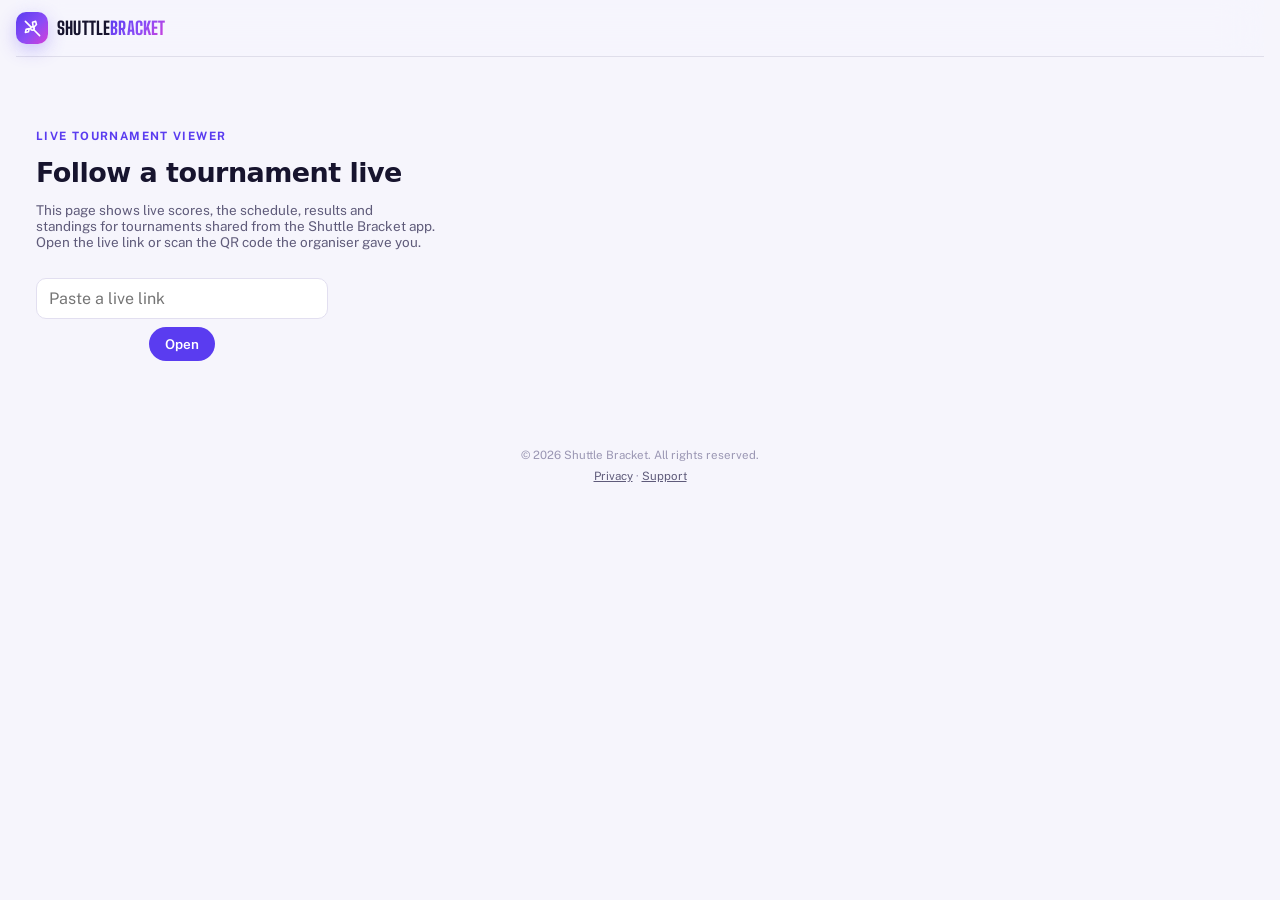
<file: index.html>
<!DOCTYPE html>
<!-- Shuttle Bracket live tournament viewer. Copyright (c) 2026 Ashik Ali Ebrahim Kadher Shahul. All rights reserved. Not open source: no permission is granted to copy, modify or redistribute this code. -->
<html lang="en">
<head>
<meta charset="UTF-8">
<meta name="sb-build" content="0de48be0ba5d">
<meta name="viewport" content="width=device-width, initial-scale=1, viewport-fit=cover">
<title>Shuttle Bracket</title>
<meta name="description" content="Badminton tournament management: registrations, seeded draws, live scoring, scheduling and rankings.">
<link rel="preconnect" href="https://fonts.googleapis.com">
<link rel="stylesheet" href="https://fonts.googleapis.com/css2?family=Big+Shoulders+Display:wght@600;700;800&family=Public+Sans:wght@400;500;600;700&family=JetBrains+Mono:wght@500;600&display=swap">
<style> :root{--bg:#f6f5fc;--surface:#ffffff;--surface-2:#eeecf8;--border:#e2dff0;--ink:#17142e;--muted:#5f5b7a;--faint:#9a96b3;--court:#5a3cf0;--court-ink:#ffffff;--court-soft:#ece8ff;--accent2:#d43fd8;--grad:linear-gradient(135deg,#5a3cf0 0%,#8b4cf6 55%,#d43fd8 100%);--gold:#f2643b;--gold-soft:#ffece5;--danger:#d92d5c;--danger-soft:#fde7ee;--win:#12a37f;--win-soft:#e1f6ef;--live:#f2643b;--shadow: 0 1px 2px rgba(35,24,90,.06), 0 10px 28px rgba(35,24,90,.08);--glow: 0 6px 18px rgba(90,60,240,.28);--radius: 14px;color-scheme: light;}@media (prefers-color-scheme: dark){:root:not([data-theme="light"]){--bg:#0d0b1a;--surface:#171429;--surface-2:#201c37;--border:#2d2848;--ink:#f2f0fb;--muted:#a8a3c6;--faint:#6e6990;--court:#8f7dff;--court-ink:#0d0b1a;--court-soft:#241e4a;--accent2:#ec6cf0;--grad:linear-gradient(135deg,#6d52ff 0%,#9a5cf7 55%,#e052e4 100%);--gold:#ff8a5c;--gold-soft:#34201a;--danger:#ff6b90;--danger-soft:#351725;--win:#3ddbb0;--win-soft:#12302a;--shadow: 0 1px 2px rgba(0,0,0,.35), 0 10px 28px rgba(0,0,0,.4);--glow: 0 6px 20px rgba(143,125,255,.3);}}:root[data-theme="dark"]{--bg:#0d0b1a;--surface:#171429;--surface-2:#201c37;--border:#2d2848;--ink:#f2f0fb;--muted:#a8a3c6;--faint:#6e6990;--court:#8f7dff;--court-ink:#0d0b1a;--court-soft:#241e4a;--accent2:#ec6cf0;--grad:linear-gradient(135deg,#6d52ff 0%,#9a5cf7 55%,#e052e4 100%);--gold:#ff8a5c;--gold-soft:#34201a;--danger:#ff6b90;--danger-soft:#351725;--win:#3ddbb0;--win-soft:#12302a;--shadow: 0 1px 2px rgba(0,0,0,.35), 0 10px 28px rgba(0,0,0,.4);--glow: 0 6px 20px rgba(143,125,255,.3);}*{box-sizing:border-box}html{-webkit-text-size-adjust:100%}body{margin:0;background:var(--bg);color:var(--ink);font-family:"Public Sans",system-ui,-apple-system,Segoe UI,Roboto,sans-serif;-webkit-font-smoothing:antialiased;}h1,h2,h3,h4,.display{font-family:"Big Shoulders Display","Public Sans",sans-serif;font-weight:800;letter-spacing:.01em;text-transform:uppercase;text-wrap:balance;margin:0;}.mono, .score-num, .stat-num{font-family:"JetBrains Mono",ui-monospace,monospace;font-variant-numeric:tabular-nums;}a{color:inherit}button{font:inherit}input,select,textarea{font:inherit}::selection{background:var(--court);color:var(--court-ink)}::-webkit-scrollbar{width:10px;height:10px}::-webkit-scrollbar-thumb{background:var(--border);border-radius:6px}.shell{max-width:1280px;margin:0 auto;padding:0 16px 60px;}.topbar{display:flex;align-items:center;gap:10px;padding:12px 0;border-bottom:1px solid var(--border);margin-bottom:16px;flex-wrap:wrap;position:sticky;top:0;background:var(--bg);z-index:30;}.brand{display:flex;align-items:center;gap:9px;flex:none;}.brand-mark{width:32px;height:32px;border-radius:10px;background:var(--grad);color:#fff;box-shadow:var(--glow);display:flex;align-items:center;justify-content:center;flex:none;}.brand-mark svg{width:19px;height:19px;}.brand-name{font-size:18px;line-height:1;}.brand-name .accent{background:var(--grad);-webkit-background-clip:text;background-clip:text;color:transparent;}.topbar-spacer{flex:1;min-width:6px;}.topbar-group{display:flex;align-items:center;gap:6px;}.role-switch{position:relative;}.role-btn{display:flex;align-items:center;gap:6px;border:1px solid var(--border);background:var(--surface);color:var(--ink);border-radius:10px;padding:7px 10px;font-size:12.5px;font-weight:700;cursor:pointer;}.role-btn svg{width:14px;height:14px;}.role-menu{position:absolute;right:0;top:calc(100% + 6px);background:var(--surface);border:1px solid var(--border);border-radius:12px;box-shadow:var(--shadow);padding:8px;width:250px;z-index:40;display:none;}.role-menu.open{display:block;}.role-menu h4{font-size:10.5px;letter-spacing:.08em;color:var(--muted);text-transform:uppercase;font-family:inherit;font-weight:700;padding:4px 6px;}.role-opt{width:100%;text-align:left;border:none;background:transparent;padding:8px 8px;border-radius:8px;font-size:13px;font-weight:600;cursor:pointer;color:var(--ink);display:flex;align-items:center;justify-content:space-between;}.role-opt:hover{background:var(--surface-2);}.role-opt.active{background:var(--court-soft);color:var(--court);}.role-menu select{width:100%;margin-top:6px;border:1px solid var(--border);background:var(--bg);color:var(--ink);border-radius:8px;padding:8px;}.role-menu .hint{font-size:11px;color:var(--faint);padding:6px 6px 2px;}.icon-toggle-btn{position:relative;appearance:none;border:1px solid var(--border);background:var(--surface);color:var(--muted);width:34px;height:34px;border-radius:10px;display:flex;align-items:center;justify-content:center;cursor:pointer;}.icon-toggle-btn:hover{color:var(--ink);background:var(--surface-2);}.icon-toggle-btn svg{width:16px;height:16px;}.badge-dot{position:absolute;top:-3px;right:-3px;min-width:15px;height:15px;padding:0 3px;border-radius:999px;background:var(--gold);color:#1a1206;font-size:9.5px;font-weight:800;display:flex;align-items:center;justify-content:center;}.theme-toggle{display:flex;gap:2px;background:var(--surface-2);border:1px solid var(--border);border-radius:999px;padding:2px;}.theme-toggle button{border:none;background:transparent;color:var(--muted);width:28px;height:28px;border-radius:999px;cursor:pointer;display:flex;align-items:center;justify-content:center;}.theme-toggle button.active{background:var(--surface);color:var(--ink);box-shadow:var(--shadow);}.theme-toggle svg{width:14px;height:14px;}.search-wrap{position:relative;}.search-box{display:flex;align-items:center;gap:6px;border:1px solid var(--border);background:var(--surface);border-radius:10px;padding:0 10px;height:34px;width:190px;}.search-box svg{width:14px;height:14px;color:var(--faint);flex:none;}.search-box input{border:none;background:none;outline:none;color:var(--ink);font-size:13px;width:100%;}.search-results{position:absolute;left:0;top:calc(100% + 6px);width:320px;max-width:80vw;background:var(--surface);border:1px solid var(--border);border-radius:12px;box-shadow:var(--shadow);max-height:60vh;overflow-y:auto;z-index:40;display:none;}.search-results.open{display:block;}.sr-group h4{font-size:10px;letter-spacing:.08em;text-transform:uppercase;color:var(--muted);padding:8px 12px 2px;font-family:inherit;font-weight:700;}.sr-item{display:block;width:100%;text-align:left;border:none;background:none;padding:8px 12px;font-size:13px;cursor:pointer;color:var(--ink);}.sr-item:hover{background:var(--surface-2);}.sr-item .sr-sub{color:var(--muted);font-size:11.5px;}.sr-empty{padding:16px 12px;color:var(--faint);font-size:12.5px;text-align:center;}.notif-panel{position:absolute;right:0;top:calc(100% + 6px);width:340px;max-width:88vw;background:var(--surface);border:1px solid var(--border);border-radius:12px;box-shadow:var(--shadow);max-height:70vh;overflow-y:auto;z-index:40;display:none;}.notif-panel.open{display:block;}.notif-head{display:flex;align-items:center;justify-content:space-between;padding:10px 12px;border-bottom:1px solid var(--border);position:sticky;top:0;background:var(--surface);}.notif-head h4{font-size:13px;font-family:inherit;font-weight:700;text-transform:none;letter-spacing:0;}.notif-item{padding:10px 12px;border-bottom:1px solid var(--border);font-size:12.5px;display:flex;gap:8px;cursor:pointer;}.notif-item:last-child{border-bottom:none;}.notif-item:hover{background:var(--surface-2);}.notif-item.unread{background:var(--court-soft);}.notif-dot{width:7px;height:7px;border-radius:50%;background:var(--court);flex:none;margin-top:5px;}.notif-item.unread .notif-dot{background:var(--gold);}.notif-item:not(.unread) .notif-dot{background:transparent;}.notif-body p{margin:0;}.notif-time{color:var(--faint);font-size:11px;}.primary-nav{display:flex;gap:4px;flex-wrap:wrap;background:var(--surface-2);padding:4px;border-radius:12px;margin-bottom:16px;}.primary-nav button{border:none;background:transparent;padding:8px 13px;border-radius:9px;font-weight:700;font-size:12px;letter-spacing:.03em;text-transform:uppercase;color:var(--muted);cursor:pointer;white-space:nowrap;}.primary-nav button.active{background:var(--surface);color:var(--court);box-shadow:var(--shadow);}.btn{appearance:none;border:1px solid var(--border);background:var(--surface);color:var(--ink);padding:9px 14px;border-radius:10px;font-weight:600;font-size:13.5px;cursor:pointer;display:inline-flex;align-items:center;gap:7px;white-space:nowrap;}.btn:hover{border-color:var(--faint);}.btn:active{transform:translateY(1px);}.btn svg{width:15px;height:15px;flex:none;}.btn-primary{background:var(--grad);border-color:transparent;color:#fff;box-shadow:var(--glow);}.btn-primary:hover{filter:brightness(1.08);}.btn-ghost{background:transparent;border-color:transparent;padding:8px 10px;}.btn-danger{color:var(--danger);}.btn-sm{padding:6px 10px;font-size:12.5px;border-radius:8px;}.btn-lg{padding:14px 18px;font-size:15px;border-radius:14px;}.btn-block{width:100%;justify-content:center;}.btn[disabled]{opacity:.45;cursor:not-allowed;}.icon-btn{appearance:none;border:1px solid transparent;background:transparent;color:var(--muted);width:30px;height:30px;border-radius:8px;display:flex;align-items:center;justify-content:center;cursor:pointer;flex:none;}.icon-btn:hover{background:var(--surface-2);color:var(--ink);}.icon-btn svg{width:16px;height:16px;}.layout{display:grid;grid-template-columns:250px minmax(0,1fr);gap:18px;align-items:start;}.layout.no-sidebar{grid-template-columns:minmax(0,1fr);}.main, .main-inner{min-width:0;}@media (max-width:860px){.layout{grid-template-columns:minmax(0,1fr);}.sidebar{order:2;position:static;}.main{order:1;}}.panel{background:var(--surface);border:1px solid var(--border);border-radius:var(--radius);box-shadow:var(--shadow);}.sidebar{padding:12px;position:sticky;top:68px;max-height:calc(100vh - 90px);overflow-y:auto;}.sidebar-head{display:flex;align-items:center;justify-content:space-between;margin-bottom:8px;padding:0 2px;}.sidebar-head h2{font-size:12.5px;margin:0;color:var(--muted);letter-spacing:.08em;}.t-list{list-style:none;margin:0;padding:0;display:flex;flex-direction:column;gap:4px;}.t-item{border-radius:10px;}.t-item button{width:100%;text-align:left;background:transparent;color:var(--ink);font:inherit;border:1px solid transparent;border-radius:10px;padding:9px 10px;cursor:pointer;display:flex;flex-direction:column;gap:2px;}.t-item button:hover{background:var(--surface-2);}.t-item.active button{background:var(--court-soft);border-color:var(--court);}.t-name{font-weight:700;font-size:13.5px;}.t-meta{font-size:11px;color:var(--muted);display:flex;gap:6px;align-items:center;flex-wrap:wrap;}.empty-note{font-size:12.5px;color:var(--faint);padding:10px 6px;}.main{min-height:400px;}.main-inner{padding:16px 18px;}.empty-hero{display:flex;flex-direction:column;align-items:flex-start;gap:14px;padding:44px 20px;}.empty-hero .kicker{color:var(--court);font-weight:700;font-size:11.5px;letter-spacing:.12em;text-transform:uppercase;}.empty-hero h2{font-size:27px;margin:0;max-width:24ch;}.empty-hero p{color:var(--muted);max-width:50ch;margin:0;font-size:13.5px;}.empty-hero .hero-actions{display:flex;gap:8px;flex-wrap:wrap;}.t-header{display:flex;align-items:flex-start;justify-content:space-between;gap:12px;margin-bottom:14px;flex-wrap:wrap;}.t-header h2{font-size:24px;margin:0 0 4px;}.t-header .t-sub{color:var(--muted);font-size:12.5px;}.t-header .t-actions{display:flex;gap:8px;flex:0 1 auto;min-width:0;flex-wrap:wrap;}.t-header.page-h > div:first-child{display:none;}.t-header.page-h{justify-content:flex-end;}.t-header.page-h:not(:has(.t-actions > *)){display:none;}.topbar-actions{display:flex;align-items:center;}.topbar-actions:empty{display:none;}.topbar-actions .t-actions{display:flex;gap:8px;flex-wrap:nowrap;}@media (min-width:701px) and (max-width:1279px){.topbar-actions .m-overflow{display:none !important;}.topbar-actions .m-more-btn.mobile-only{display:inline-flex !important;}.topbar{min-width:0;}.topbar .brand{min-width:0;}}@media (max-width:700px){.topbar{flex-wrap:nowrap;}.topbar .brand{min-width:0;}.topbar-group{margin-left:auto;}.topbar-actions .t-actions{gap:6px;}.topbar-actions .btn{width:38px;height:38px;padding:0;justify-content:center;font-size:0;gap:0;border-radius:12px;}.topbar-actions .btn.m-keep{width:auto;padding:0 11px;font-size:12.5px;gap:4px;white-space:nowrap;}.topbar-actions .btn.m-keep svg{width:16px;height:16px;}.topbar .brand-name{font-size:14px;}.topbar .brand-mark{width:34px;height:34px;}.topbar-spacer{min-width:0;}.topbar-actions .btn svg{width:18px;height:18px;}}@media (max-width:389px){.topbar .brand-name{display:none;}}.back-link{display:inline-flex;align-items:center;gap:5px;color:var(--muted);font-size:12.5px;font-weight:600;cursor:pointer;background:none;border:none;padding:4px 0;margin-bottom:8px;}.back-link:hover{color:var(--ink);}.back-link svg{width:14px;height:14px;}.tabs{display:flex;flex-wrap:wrap;gap:4px;background:var(--surface-2);padding:4px;border-radius:11px;margin-bottom:16px;width:fit-content;max-width:100%;}.tab{border:none;background:transparent;padding:8px 14px;border-radius:8px;font-weight:700;font-size:11.5px;letter-spacing:.03em;text-transform:uppercase;color:var(--muted);cursor:pointer;white-space:nowrap;}.tab.active{background:var(--surface);color:var(--court);box-shadow:var(--shadow);}.pill{display:inline-flex;align-items:center;gap:5px;padding:2px 8px;border-radius:999px;font-size:11px;font-weight:600;background:var(--surface-2);color:var(--muted);white-space:nowrap;}.pill.gold{background:var(--gold-soft);color:var(--gold);}.pill.court{background:var(--court-soft);color:var(--court);}.pill.danger{background:var(--danger-soft);color:var(--danger);}.pill.live{background:var(--gold-soft);color:var(--gold);animation:pulse 1.6s ease-in-out infinite;}@keyframes pulse{0%,100%{opacity:1}50%{opacity:.55}}.sponsor-ticker{display:flex;align-items:center;gap:10px;background:var(--surface);border:1px solid var(--border);border-radius:11px;padding:7px 12px;margin:-6px 0 16px;overflow:hidden;}.st-label{flex:none;font-size:10.5px;font-weight:800;letter-spacing:.08em;text-transform:uppercase;color:var(--court);}.st-viewport{flex:1;min-width:0;overflow:hidden;-webkit-mask-image:linear-gradient(90deg,transparent 0,#000 24px,#000 calc(100% - 24px),transparent 100%);mask-image:linear-gradient(90deg,transparent 0,#000 24px,#000 calc(100% - 24px),transparent 100%);}.st-track{display:flex;width:max-content;animation:st-scroll var(--st-dur,20s) linear infinite;}.st-run{display:flex;align-items:center;flex:none;white-space:nowrap;font-size:13px;font-weight:700;color:var(--ink);}.st-run span{padding:0 14px;}.st-run i{font-style:normal;color:var(--accent2);}.sponsor-ticker:hover .st-track{animation-play-state:paused;}@keyframes st-scroll{from{transform:translateX(0);}to{transform:translateX(-50%);}}@media (prefers-reduced-motion: reduce){.st-viewport{-webkit-mask-image:none;mask-image:none;}.st-track{animation:none;width:auto;}.st-run{flex:1 1 auto;min-width:0;white-space:normal;flex-wrap:wrap;row-gap:4px;}.st-run > i:last-child{display:none;}.st-run[aria-hidden="true"]{display:none;}}.filter-bar .btn-clear-filters{color:var(--muted);}.filter-bar .btn-clear-filters svg{width:13px;height:13px;}html{touch-action:manipulation;}.cat-grid{display:grid;grid-template-columns:repeat(auto-fill,minmax(230px,1fr));gap:12px;}.cat-card{border:1px solid var(--border);border-radius:12px;padding:14px;cursor:pointer;background:var(--surface);position:relative;transition:border-color .12s;}.cat-card:hover{border-color:var(--court);}.cat-card h3{font-size:15px;margin:0 0 6px;text-transform:none;letter-spacing:0;font-family:"Public Sans";font-weight:700;}.cat-card .cat-meta{color:var(--muted);font-size:11.5px;display:flex;gap:6px;flex-wrap:wrap;}.cat-card .cat-del{position:absolute;top:8px;right:8px;}.cat-card .cat-del + h3{padding-right:30px;}.cat-card:active{border-color:var(--court);background:var(--surface-2);}.stat-tile[data-tab]{cursor:pointer;}.stat-tile[data-tab]:active{border-color:var(--court);}@media (hover:hover) and (pointer:fine){.cat-card .cat-del{opacity:0;}.cat-card:hover .cat-del, .cat-card:focus-within .cat-del{opacity:1;}}[data-open-match], [data-open-event], [data-open-player], [data-open-tournament], [data-open-tab], [data-open-club], [data-select-tournament], [data-back-events], [data-close]{cursor:pointer;}.card{border:1px solid var(--border);border-radius:12px;padding:14px;background:var(--surface);}.card + .card{margin-top:10px;}.row{display:flex;align-items:center;gap:10px;}.row.between{justify-content:space-between;}.row.wrap{flex-wrap:wrap;}.stat-grid{display:grid;grid-template-columns:repeat(auto-fit,minmax(140px,1fr));gap:10px;margin-bottom:18px;}.stat-tile{border:1px solid var(--border);border-radius:12px;padding:12px 14px;background:var(--surface);}.stat-tile .stat-num{font-size:24px;font-weight:700;line-height:1.1;}.stat-tile .stat-label{color:var(--muted);font-size:11px;margin-top:3px;letter-spacing:.02em;}.stat-tile.accent .stat-num{background:var(--grad);-webkit-background-clip:text;background-clip:text;color:transparent;}.stat-tile.gold .stat-num{color:var(--gold);}.bar-row{display:flex;align-items:center;gap:10px;margin-bottom:8px;}.bar-row .bar-label{width:110px;flex:none;font-size:12px;color:var(--muted);}.bar-track{flex:1;height:9px;border-radius:5px;background:var(--surface-2);overflow:hidden;}.bar-fill{height:100%;background:var(--court);border-radius:5px;}.bar-row .bar-num{width:64px;flex:none;text-align:right;font-size:12px;color:var(--muted);}.ring-wrap{display:flex;align-items:center;gap:14px;}.ring-label{font-size:12px;color:var(--muted);}.ring-label strong{color:var(--ink);display:block;font-size:15px;}.section-h{display:flex;align-items:center;justify-content:space-between;gap:10px;margin:22px 0 10px;flex-wrap:wrap;}.section-h h3{font-size:16px;text-transform:none;letter-spacing:0;font-family:"Public Sans";font-weight:700;}.section-h:first-child{margin-top:0;}details.month-grp > summary, .t-month-grp > details > summary{list-style:none;cursor:pointer;-webkit-user-select:none;user-select:none;-webkit-tap-highlight-color:transparent;}details.month-grp > summary::-webkit-details-marker, .t-month-grp > details > summary::-webkit-details-marker{display:none;}.month-chev{flex:none;transition:transform .18s ease;color:var(--muted);}details[open] > summary .month-chev{transform:rotate(90deg);}.section-h.month-h{margin:6px 0;padding:8px 0;}.section-h.month-h h3{display:flex;align-items:center;gap:8px;}details.month-grp[open] > .cat-grid{margin-bottom:12px;}.month-label{display:flex;align-items:center;gap:8px;font-size:11px;font-weight:800;letter-spacing:.07em;text-transform:uppercase;color:var(--muted);padding:9px 0;margin:2px 0;}.month-label .month-n{font-weight:700;letter-spacing:0;color:var(--faint);background:var(--surface-2);border-radius:999px;padding:1px 7px;font-size:10.5px;}.t-list .t-month-grp{list-style:none;}.plan-ev{border:1px solid var(--border);border-radius:12px;padding:10px 12px;background:var(--surface);margin-bottom:8px;}.plan-ev-h{display:flex;align-items:baseline;justify-content:space-between;gap:8px;margin-bottom:8px;}.plan-ev-h .sub-txt{font-size:12px;}.plan-sels{display:grid;grid-template-columns:repeat(auto-fit, minmax(140px,1fr));gap:8px;}.plan-sel{display:flex;flex-direction:column;gap:3px;font-size:11px;font-weight:800;letter-spacing:.05em;text-transform:uppercase;color:var(--muted);}.plan-sel select{width:100%;text-transform:none;letter-spacing:0;font-weight:600;font-size:13px;}.plan-warn{display:flex;gap:6px;align-items:flex-start;color:var(--danger);font-size:12px;margin-top:8px;}.plan-warn svg, .plan-ok svg, .plan-bad svg{width:14px;height:14px;flex:none;}.plan-day{border:1px solid var(--border);border-radius:12px;padding:10px 12px;background:var(--surface);margin-bottom:8px;}.plan-day-h{display:flex;justify-content:space-between;gap:8px;align-items:baseline;margin-bottom:6px;}.plan-list{list-style:none;margin:0 0 6px;padding:0;}.plan-list li{display:flex;gap:8px;padding:5px 0;border-bottom:1px solid var(--border);font-size:13px;}.plan-list li:last-child{border-bottom:none;}.plan-list .grow{flex:1;min-width:0;font-weight:600;}.plan-day-f{display:flex;align-items:center;justify-content:space-between;gap:8px;flex-wrap:wrap;margin-top:4px;}.plan-ok, .plan-bad{display:inline-flex;align-items:center;gap:5px;font-size:12px;font-weight:700;}.plan-ok{color:var(--win);}.plan-bad{color:var(--danger);}.plan-courts{display:flex;flex-wrap:wrap;align-items:center;gap:5px;margin-top:8px;}.plan-courts-l{font-size:11px;font-weight:800;letter-spacing:.05em;text-transform:uppercase;color:var(--muted);margin-right:2px;}.plan-chip{border:1px solid var(--border);background:var(--surface-2);color:var(--ink);border-radius:999px;padding:4px 11px;font:inherit;font-size:12.5px;font-weight:700;cursor:pointer;min-width:34px;}.plan-chip.on{background:var(--court);border-color:var(--court);color:var(--court-ink);}.plan-chip:disabled{opacity:.5;cursor:default;}.plan-list .grow small{display:block;font-weight:600;color:var(--muted);font-size:11.5px;}.bd-head small.bd-evs{color:var(--court);font-weight:800;}.plan-li{display:flex;gap:8px;width:100%;}.plan-list li{flex-direction:column;}.plan-off{display:flex;align-items:center;gap:6px;flex-wrap:wrap;color:var(--danger);font-size:12px;font-weight:600;margin-top:4px;}.plan-off svg{width:14px;height:14px;flex:none;}.plan-off .btn{margin-left:auto;}.plan-free{margin:4px 0 2px;font-size:12.5px;}.plan-free > summary{cursor:pointer;color:var(--court);font-weight:700;padding:4px 0;}.plan-free-row{display:flex;gap:8px;padding:4px 0;border-top:1px solid var(--border);}.plan-free-row b{flex:none;width:64px;}.plan-free-row span{color:var(--muted);font-family:"JetBrains Mono",ui-monospace,monospace;font-size:11.5px;line-height:1.6;}.plan-day-btns{display:inline-flex;gap:6px;flex-wrap:wrap;margin-left:auto;}.plan-days-h{display:flex;align-items:center;justify-content:space-between;gap:8px;}.plan-days-h .btn{text-transform:none;letter-spacing:0;}.sch-day.planned{box-shadow:inset 0 -3px 0 var(--court);}.bd-acts{display:inline-flex;gap:6px;flex-wrap:wrap;}.t-list .t-month{display:flex;align-items:center;gap:6px;font-size:10.5px;font-weight:800;letter-spacing:.07em;text-transform:uppercase;color:var(--muted);padding:9px 10px 5px;border-radius:8px;}.t-list .t-month:hover{background:var(--surface-2);}.t-list .t-month .grow{flex:1;}.t-list .t-month .month-n{font-weight:700;letter-spacing:0;color:var(--faint);}.t-list .t-month-grp > details > .t-list{margin-bottom:6px;}.list-row{display:flex;align-items:center;gap:10px;padding:10px 12px;border:1px solid var(--border);border-radius:10px;margin-bottom:8px;background:var(--surface);flex-wrap:wrap;}.list-row .main-txt{font-weight:600;font-size:13.5px;}.list-row .sub-txt{color:var(--muted);font-size:11.5px;}.list-row .grow{flex:1;min-width:120px;}.seed-tag{display:inline-block;min-width:16px;margin-right:6px;padding:0 4px;border-radius:6px;background:var(--court-soft);color:var(--court);font-size:10.5px;font-weight:800;text-align:center;font-style:normal;}.seed-badge{width:24px;height:24px;border-radius:999px;background:var(--court-soft);color:var(--court);font-weight:700;font-size:11.5px;display:flex;align-items:center;justify-content:center;flex:none;}.avatar{width:30px;height:30px;border-radius:999px;background:var(--surface-2);color:var(--muted);font-weight:700;font-size:12px;display:flex;align-items:center;justify-content:center;flex:none;overflow:hidden;}.avatar img{width:100%;height:100%;object-fit:cover;}.draw-banner{display:flex;align-items:center;justify-content:space-between;gap:12px;padding:12px 14px;border-radius:12px;background:var(--court-soft);border:1px solid var(--court);margin-top:14px;flex-wrap:wrap;}.draw-banner p{margin:0;font-size:13px;color:var(--ink);}.draw-banner strong{color:var(--court);}.generated-note{display:flex;align-items:center;gap:8px;color:var(--court);font-weight:700;font-size:13px;padding:10px 2px;}.conflict-warn{display:flex;gap:8px;align-items:flex-start;padding:10px 12px;border-radius:10px;background:var(--danger-soft);color:var(--danger);font-size:12.5px;font-weight:600;margin-top:8px;}.conflict-warn svg{width:15px;height:15px;flex:none;margin-top:1px;}.bracket-wrap{overflow-x:auto;padding-bottom:10px;}.bracket{position:relative;display:flex;gap:36px;padding:6px 6px 20px;}.bracket-lines{position:absolute;top:0;left:0;pointer-events:none;overflow:visible;}.bracket-lines path{fill:none;stroke:var(--border);stroke-width:2;}.round-col{display:flex;flex-direction:column;justify-content:space-around;gap:14px;flex:1 1 0;min-width:150px;max-width:230px;}.round-label{text-align:center;font-size:10.5px;letter-spacing:.1em;color:var(--muted);font-weight:700;text-transform:uppercase;margin-bottom:2px;}.match-card{border:1px solid var(--border);border-radius:12px;background:var(--surface);overflow:hidden;cursor:default;}.match-card.playable, .match-card[data-open-match]{cursor:pointer;}.match-card.playable:hover{border-color:var(--court);}.m-slot{display:flex;align-items:center;justify-content:space-between;padding:7px 9px;font-size:12.5px;gap:6px;}.m-slot + .m-slot{border-top:1px solid var(--border);}.m-slot .name{font-weight:600;overflow:hidden;text-overflow:ellipsis;white-space:nowrap;}.m-slot.tbd .name{color:var(--faint);font-weight:500;font-style:italic;}.m-slot.winner .name{color:var(--court);}.m-slot .score{font-size:11.5px;color:var(--muted);flex:none;}.m-status{font-size:9.5px;text-align:center;padding:3px;letter-spacing:.08em;text-transform:uppercase;color:var(--faint);background:var(--surface-2);}.m-status.bye{color:var(--gold);}.m-status.live{color:var(--gold);font-weight:700;}.bracket-section{margin-bottom:26px;}.bracket-section h4{font-size:13px;text-transform:uppercase;letter-spacing:.08em;color:var(--muted);margin-bottom:10px;font-family:inherit;font-weight:700;}.bracket-section.wb h4{color:var(--court);}.bracket-section.lb h4{color:var(--danger);}.bracket-section.gf h4{color:var(--gold);}.group-grid{display:grid;grid-template-columns:repeat(auto-fit,minmax(280px,1fr));gap:14px;}.group-card h4{font-size:13px;text-transform:uppercase;letter-spacing:.06em;margin-bottom:8px;font-family:inherit;font-weight:700;color:var(--muted);}table.standings, table.data-table{width:100%;border-collapse:collapse;font-size:12.5px;}table.standings th, table.data-table th{text-align:left;font-size:10.5px;letter-spacing:.06em;text-transform:uppercase;color:var(--muted);padding:8px 9px;border-bottom:1px solid var(--border);white-space:nowrap;}table.standings td, table.data-table td{padding:8px 9px;border-bottom:1px solid var(--border);}table.standings td.num, table.standings th.num, table.data-table td.num, table.data-table th.num{text-align:right;}table.standings tr:last-child td, table.data-table tr:last-child td{border-bottom:none;}table.standings tr.rank-1 .rk{color:var(--gold);font-weight:800;}.table-scroll{overflow-x:auto;}.empty-tab{padding:36px 12px;text-align:center;color:var(--muted);font-size:13px;}.loading-tab{padding:36px 12px;text-align:center;color:var(--faint);font-size:13px;}.error-inline{padding:9px 12px;border-radius:9px;background:var(--danger-soft);color:var(--danger);font-size:12.5px;font-weight:600;margin:8px 0;display:flex;gap:8px;align-items:center;}.error-inline svg{width:14px;height:14px;flex:none;}.filter-bar{display:flex;gap:8px;flex-wrap:wrap;margin-bottom:14px;align-items:center;}.filter-bar select, .filter-bar input{border:1px solid var(--border);background:var(--surface);color:var(--ink);border-radius:9px;padding:7px 9px;font-size:12.5px;}.export-row{display:flex;gap:8px;flex-wrap:wrap;margin-bottom:14px;}.sched-scroll{overflow-x:auto;}table.sched-grid{border-collapse:collapse;width:100%;min-width:640px;}table.sched-grid th{background:var(--surface-2);font-size:11px;text-transform:uppercase;letter-spacing:.05em;color:var(--muted);padding:8px;border:1px solid var(--border);white-space:nowrap;}table.sched-grid td{border:1px solid var(--border);padding:5px;vertical-align:top;min-width:130px;}.sched-cell-match{border-radius:8px;background:var(--court-soft);padding:6px 7px;font-size:11px;cursor:pointer;margin-bottom:4px;}.sched-cell-match:hover{filter:brightness(0.97);}.sched-cell-match.live{background:var(--gold-soft);}.sched-time-col{font-size:11px;color:var(--muted);font-weight:700;white-space:nowrap;}.court-chip{display:inline-flex;align-items:center;gap:6px;border:1px solid var(--border);border-radius:10px;padding:8px 10px;font-size:12.5px;font-weight:600;background:var(--surface);}.court-chip.inactive{opacity:.5;}.court-chip .cc-txt{display:inline-flex;flex-direction:column;line-height:1.2;}.court-chip .cc-txt small{font-size:11px;font-weight:600;color:var(--muted);}.court-days{display:grid;grid-template-columns:repeat(auto-fill, minmax(130px,1fr));gap:6px 12px;}.bd-cell.closed{background:repeating-linear-gradient(135deg, transparent 0 6px, var(--fill) 6px 8px);color:var(--muted);cursor:default;align-items:center;justify-content:center;font-weight:600;}.bd-head small{display:block;font-size:9.5px;font-weight:600;color:var(--muted);white-space:nowrap;overflow:hidden;text-overflow:ellipsis;}.court-list{display:flex;gap:8px;flex-wrap:wrap;}.live-screen{display:flex;flex-direction:column;gap:10px;}.live-topinfo{display:flex;align-items:center;justify-content:space-between;gap:8px;flex-wrap:wrap;}.live-games-strip{display:flex;gap:6px;flex-wrap:wrap;}.live-game-chip{padding:4px 9px;border-radius:8px;background:var(--surface-2);font-size:12px;font-weight:700;}.live-court-card{display:flex;flex-direction:column;gap:12px;}.live-score-board{display:grid;grid-template-columns:1fr 1fr;gap:10px;}.live-side{border:1px solid var(--border);border-radius:16px;padding:16px 10px;text-align:center;display:flex;flex-direction:column;gap:10px;background:var(--surface);}.live-side .side-name{font-size:13px;font-weight:700;overflow:hidden;text-overflow:ellipsis;white-space:nowrap;}.live-side .side-score{font-size:64px;font-weight:800;font-family:"Big Shoulders Display";line-height:1;}.big-btn{appearance:none;border:none;border-radius:16px;background:var(--court);color:var(--court-ink);font-weight:800;font-size:17px;padding:20px 8px;cursor:pointer;width:100%;touch-action:manipulation;}.big-btn:active{filter:brightness(1.15);transform:scale(.98);}.live-controls{display:flex;gap:8px;flex-wrap:wrap;}.live-controls .btn{flex:1;min-width:100px;justify-content:center;padding:12px;}dialog{border:none;border-radius:16px;padding:0;background:var(--surface);color:var(--ink);box-shadow:0 20px 60px rgba(0,0,0,.25);width:min(480px,92vw);max-height:88vh;}dialog::backdrop{background:rgba(16,10,40,.5);backdrop-filter:blur(3px);}.dlg-head{display:flex;align-items:center;justify-content:space-between;padding:16px 18px;border-bottom:1px solid var(--border);}.dlg-head h3{font-size:16px;margin:0;text-transform:none;letter-spacing:0;font-family:"Public Sans";font-weight:700;}.dlg-body{padding:16px 18px;display:flex;flex-direction:column;gap:12px;max-height:64vh;overflow-y:auto;}.dlg-foot{display:flex;justify-content:flex-end;gap:8px;padding:14px 18px;border-top:1px solid var(--border);flex-wrap:wrap;}[hidden]{display:none !important;}.field{display:flex;flex-direction:column;gap:5px;}.field label{font-size:12px;font-weight:600;color:var(--muted);}.field input, .field select, .field textarea{border:1px solid var(--border);background:var(--bg);color:var(--ink);border-radius:9px;padding:9px 10px;font-size:14px;font-family:inherit;width:100%;}.field input:focus, .field select:focus, .field textarea:focus{outline:2px solid var(--court);outline-offset:-1px;}.field-row{display:flex;gap:10px;}.field-row .field{flex:1;min-width:0;}.date-field{position:relative;}.date-field input.date-input{padding-right:34px;cursor:pointer;background:var(--bg);width:100%;box-sizing:border-box;}.date-field .date-ic{position:absolute;right:9px;top:50%;transform:translateY(-50%);width:16px;height:16px;color:var(--muted);pointer-events:none;}.dp-popover{position:fixed;z-index:999;width:264px;background:var(--surface);border:1px solid var(--border);border-radius:12px;box-shadow:var(--shadow);padding:10px;}.dp-head{display:flex;align-items:center;justify-content:space-between;margin-bottom:6px;}.dp-month{font-weight:700;font-size:13px;}.dp-head .icon-btn{width:26px;height:26px;}.dp-dow{display:grid;grid-template-columns:repeat(7,1fr);text-align:center;font-size:10px;font-weight:700;color:var(--muted);letter-spacing:.04em;margin-bottom:2px;}.dp-grid{display:grid;grid-template-columns:repeat(7,1fr);gap:2px;}.dp-cell{height:30px;display:flex;align-items:center;justify-content:center;}.dp-empty{visibility:hidden;}button.dp-day{border:none;background:transparent;color:var(--ink);border-radius:8px;font-size:12.5px;font-family:inherit;cursor:pointer;}button.dp-day:hover{background:var(--surface-2);}button.dp-day.dp-today{font-weight:700;color:var(--court);}button.dp-day.dp-sel{background:var(--court);color:#fff;}button.dp-day:disabled{color:var(--faint);opacity:.45;cursor:default;background:transparent;}.dp-foot{display:flex;justify-content:space-between;margin-top:8px;gap:8px;}.dp-foot .btn{flex:1;}.helptext{font-size:11.5px;color:var(--faint);}.am-warn{background:color-mix(in srgb, var(--gold) 12%, transparent);color:var(--ink);border-radius:10px;padding:9px 11px;font-size:12.5px;margin-bottom:10px;}.am-final-teams{display:grid;grid-template-columns:1fr auto 1fr;gap:8px;align-items:center;margin-top:12px;}.am-final-team{display:flex;flex-direction:column;gap:6px;min-width:0;}.am-final-team select{width:100%;min-width:0;padding:9px 8px;border-radius:10px;border:1px solid var(--border);background:var(--bg);color:var(--ink);font:inherit;font-size:13px;}.am-final-lbl{font-size:11px;font-weight:700;letter-spacing:.06em;text-transform:uppercase;color:var(--muted);}.am-final-vs{font-weight:800;color:var(--muted);font-size:12px;padding-top:18px;}.am-final-card{border-radius:16px;padding:14px;background:linear-gradient(135deg, color-mix(in srgb, var(--court) 10%, var(--surface)), color-mix(in srgb, #d43fd8 8%, var(--surface)));border:1px solid color-mix(in srgb, var(--court) 22%, var(--border));margin-bottom:14px;}.am-final-card .row-h{display:flex;align-items:center;justify-content:space-between;gap:8px;margin-bottom:8px;}.am-final-btns{display:flex;flex-wrap:wrap;justify-content:flex-end;gap:6px;}.am-final-card h4{margin:0;font-size:15px;font-weight:800;}.sb-champ{display:flex;align-items:center;gap:6px;margin-top:8px;padding-top:8px;border-top:1px solid var(--border);font-size:13px;font-weight:700;color:var(--court);}.sb-champ svg{width:16px;height:16px;flex:none;}@media (max-width:420px){.am-final-teams{grid-template-columns:1fr;}.am-final-vs{padding:0;text-align:center;}}.toast-host{position:fixed;bottom:18px;left:50%;transform:translateX(-50%);display:flex;flex-direction:column;gap:8px;z-index:80;width:min(360px,92vw);align-items:center;pointer-events:none;}.toast{background:var(--ink);color:var(--bg);padding:9px 16px;border-radius:999px;font-size:12.5px;font-weight:600;box-shadow:var(--shadow);text-align:center;}.toast.error{background:var(--danger);color:#fff;}html{-webkit-text-size-adjust:100%;text-size-adjust:100%;}.t-header > div:first-child{min-width:0;}.t-header h2{overflow-wrap:anywhere;}@media (pointer:coarse){input:not([type=checkbox]):not([type=radio]):not([type=range]), select, textarea{font-size:16px !important;}}.score-summary{text-align:center;font-size:11.5px;color:var(--muted);margin:4px 0 10px;}.game-block{border:1px solid var(--border);border-radius:12px;padding:8px 12px 6px;margin-bottom:10px;background:var(--bg);}.game-block .g-label{font-size:10.5px;font-weight:800;letter-spacing:.06em;text-transform:uppercase;color:var(--muted);margin-bottom:2px;}.score-row{display:flex;align-items:center;gap:10px;padding:4px 0;}.score-row .who{flex:1;min-width:0;font-size:13.5px;font-weight:600;line-height:1.25;overflow-wrap:anywhere;}.stepper{display:flex;align-items:center;gap:6px;flex:none;}.stepper button{width:40px;height:40px;border-radius:10px;border:1px solid var(--border);background:var(--surface);color:var(--ink);font-size:20px;font-weight:700;line-height:1;cursor:pointer;touch-action:manipulation;padding:0;}.stepper button:active{background:var(--surface-2);}.score-input{width:58px;height:40px;text-align:center;font-size:18px;font-weight:700;border:1px solid var(--border);border-radius:10px;background:var(--surface);color:var(--ink);padding:0;-moz-appearance:textfield;appearance:textfield;}.score-input::-webkit-inner-spin-button, .score-input::-webkit-outer-spin-button{-webkit-appearance:none;margin:0;}.score-input:focus{outline:2px solid var(--court);outline-offset:1px;caret-color:transparent;}.score-input{-webkit-touch-callout:none;}.game-winner-note:empty{display:none;}.game-winner-note.bad{color:var(--danger) !important;}.score-summary.bad{color:var(--danger);font-weight:700;}.reg-banner{display:flex;gap:8px;align-items:flex-start;border-radius:10px;padding:10px 12px;font-size:13px;margin-bottom:12px;}.reg-banner svg{width:16px;height:16px;flex:none;margin-top:1px;}.org-banner{background:var(--court-soft);color:var(--ink);}.org-banner svg{color:var(--court);}.org-acts .org-note{font-size:11.5px;color:var(--muted);flex:1;min-width:0;}.org-acts .org-note.late{color:var(--danger);}.org-score{display:flex;flex-direction:column;gap:10px;}.org-grid{display:grid;grid-template-columns:auto minmax(0,1fr) minmax(0,1fr);gap:8px 10px;align-items:center;}.org-nm{font-weight:700;font-size:13px;text-align:center;overflow-wrap:anywhere;line-height:1.25;}.org-gl{font-size:11px;font-weight:800;text-transform:uppercase;letter-spacing:.05em;color:var(--muted);white-space:nowrap;}.org-side{display:flex;align-items:center;gap:4px;justify-content:center;}.org-pm{width:40px;height:42px;user-select:none;-webkit-user-select:none;-webkit-touch-callout:none;border-radius:10px;border:1px solid var(--border);background:var(--surface-2);color:var(--ink);font-size:20px;font-weight:700;cursor:pointer;flex:none;touch-action:manipulation;}.org-pm:active{border-color:var(--court);}.org-score input.org-num{width:48px;min-width:0;text-align:center;font-family:"JetBrains Mono",ui-monospace,monospace;font-size:22px;font-weight:800;padding:6px 0;color:var(--ink);font-variant-numeric:tabular-nums;background:transparent;border:1px solid transparent;border-radius:8px;-webkit-appearance:none;appearance:none;box-shadow:none;}.org-score input.org-num:focus{outline:none;border-color:var(--court);background:var(--surface);}.org-msg{font-weight:700;font-size:13px;}.org-msg.won{color:var(--win);}.org-msg.bad{color:var(--danger);}.reg-banner.open{background:var(--court-soft);color:var(--ink);}.reg-banner.closed{background:var(--surface-2);color:var(--muted);}.late-note{display:flex;gap:6px;align-items:flex-start;margin:8px 0 0;color:var(--gold, #a86b00);}.late-note svg{width:14px;height:14px;flex:none;margin-top:2px;}.list-row select{border:1px solid var(--border);background:var(--surface);color:var(--ink);border-radius:9px;padding:8px 10px;font-size:13px;font-family:inherit;max-width:100%;}@media (max-width:700px){.list-row.wrap select{flex:1 1 100%;min-width:0 !important;}}.follow-bar{display:flex;align-items:center;gap:10px;background:var(--surface);border:1px solid var(--border);border-radius:14px;padding:8px 10px 8px 12px;margin:0 0 12px;box-shadow:var(--shadow);}.follow-bar.on{border-color:transparent;background:linear-gradient(var(--surface),var(--surface)) padding-box, var(--grad) border-box;border:2px solid transparent;}.follow-bar .follow-ic{width:30px;height:30px;border-radius:50%;background:var(--grad);color:#fff;display:flex;align-items:center;justify-content:center;flex:none;}.follow-bar .follow-ic svg{width:16px;height:16px;}.follow-bar select{flex:1;min-width:0;border:none;background:transparent;color:var(--ink);font:inherit;font-size:14px;font-weight:600;padding:6px 0;outline:none;}.follow-note{display:flex;align-items:center;gap:8px;background:var(--court-soft);color:var(--ink);border-radius:10px;padding:8px 10px;margin-bottom:12px;font-size:13px;}.follow-note svg{width:15px;height:15px;color:var(--court);flex:none;}.follow-note span{flex:1;min-width:0;}tr.me-row td{background:var(--court-soft);font-weight:700;}tr.me-row td:first-child{box-shadow:inset 3px 0 0 var(--court);}.me-match{outline:2px solid var(--court);outline-offset:1px;box-shadow:var(--glow) !important;}.follow-hero{background:var(--grad);color:#fff;border-radius:18px;padding:18px;margin-bottom:6px;box-shadow:var(--glow);}.follow-hero .fh-name{font-size:22px;font-weight:800;letter-spacing:-.01em;}.follow-hero .fh-sub{opacity:.85;font-size:13px;margin-top:2px;min-height:4px;}.follow-hero .fh-stats{display:grid;grid-template-columns:repeat(4,minmax(0,1fr));gap:8px;margin-top:14px;}.follow-hero .fh-stats div{background:rgba(255,255,255,.16);border-radius:12px;padding:8px 6px;text-align:center;}.follow-hero .fh-stats b{display:block;font-size:17px;font-family:"JetBrains Mono",ui-monospace,monospace;}.follow-hero .fh-stats span{font-size:10.5px;opacity:.9;text-transform:uppercase;letter-spacing:.04em;}.fm-row .wl{width:30px;height:30px;border-radius:9px;display:flex;align-items:center;justify-content:center;font-weight:800;font-size:13px;flex:none;}.fm-row .wl svg{width:15px;height:15px;}.fm-row .wl.w{background:var(--win-soft);color:var(--win);}.fm-row .wl.l{background:var(--danger-soft);color:var(--danger);}.fm-row .wl.live{background:var(--gold-soft);color:var(--gold);}.fm-row .wl.next{background:var(--court-soft);color:var(--court);}.fm-row .fm-score{font-weight:700;font-size:13px;text-align:right;flex:none;max-width:36%;line-height:1.35;}.fm-row .fm-score span{display:inline-block;white-space:nowrap;}.vw-player{width:100%;text-align:left;font:inherit;color:var(--ink);cursor:pointer;flex-wrap:nowrap;}.vw-player.me{border-color:var(--court);}.vw-player .vw-rec{font-weight:800;font-size:14px;text-align:right;line-height:1.1;}.vw-player .vw-rec small{display:block;font-size:10.5px;font-weight:600;color:var(--muted);}.vw-player .vw-chev{color:var(--faint);font-size:20px;line-height:1;}.link-name{border:0;background:none;padding:0;font:inherit;color:inherit;cursor:pointer;text-align:left;text-decoration:underline;text-decoration-color:color-mix(in srgb, currentColor 30%, transparent);text-underline-offset:3px;}.st-mv{display:block;font-size:9.5px;font-weight:800;line-height:1.1;margin-top:1px;letter-spacing:0;}.st-mv.up{color:var(--win);}.st-mv.down{color:var(--danger);}.st-mv.same{color:var(--faint);}table.standings.st-prog td{vertical-align:middle;}.ps-form.st-form{flex-wrap:nowrap;gap:2px;}.st-form .ps-wl{width:16px;height:16px;border-radius:4px;font-size:9px;}.st-none{color:var(--faint);}.st-legend{margin-top:6px;font-size:11.5px;}.ps-wrap{display:flex;flex-direction:column;gap:12px;min-width:0;}.ps-tabs{display:flex;gap:3px;padding:3px;background:var(--surface-2);border-radius:11px;}.ps-tabs button{flex:1;border:0;background:transparent;padding:7px 4px;border-radius:8px;font:inherit;font-size:12.5px;font-weight:700;color:var(--muted);cursor:pointer;}.ps-tabs button.on{background:var(--surface);color:var(--ink);box-shadow:0 1px 3px rgba(0,0,0,.14);}.ps-pane{display:flex;flex-direction:column;gap:10px;min-width:0;}.ps-pane[hidden]{display:none;}.ps-h{font-size:11px;font-weight:800;letter-spacing:.06em;text-transform:uppercase;color:var(--muted);margin:4px 0 -2px;}.ps-h-note{font-weight:600;letter-spacing:0;text-transform:none;color:var(--faint);margin-left:4px;}.ps-sub{font-size:12px;line-height:1.4;color:var(--muted);}.ps-form{display:flex;gap:4px;flex-wrap:wrap;}td.num .ps-form{justify-content:flex-end;}.ps-wl{width:22px;height:22px;border-radius:6px;display:inline-flex;align-items:center;justify-content:center;font-size:11px;font-weight:800;flex:none;}.ps-wl.w{background:var(--win-soft);color:var(--win);}.ps-wl.l{background:var(--danger-soft);color:var(--danger);}.ps-cols{display:grid;grid-template-columns:repeat(2,minmax(0,1fr));gap:12px;}.ps-cols > div{display:flex;flex-direction:column;gap:6px;min-width:0;}@media (max-width:520px){.ps-cols{grid-template-columns:minmax(0,1fr);}}.ps-opp{display:flex;align-items:center;gap:10px;width:100%;text-align:left;padding:9px 11px;border:1px solid var(--border);border-radius:10px;background:var(--surface);color:var(--ink);font:inherit;cursor:pointer;}.ps-opp:active{border-color:var(--court);}.ps-opp .grow, .ps-match .grow{flex:1;min-width:0;}.ps-opp .nm, .ps-match .nm{font-weight:700;font-size:13.5px;overflow-wrap:anywhere;}.ps-opp .rec{font-weight:800;font-size:15px;flex:none;}.ps-opp.best .rec, .ps-table td.up{color:var(--win);}.ps-opp.worst .rec, .ps-table td.down{color:var(--danger);}.ps-tap tbody tr{cursor:pointer;}.ps-tap tbody tr:active td{background:var(--surface-2);}.ps-match{display:flex;align-items:center;gap:10px;padding:8px 0;border-bottom:1px solid var(--border);}.ps-match:last-child{border-bottom:none;}.ps-match .score{font-size:12.5px;font-weight:700;white-space:nowrap;flex:none;}.ps-h2h-hero{display:grid;grid-template-columns:minmax(0,1fr) auto minmax(0,1fr);align-items:center;gap:8px;padding:14px 10px;border-radius:14px;background:var(--grad);color:#fff;text-align:center;box-shadow:var(--glow);}.ps-h2h-hero .nm{font-weight:800;font-size:14px;line-height:1.25;overflow-wrap:anywhere;}.ps-h2h-hero .ps-link{border:0;background:transparent;color:inherit;font-family:inherit;cursor:pointer;text-decoration:underline;text-decoration-color:rgba(255,255,255,.5);text-underline-offset:3px;padding:0;}.ps-h2h-hero .score{font-size:28px;font-weight:800;line-height:1.1;white-space:nowrap;}.ps-h2h-hero .cap{font-size:10.5px;opacity:.9;text-transform:uppercase;letter-spacing:.05em;}table.ps-cmp{table-layout:fixed;}table.ps-cmp th.mid, table.ps-cmp td.mid{text-align:center;color:var(--muted);font-size:11.5px;width:36%;}table.ps-cmp th.num:first-child, table.ps-cmp td.num:first-child{text-align:left;}table.ps-cmp td.num:first-child .ps-form{justify-content:flex-start;}table.ps-cmp th{overflow-wrap:anywhere;white-space:normal;text-transform:none;letter-spacing:0;font-size:12px;color:var(--ink);}table.ps-cmp .ps-form{gap:3px;flex-wrap:nowrap;}table.ps-cmp .ps-wl{width:17px;height:17px;border-radius:5px;font-size:9.5px;}table.ps-cmp td.better{color:var(--win);font-weight:800;}.ko-scoring{margin-top:12px;padding-top:12px;border-top:1px solid var(--border);}.signup-intro h3{margin:0 0 4px;font-size:16px;}.signup-intro .helptext{margin:0;}.signup-ev b{font-size:15px;}.signup-ev .sub-txt{font-size:12.5px;color:var(--muted);margin-top:2px;}.signup-msg{color:var(--danger);font-weight:600;}.signup-msg:empty{display:none;}.pill.via-link{font-size:10.5px;}.link-match{margin-top:2px;font-weight:400;font-size:12px;color:var(--muted);}#genericBody > .dlg-section:first-child{border-top:0;padding-top:0;margin-top:0;}.link-btn{background:none;border:0;padding:0;font:inherit;color:var(--court);font-weight:700;cursor:pointer;text-decoration:underline;}.sch-match{margin-bottom:10px;}.sch-days{display:flex;gap:6px;overflow-x:auto;padding-bottom:4px;margin-bottom:6px;scrollbar-width:none;}.sch-day{appearance:none;border:1px solid var(--border);background:var(--surface);color:var(--ink);border-radius:999px;padding:6px 12px;font:inherit;font-size:12.5px;font-weight:700;white-space:nowrap;cursor:pointer;}.sch-day.active{background:var(--court);border-color:var(--court);color:#fff;}.sch-slots{max-height:46vh;overflow-y:auto;border:1px solid var(--border);border-radius:10px;padding:4px 10px;}.sch-row{display:flex;gap:10px;align-items:flex-start;padding:7px 0;border-bottom:1px solid var(--border);}.sch-row:last-child{border-bottom:0;}.sch-time{width:68px;flex:none;font-weight:800;padding-top:5px;white-space:nowrap;font-size:13px;}.sch-courts{display:flex;flex-wrap:wrap;gap:6px;}.sch-slot{padding:5px 10px;font-size:12.5px;}.sch-dur{display:flex;align-items:center;gap:8px;margin:4px 0 8px;font-size:13px;font-weight:600;}.sch-dur input{width:70px;border:1px solid var(--border);border-radius:8px;padding:6px 8px;background:var(--surface-2);color:var(--ink);font:inherit;}.sch-hours{margin-left:auto;font-weight:400;}.sch-slot.current{box-shadow:0 0 0 2px var(--court) inset;}.sch-time small{display:block;font-size:9.5px;font-weight:700;color:var(--win);text-transform:uppercase;letter-spacing:.03em;}.sch-slot.free{background:var(--win-soft);color:var(--win);font-weight:700;}.sch-slot.free:hover{background:color-mix(in srgb, var(--win) 22%, transparent);}.sch-slot.busy{background:var(--fill);color:var(--faint);text-decoration:line-through;opacity:.7;}.sch-legend{display:flex;align-items:center;gap:6px;font-size:12px;color:var(--muted);padding:6px 0 2px;}.sch-legend .lg{width:12px;height:12px;border-radius:4px;display:inline-block;}.sch-legend .lg.free{background:var(--win);}.sch-legend .lg.busy{background:var(--fill-strong);margin-left:8px;}.bd-bar{display:flex;align-items:center;justify-content:space-between;gap:8px;flex-wrap:wrap;margin:4px 0 10px;}.board{display:grid;gap:4px;align-items:stretch;}.bd-head{font-size:12px;font-weight:700;color:var(--muted);text-align:center;padding:2px 0 4px;}.bd-time{font-size:11px;font-weight:700;color:var(--muted);padding-top:8px;white-space:nowrap;font-family:inherit;letter-spacing:-.02em;}.bd-bar .sub-txt{font-size:12.5px;}.bd-cell{min-width:0;min-height:46px;border-radius:10px;border:none;font:inherit;font-size:11px;padding:5px 6px;text-align:left;display:flex;flex-direction:column;gap:1px;overflow:hidden;cursor:pointer;}.bd-cell span, .bd-cell b{white-space:nowrap;overflow:hidden;text-overflow:ellipsis;display:block;}.bd-cell.free{background:var(--win-soft);color:var(--win);font-weight:700;align-items:center;justify-content:center;}.bd-cell.free:hover{background:color-mix(in srgb, var(--win) 22%, transparent);}.bd-cell.booked{background:var(--court-soft);color:var(--ink);}.bd-cell.booked b{color:var(--court);font-size:10.5px;}.bd-cell.booked.cont{align-items:center;justify-content:center;opacity:.65;}.bd-cell.live{background:var(--gold-soft);}.bd-cell.done{background:var(--fill);color:var(--muted);}.bd-cell.past{background:transparent;border:1px dashed var(--border);cursor:default;}.pick-row{width:100%;display:flex;align-items:center;gap:10px;border:none;background:var(--fill);border-radius:12px;padding:10px 12px;margin-bottom:6px;font:inherit;color:var(--ink);text-align:left;cursor:pointer;}.pick-row:hover{background:var(--fill-strong);}.pick-row.no{opacity:.55;cursor:default;}.pick-ev{display:block;font-size:11.5px;color:var(--muted);font-weight:600;}.pick-names{display:block;font-weight:700;font-size:14px;overflow:hidden;text-overflow:ellipsis;white-space:nowrap;}.pick-side{flex:none;font-size:12px;color:var(--win);font-weight:700;}.pick-row.no .pick-side{color:var(--muted);font-weight:600;}.pick-not summary{cursor:pointer;color:var(--muted);font-weight:600;font-size:13px;padding:6px 0;}.sch-custom{margin-top:10px;}.sch-custom summary{cursor:pointer;font-weight:700;color:var(--muted);font-size:13px;padding:4px 0;}.dlg-section{font-size:11px;font-weight:800;letter-spacing:.06em;text-transform:uppercase;color:var(--muted);margin:14px 0 6px;padding-top:12px;border-top:1px solid var(--border);}.score-summary.won{font-size:13px;color:var(--court);font-weight:700;}@media (max-width:520px){.t-header h2{font-size:20px;}.live-side .side-score{font-size:52px;}.search-box{width:120px;}.brand-name{font-size:15px;}}.mobile-only{display:none !important;}.m-menu-only{display:none !important;}.m-more-btn.always{display:inline-flex !important;}.ev-setup .ev-sum{display:flex;align-items:center;gap:8px;flex-wrap:wrap;padding-bottom:12px;margin-bottom:12px;border-bottom:1px solid var(--border);}.ev-setup .ev-sum .grow{flex:1;min-width:0;}.ev-setup .ev-setup-acts{display:flex;flex-wrap:wrap;gap:8px;margin-top:12px;}.ev-pop-row{display:flex;align-items:center;gap:10px;padding:8px 0;border-bottom:1px solid var(--border);}.ev-pop-row:last-child{border-bottom:none;}.ev-pop-row .grow{flex:1;min-width:0;}.ev-pop-row select{width:124px;flex:none;}.ev-pop-row input{flex:none;}.ev-pop-row select, .ev-pop-row input{border:1px solid var(--border);border-radius:8px;padding:5px 6px;background:var(--bg);color:var(--ink);font:inherit;font-size:13px;}.ev-pop-add{display:flex;flex-wrap:wrap;gap:8px;margin-bottom:10px;}.ev-pop-add select{flex:1 1 150px;min-width:0;border:1px solid var(--border);border-radius:9px;padding:8px;background:var(--bg);color:var(--ink);font:inherit;font-size:14px;}.tabbar{display:none;}.sched-list{display:none;}.more-list{background:var(--surface);border:1px solid var(--border);border-radius:14px;overflow:hidden;margin-bottom:20px;}.more-item{width:100%;display:flex;align-items:center;gap:12px;padding:13px 14px;border:none;border-bottom:1px solid var(--border);background:none;color:var(--ink);font:inherit;font-size:15px;font-weight:600;text-align:left;cursor:pointer;}.more-item:last-child{border-bottom:none;}.more-item .grow{flex:1;min-width:0;}.more-item > svg{width:18px;height:18px;color:var(--faint);flex:none;}.more-item.active > svg{color:var(--court);}.more-item .more-ic{width:30px;height:30px;border-radius:8px;background:var(--court-soft);color:var(--court);display:flex;align-items:center;justify-content:center;flex:none;}.more-item .more-ic svg{width:17px;height:17px;}.more-item .main-txt{display:block;}.more-item .sub-txt{display:block;font-size:12px;color:var(--muted);font-weight:500;margin-top:2px;}.more-h{font-size:12px;font-weight:700;letter-spacing:.06em;text-transform:uppercase;color:var(--muted);margin:6px 4px 8px;}.more-pad{padding:10px 14px;border-top:1px solid var(--border);}.more-pad select{width:100%;padding:10px;border-radius:10px;border:1px solid var(--border);background:var(--bg);color:var(--ink);}@media (max-width:1100px){.bracket-wrap{overflow-x:visible;}.bracket{flex-direction:column;gap:18px;padding:0;}.bracket-lines{display:none;}.round-col{flex:none;width:100%;min-width:0;max-width:none;justify-content:flex-start;gap:8px;}.round-col .match-card{max-width:520px;}.round-label{text-align:left;}.sched-scroll{display:none;}.sched-list{display:block;}}.share-link{width:100%;font-family:"JetBrains Mono", ui-monospace, monospace;font-size:12px;}.share-actions{display:flex;flex-wrap:wrap;gap:8px;margin:4px 0 10px;}.scorer-row{border:1px solid var(--border);border-radius:12px;padding:10px 12px 2px;margin-bottom:8px;background:var(--surface);}.scorer-row .share-actions{margin:8px 0;}.scorer-add{display:flex;gap:8px;margin:4px 0 6px;}.scorer-add input{flex:1;min-width:0;}.share-status{display:flex;align-items:center;gap:7px;font-size:12.5px;color:var(--muted);margin-bottom:4px;}.share-expiry{margin:0 0 12px;font-size:11.5px;}.share-dot{width:8px;height:8px;border-radius:50%;background:var(--faint);flex:none;display:inline-block;}.share-dot.ok{background:var(--court);box-shadow:0 0 0 3px color-mix(in srgb, var(--court) 22%, transparent);}.share-dot.bad{background:var(--danger, #c0392b);}.share-qr{display:flex;flex-direction:column;align-items:center;gap:6px;}.share-qr svg.qr{width:200px;height:200px;max-width:100%;border-radius:10px;border:1px solid var(--border);}.pill svg{width:11px;height:11px;vertical-align:-1px;}.viewer-live{display:inline-flex;align-items:center;gap:7px;font-size:12px;font-weight:700;color:var(--court);white-space:nowrap;}.viewer-live.off{color:var(--muted);}.viewer-foot{text-align:center;font-size:11.5px;color:var(--faint);padding:18px 0 8px;line-height:1.8;}.viewer-foot a{color:var(--muted);}body.viewer-mode .layout.no-sidebar{max-width:1100px;margin:0 auto;}@media (max-width:700px){body.viewer-mode .shell{padding-bottom:calc(16px + env(safe-area-inset-bottom));}body.viewer-mode .topbar .theme-toggle{display:flex;}body.viewer-mode .toast-host{bottom:calc(16px + env(safe-area-inset-bottom));}.viewer-upd{display:none;}}.sb{position:relative;background:var(--surface);border:1px solid var(--border);border-radius:14px;padding:11px 13px 10px;margin-bottom:10px;cursor:pointer;box-shadow:0 1px 2px rgba(20,10,60,.04);}.sb.live{border-color:var(--gold);box-shadow:0 0 0 3px color-mix(in srgb, var(--gold) 16%, transparent);}.signup-fee{font-size:13px;color:var(--ink);margin-top:3px;}.sb.skipped .sb-line{opacity:.55;text-decoration:line-through;text-decoration-color:var(--muted);}.sb-meta{display:flex;flex-wrap:wrap;justify-content:space-between;gap:2px 10px;font-size:11.5px;font-weight:600;color:var(--muted);margin-bottom:7px;}.sb-ev{min-width:0;text-transform:uppercase;letter-spacing:.03em;font-size:10.5px;}.sb-when{flex:none;white-space:nowrap;}.sb-live{color:var(--gold);font-weight:800;}.sb-line{position:relative;display:flex;align-items:center;justify-content:space-between;gap:12px;padding:5px 0 5px 10px;}.sb-line::before{content:"";position:absolute;left:0;top:6px;bottom:6px;width:3px;border-radius:2px;background:transparent;}.sb-line.win::before{background:var(--court);}.sb-line + .sb-line{border-top:1px solid var(--border);}.sb-nm{min-width:0;font-size:15px;font-weight:500;color:var(--ink);overflow-wrap:anywhere;display:inline-flex;align-items:center;gap:6px;}.sb-line.win .sb-nm{font-weight:800;}.sb-line.tbd .sb-nm{color:var(--faint);font-style:italic;}.sb-line.me .sb-nm{color:var(--court);}.sb-tick{display:inline-flex;width:17px;height:17px;border-radius:50%;background:var(--court);color:#fff;align-items:center;justify-content:center;flex:none;}.sb-tick svg{width:11px;height:11px;stroke-width:3;}.sb-g{display:flex;gap:5px;flex:none;}.sb-c{min-width:32px;height:30px;padding:0 4px;display:inline-flex;align-items:center;justify-content:center;border-radius:8px;background:var(--surface-2);color:var(--muted);font-size:17px;font-weight:700;}.sb-c.w{background:color-mix(in srgb, var(--court) 13%, var(--surface));color:var(--ink);font-weight:800;}.sb-c.cur{background:var(--gold);color:#fff;}.sb-acts{display:flex;align-items:center;gap:6px;margin-top:9px;padding-top:9px;border-top:1px dashed var(--border);flex-wrap:wrap;}.sb-acts .grow{flex:1;}.sb-ic svg{width:15px;height:15px;}.mt-sec{margin-bottom:8px;}.mt-sec > h3{display:flex;align-items:center;gap:8px;font-size:15px;font-family:inherit;text-transform:none;letter-spacing:0;font-weight:800;margin:16px 0 10px;}.mt-sec > h3 .n{font-size:12px;font-weight:700;color:var(--muted);background:var(--surface-2);border-radius:10px;padding:1px 8px;}.mt-sec:first-of-type > h3{margin-top:4px;}.ev-prog{height:6px;border-radius:4px;background:var(--surface-2);overflow:hidden;margin-top:10px;}.ev-prog span{display:block;height:100%;background:var(--grad);border-radius:4px;}.ev-prog-l{display:flex;justify-content:space-between;gap:8px;font-size:12px;color:var(--muted);margin-top:6px;}.ev-card .sub-txt{text-transform:capitalize;}.ev-card .ev-del{position:absolute;top:8px;right:8px;}.ev-card .ev-del:hover{color:var(--danger);}.ev-card:has(.ev-del) h3{padding-right:30px;}.ev-entries > summary{display:flex;align-items:center;gap:8px;font-weight:700;font-size:14px;white-space:nowrap;}.ev-entries > summary .sub-txt{font-size:12px;font-weight:600;color:var(--muted);overflow:hidden;text-overflow:ellipsis;}.ev-entries > summary::after{content:"›";font-size:20px;line-height:1;color:var(--muted);transform:rotate(90deg);transition:transform .15s;}.ev-entries[open] > summary::after{transform:rotate(-90deg);}.ev-entries[open] > summary{margin-bottom:6px;}.no-print-gap{height:6px;}.res-card{padding:14px;}.res-h{display:flex;align-items:center;justify-content:space-between;gap:8px;margin-bottom:8px;}.res-h h3{margin:0;font-size:16px;font-family:inherit;text-transform:none;letter-spacing:0;font-weight:800;}.res-table td{vertical-align:middle;}.res-table .rk{width:28px;color:var(--muted);white-space:nowrap;overflow-wrap:normal;}.res-sub{font-size:11px;font-weight:800;letter-spacing:.07em;text-transform:uppercase;color:var(--muted);margin:14px 0 4px;}.res-card .res-sub:first-of-type{margin-top:4px;}.res-nm{font-weight:600;}.res-pl{font-size:11.5px;color:var(--muted);margin-top:1px;}.res-table tr.champ .res-nm{color:var(--gold);font-weight:800;}.res-table .w{color:var(--win, var(--court));font-weight:700;}.trend{display:inline-flex;align-items:center;gap:2px;font-size:11.5px;font-weight:800;font-family:inherit;white-space:nowrap;}.trend.up{color:var(--win);}.trend.down{color:var(--danger);}.trend.same{color:var(--faint);}.trend.new{color:var(--court);font-size:10px;letter-spacing:.04em;}table.standings td.tr-cell, table.standings th.tr-cell{width:1%;padding-right:2px;text-align:left;white-space:nowrap;}.trend .ud{display:inline-flex;flex-direction:column;align-items:center;font-size:8px;line-height:.9;}.trend .ud i{font-style:normal;display:block;}.pill.rank-pill{font-weight:800;color:#fff;border:none;background:linear-gradient(135deg,#6d52ff 0%,#9a5cf7 55%,#e052e4 100%);box-shadow:0 2px 8px rgba(122,76,246,.35);text-shadow:0 1px 1px rgba(0,0,0,.18);}.pill.rank-pill.top{background:linear-gradient(135deg,#ffb020 0%,#ff7a3d 60%,#f2643b 100%);box-shadow:0 2px 8px rgba(242,100,59,.38);}.pill.rank-pill .trend{margin-left:4px;}.res-table .l{color:var(--muted);}.res-rp{font-weight:800;}.res-more{margin:-2px 0 6px auto;display:flex;}.res-foot{display:flex;justify-content:flex-end;}.res-foot:not(:has(> :not(.m-overflow))){}.champ-banner{display:flex;align-items:center;gap:10px;background:linear-gradient(135deg, color-mix(in srgb, var(--gold) 18%, var(--surface)), color-mix(in srgb, #f5b400 14%, var(--surface)));border:1px solid color-mix(in srgb, var(--gold) 35%, var(--border));border-radius:12px;padding:10px 12px;margin:2px 0 10px;font-weight:800;font-size:15px;color:var(--ink);}.champ-banner svg{width:22px;height:22px;color:var(--gold);flex:none;}.champ-banner small{display:block;font-size:10.5px;font-weight:800;letter-spacing:.06em;text-transform:uppercase;color:var(--gold);}.champ-banner.sm{padding:7px 10px;font-size:13.5px;margin:10px 0 0;}.champ-banner.sm svg{width:18px;height:18px;}.champs-card{border-radius:16px;padding:14px;margin-bottom:14px;background:linear-gradient(135deg, color-mix(in srgb, var(--gold) 16%, var(--surface)), color-mix(in srgb, var(--court) 10%, var(--surface)));border:1px solid color-mix(in srgb, var(--gold) 30%, var(--border));}.champs-h{display:flex;align-items:center;gap:8px;font-weight:800;font-size:15px;margin-bottom:8px;}.champs-h svg{width:20px;height:20px;color:var(--gold);}.champs-row{display:flex;justify-content:space-between;gap:10px;padding:7px 0;border-top:1px solid color-mix(in srgb, var(--gold) 20%, var(--border));font-size:14px;}.champs-ev{color:var(--muted);font-weight:600;}.champs-nm{font-weight:800;text-align:right;}.btn-finish svg{color:var(--gold);}.finish-hint{display:flex;align-items:center;justify-content:space-between;gap:10px;flex-wrap:wrap;background:var(--surface);border:1px dashed var(--border);border-radius:12px;padding:10px 12px;margin-bottom:14px;font-size:13px;font-weight:600;}.btn-start{background:color-mix(in srgb, var(--gold) 14%, var(--surface));border-color:color-mix(in srgb, var(--gold) 45%, var(--border));color:var(--ink);font-weight:800;}.btn-start svg{color:var(--gold);width:15px;height:15px;}.sb-warn{display:flex;gap:8px;align-items:flex-start;margin-top:8px;padding:8px 10px;border-radius:10px;background:var(--danger-soft, rgba(220,50,50,.1));color:var(--danger);font-size:12.5px;font-weight:600;}.sb-warn svg{width:16px;height:16px;flex:none;margin-top:1px;}.g-remove{float:right;border:none;background:none;color:var(--danger);font:inherit;font-size:12px;font-weight:700;cursor:pointer;padding:0;}.guide-intro{display:flex;gap:10px;padding:12px 14px;border-radius:14px;background:color-mix(in srgb, var(--court) 9%, var(--surface));border:1px solid color-mix(in srgb, var(--court) 22%, var(--border));margin-bottom:12px;font-size:13.5px;line-height:1.5;}.guide-intro > svg{width:20px;height:20px;color:var(--court);flex:none;margin-top:2px;}.guide-intro span{color:var(--muted);font-size:12.5px;}.guide-sec{background:var(--surface);border:1px solid var(--border);border-radius:14px;margin-bottom:10px;overflow:hidden;}.guide-sec > summary{list-style:none;cursor:pointer;padding:14px;font-weight:800;font-size:15px;display:flex;align-items:center;justify-content:space-between;}.guide-sec > summary::-webkit-details-marker{display:none;}.guide-sec > summary::after{content:"›";font-size:22px;line-height:1;color:var(--muted);transform:rotate(90deg);transition:transform .15s;}.guide-sec[open] > summary::after{transform:rotate(-90deg);}.guide-sec ol{margin:0;padding:0 16px 14px 34px;font-size:14px;line-height:1.55;color:var(--ink);}.guide-sec li{margin-bottom:8px;}.guide-sec li::marker{color:var(--court);font-weight:800;}.guide-sec ul{margin:6px 0 0;padding-left:18px;}.guide-sec ul li{margin-bottom:3px;}.locked-note{display:flex;align-items:center;gap:10px;flex-wrap:wrap;padding:10px 12px;border-radius:12px;background:var(--surface-2);border:1px dashed var(--border);color:var(--muted);font-size:13px;font-weight:600;margin-bottom:12px;}.locked-note > svg{width:16px;height:16px;color:var(--court);flex:none;}.locked-note > span{flex:1;min-width:180px;}.plain-fs{border:none;margin:0;padding:0;min-width:0;}.plain-fs[disabled] input, .plain-fs[disabled] select{opacity:.6;}.ev-acts{display:flex;justify-content:flex-end;gap:8px;margin-top:10px;padding-top:10px;border-top:1px dashed var(--border);}.res-link{width:100%;display:flex;align-items:center;gap:12px;text-align:left;padding:13px 14px;margin:4px 0 14px;border-radius:14px;border:1px solid var(--border);background:var(--surface);color:var(--ink);font:inherit;cursor:pointer;}.res-link > svg:first-child{width:18px;height:18px;color:var(--court);flex:none;}.res-link > span{flex:1;font-weight:800;font-size:15px;}.res-link small{display:block;font-weight:600;font-size:12.5px;color:var(--muted);margin-top:2px;}.res-link > svg:last-child{width:18px;height:18px;color:var(--faint);flex:none;}.sb-grid{display:grid;grid-template-columns:repeat(auto-fill,minmax(340px,1fr));gap:0 12px;align-items:start;}@media (max-width:700px){.sb-grid{grid-template-columns:minmax(0,1fr);}}.sb.me-match{border-color:var(--court);}.m-slot .mc-g{display:inline-flex;gap:3px;}.mc-c{min-width:26px;height:24px;padding:0 3px;display:inline-flex;align-items:center;justify-content:center;border-radius:6px;background:var(--surface-2);color:var(--muted);font-size:14px;font-weight:700;}.mc-c.w{background:color-mix(in srgb, var(--court) 13%, var(--surface));color:var(--ink);font-weight:800;}.mc-c.cur{background:var(--gold);color:#fff;}.vm-row{background:var(--surface);border:1px solid var(--border);border-radius:14px;padding:10px 12px;margin-bottom:8px;cursor:pointer;}.vm-row.live{border-color:var(--gold);box-shadow:0 0 0 3px color-mix(in srgb, var(--gold) 14%, transparent);}.vm-meta{display:flex;justify-content:space-between;gap:8px;font-size:11.5px;color:var(--muted);margin-bottom:6px;}.vm-ev{min-width:0;overflow:hidden;text-overflow:ellipsis;white-space:nowrap;}.vm-when{flex:none;white-space:nowrap;}.vm-live{color:var(--gold);font-weight:800;}.vm-side{display:flex;align-items:center;justify-content:space-between;gap:10px;padding:3px 0;font-size:14.5px;}.vm-side .vm-nm{min-width:0;overflow-wrap:anywhere;}.vm-side.win .vm-nm{font-weight:800;}.vm-side.me .vm-nm{color:var(--court);}.vm-sc{display:flex;gap:10px;flex:none;font-weight:600;color:var(--muted);}.vm-sc span{min-width:18px;text-align:right;}.vm-side.win .vm-sc{color:var(--ink);}.vm-sc .cur{color:var(--gold);font-weight:800;font-size:17px;}.vm-time{font-size:12px;font-weight:700;color:var(--muted);margin:14px 2px 6px;text-transform:uppercase;letter-spacing:.04em;}.vm-time:first-child{margin-top:0;}.vm-card{background:var(--surface);border:1px solid var(--border);border-radius:16px;padding:14px;margin-bottom:12px;}.vm-card-h{display:flex;align-items:center;justify-content:space-between;gap:8px;margin-bottom:8px;}.vm-card-h h3{margin:0;font-size:16px;font-family:inherit;text-transform:none;letter-spacing:0;font-weight:800;}.vm-sub{font-size:11px;font-weight:800;letter-spacing:.06em;text-transform:uppercase;color:var(--muted);margin:12px 0 6px;}.vm-card .vm-row{margin-bottom:4px;}.vm-ko-row{display:flex;align-items:center;justify-content:space-between;gap:10px;padding:8px 2px;border-bottom:1px solid var(--border);font-size:14px;}.vm-ko-row:last-child{border-bottom:none;}.vm-ko-row.me .vm-nm{color:var(--court);font-weight:700;}.sched-list-time{font-size:12px;font-weight:700;color:var(--muted);margin:14px 0 6px;text-transform:uppercase;letter-spacing:.04em;}.list-row.live{border-color:var(--gold);}@media (max-width:700px){.mobile-only{display:inline-flex !important;}.shell{padding:0 14px calc(86px + env(safe-area-inset-bottom));}.topbar{padding:max(10px, env(safe-area-inset-top)) 0 10px;margin-bottom:12px;gap:8px;}.topbar .role-switch, .topbar .theme-toggle, .topbar .search-wrap{display:none;}.topbar.msearch .search-wrap{display:block;order:10;flex-basis:100%;}.topbar.msearch .search-box{width:100%;height:40px;}.topbar.msearch .search-results{width:100%;max-width:none;}.icon-toggle-btn{width:38px;height:38px;}.notif-panel{position:fixed;left:12px;right:12px;top:62px;width:auto;max-width:none;}.primary-nav{display:none;}.layout{grid-template-columns:minmax(0,1fr);gap:0;}.sidebar{display:none;}.main.panel{background:transparent;border:none;box-shadow:none;border-radius:0;min-height:0;}.main-inner{padding:0;}.tabbar{display:grid;grid-template-columns:repeat(5,minmax(0,1fr));gap:2px;position:fixed;left:0;right:0;bottom:0;z-index:60;background:var(--surface);background:color-mix(in srgb, var(--surface) 86%, transparent);-webkit-backdrop-filter:saturate(1.8) blur(18px);backdrop-filter:saturate(1.8) blur(18px);border-top:1px solid var(--border);padding:6px 4px calc(6px + env(safe-area-inset-bottom));}.tabbar button{border:none;background:none;color:var(--muted);display:flex;flex-direction:column;align-items:center;gap:3px;font:inherit;font-size:10px;letter-spacing:-.15px;font-weight:600;padding:3px 0;cursor:pointer;min-width:0;}.tabbar button svg{width:23px;height:23px;}.tabbar button span{white-space:nowrap;overflow:hidden;text-overflow:ellipsis;max-width:100%;}.tabbar button.active{color:var(--court);}body.kb-open .tabbar{display:none;}.toast-host{bottom:calc(88px + env(safe-area-inset-bottom));}.t-header{gap:10px;}.t-header h2{font-size:21px;}.t-header > div{min-width:0;}.cat-grid, .group-grid{grid-template-columns:minmax(0,1fr);}.stat-grid{grid-template-columns:repeat(2,minmax(0,1fr));}table.standings, table.data-table{font-size:12px;}table.standings th, table.data-table th{padding:6px 5px;white-space:normal;font-size:9.5px;letter-spacing:.03em;}table.standings td, table.data-table td{padding:7px 5px;overflow-wrap:anywhere;}table.standings td.num, table.standings td.rk, table.data-table td.num{overflow-wrap:normal;white-space:nowrap;}table.data-table td select{max-width:100%;}.table-scroll{overflow-x:visible;}.list-row .grow{min-width:0;flex-basis:140px;}.filter-bar select, .filter-bar input{flex:1 1 140px;min-width:0;max-width:100%;}select, input, textarea{max-width:100%;}.field-row{flex-wrap:wrap;}.field-row .field{flex:1 1 140px;}.court-list{gap:6px;}dialog{width:calc(100vw - 24px);max-height:86vh;}}dialog.sheet{width:min(440px,100vw);max-width:100vw;margin:auto auto 0;border-radius:20px 20px 0 0;padding:8px 12px calc(12px + env(safe-area-inset-bottom));max-height:80vh;overflow-y:auto;}@media (min-width:701px){dialog.sheet{margin:auto;border-radius:18px;padding-bottom:12px;}}.sheet-grip{width:38px;height:5px;border-radius:3px;background:var(--border);margin:2px auto 8px;}.sheet-title{font-size:12px;font-weight:700;color:var(--muted);text-align:center;padding:2px 0 8px;}.sheet-title:empty{display:none;}.sheet-list{background:var(--surface-2);border-radius:14px;overflow:hidden;}.sheet-item{width:100%;display:flex;align-items:center;gap:12px;padding:14px 16px;border:none;border-bottom:1px solid var(--border);background:none;color:var(--ink);font:inherit;font-size:15px;font-weight:600;text-align:left;cursor:pointer;}.sheet-item:last-child{border-bottom:none;}.sheet-item svg{width:19px;height:19px;color:var(--muted);flex:none;}.sheet-item.danger, .sheet-item.danger svg{color:var(--danger);}.sheet-item.primary, .sheet-item.primary svg{color:var(--court);}.sheet-item:disabled{opacity:.45;}.sheet-cancel{width:100%;margin-top:8px;padding:14px;border:none;border-radius:14px;background:var(--surface-2);color:var(--ink);font:inherit;font-size:15px;font-weight:700;cursor:pointer;}.m-more-btn svg{width:18px;height:18px;}.ev-subtabs{display:flex;gap:4px;background:var(--surface-2);padding:4px;border-radius:12px;margin:4px 0 14px;}.ev-subtabs button{flex:1;border:none;background:transparent;color:var(--muted);padding:9px 6px;border-radius:9px;font:inherit;font-size:13px;font-weight:700;cursor:pointer;}.ev-subtabs button.active{background:var(--surface);color:var(--court);box-shadow:var(--shadow);}.ev-subtabs .n{font-weight:600;color:var(--faint);margin-left:3px;}.court-chip .cc-name{display:inline-flex;align-items:center;gap:6px;min-width:0;white-space:nowrap;}.court-chip .pill.live{padding:1px 6px;font-size:10px;}.court-chip .cc-actions{display:inline-flex;gap:4px;margin-left:auto;}.court-chip .cc-actions .icon-btn{width:28px;height:28px;}.court-chip .cc-actions .icon-btn svg{width:15px;height:15px;}.m-details > summary{list-style:none;cursor:pointer;}.m-details > summary svg{width:15px;height:15px;flex:none;}.m-details > summary{font-size:14px !important;color:var(--ink) !important;}.m-details select{flex:1 1 150px;min-width:0 !important;padding:9px 10px;border-radius:10px;border:1px solid var(--border);background:var(--bg);color:var(--ink);font:inherit;font-size:13px;}.m-details:not([open]) > summary{margin-bottom:0 !important;}.export-row .m-more-btn{margin-left:auto;}.m-details > summary::-webkit-details-marker{display:none;}.filter-count{display:inline-flex;align-items:center;justify-content:center;min-width:17px;height:17px;border-radius:9px;background:var(--court);color:#fff;font-size:10.5px;font-weight:800;padding:0 4px;margin-left:2px;}@media (max-width:700px){.m-overflow{display:none !important;}.m-hide{display:none;}.t-header{flex-wrap:nowrap;align-items:flex-start;margin-bottom:10px;}.t-header h2{font-size:19px;line-height:1.2;}.t-header .t-sub{font-size:12px;line-height:1.6;}.t-header .t-actions{width:auto;flex:none;flex-wrap:nowrap;gap:6px;}.t-header .t-actions .btn{width:38px;height:38px;padding:0;justify-content:center;font-size:0;gap:0;border-radius:12px;}.t-header .t-actions .btn.m-keep{width:auto;padding:0 13px;font-size:13px;gap:6px;}.t-header .t-actions .btn svg{width:18px;height:18px;}.back-link{margin-bottom:2px;}.tabs{display:flex;flex-wrap:nowrap;overflow-x:auto;overscroll-behavior-x:contain;scrollbar-width:none;-webkit-overflow-scrolling:touch;width:auto;max-width:none;margin:0 -14px 14px;padding:0 14px;gap:2px;background:var(--bg);border-radius:0;border-bottom:1px solid var(--border);position:sticky;top:calc(max(10px, env(safe-area-inset-top)) + 49px);z-index:25;}.tabs::-webkit-scrollbar{display:none;}.tabs{justify-content:space-between;}.tab{flex:none;padding:11px 6px 10px;font-size:13px;font-weight:600;text-transform:none;letter-spacing:0;border-radius:0;background:none;box-shadow:none;border-bottom:2.5px solid transparent;margin-bottom:-1px;white-space:nowrap;}.tab.active{background:none;box-shadow:none;color:var(--court);border-bottom-color:var(--court);font-weight:700;}.m-slot{font-size:14px;padding:8px 10px;}.m-slot.winner .name{font-weight:800;}.filter-bar{gap:6px;margin-bottom:12px;}.filter-bar .m-adv{display:none !important;}.filter-bar.open .m-adv{display:block !important;}.filter-bar.open select.m-adv{display:block !important;}.filter-bar .btn, .export-row .btn{flex:none;}.export-row:not(:has(> :not(.m-overflow))){display:none;}.stat-grid{grid-template-columns:repeat(3,minmax(0,1fr));gap:8px;margin-bottom:14px;}.stat-tile{padding:10px 10px;border-radius:12px;}.stat-tile .stat-num{font-size:19px;}.stat-tile .stat-label{font-size:10.5px;line-height:1.25;}.list-row{gap:6px 10px;padding:11px 12px;border-radius:12px;}.list-row > .pill:first-child{order:-2;}.list-row > .pill:first-child + .grow{flex-basis:100%;}.list-row > .row.no-print{margin-left:auto;}.cat-grid{gap:8px;}.cat-card{padding:11px 13px;border-radius:12px;}.cat-card h3{font-size:15px;}.cat-card .avatar{width:34px;height:34px;font-size:14px;}.cat-card .row{margin-bottom:4px !important;}.cat-card .cat-meta{gap:4px;}.cat-card .sub-txt{font-size:12.5px;color:var(--muted);}.cat-card .avatar + div h3{font-size:14.5px;line-height:1.25;}.card.m-details{padding:12px 14px;}.court-list{display:grid;grid-template-columns:repeat(2,minmax(0,1fr));}.court-chip{padding:10px;}.section-h{margin:18px 0 8px;}.card{padding:14px;}}#printDoc{display:none;}.pd{color:#000;font-size:10.5pt;line-height:1.35;}.pd h1{font-size:24pt;margin:2pt 0 10pt;}.pd h2{font-size:16pt;margin:0 0 2pt;break-after:avoid;}.pd h3{font-family:inherit;font-size:10.5pt;font-weight:700;text-transform:none;letter-spacing:0;margin:12pt 0 4pt;break-after:avoid;}.pd-brand{font-size:8.5pt;font-weight:700;letter-spacing:.1em;text-transform:uppercase;color:#555;}.pd-sub, .pd-none, .pd-note{color:#444;font-size:9.5pt;margin:0;}.pd-champ{margin:6pt 0 0;}.pd-kv{display:grid;grid-template-columns:max-content 1fr;gap:2pt 14pt;margin:0 0 6pt;}.pd-kv dt{font-weight:700;}.pd-kv dd{margin:0;}.pd-ev{border-top:1.5pt solid #000;margin-top:16pt;padding-top:6pt;}.pd-table, .pd table.standings{width:100%;border-collapse:collapse;font-size:9pt;}.pd-table th, .pd-table td, .pd table.standings th, .pd table.standings td{text-align:left;padding:3pt 5pt;border-bottom:.5pt solid #bbb;color:#000;vertical-align:top;}.pd-table th, .pd table.standings th{background:#eee;font-size:8pt;letter-spacing:.04em;text-transform:uppercase;}.pd-table .num, .pd table.standings .num{text-align:right;width:1%;white-space:nowrap;}.pd-table tr, .pd table.standings tr{break-inside:avoid;}.pd .table-scroll{overflow:visible;}.pd-foot{margin-top:18pt;font-size:8pt;color:#666;}@media print{html.print-doc body > *:not(#printDoc){display:none !important;}html.print-doc #printDoc{display:block;}.no-print{display:none !important;}body{background:#fff;color:#000;}.shell{max-width:none;padding:0;}.panel{box-shadow:none;border-color:#ccc;}.layout{grid-template-columns:1fr;}}@media (max-width:360px){table.standings th, table.data-table th, table.standings td, table.data-table td{padding-left:3px;padding-right:3px;}table.standings, table.data-table{font-size:11.5px;}.table-scroll{overflow-x:auto;-webkit-overflow-scrolling:touch;}}:root{--glass: color-mix(in srgb, var(--surface) 66%, transparent);--glass-strong: color-mix(in srgb, var(--surface) 80%, transparent);--glass-edge: rgba(255,255,255,.7);--glass-rim: rgba(20,14,60,.10);--glass-shadow: 0 1px 0 rgba(255,255,255,.65) inset, 0 0 0 .5px var(--glass-rim), 0 18px 50px rgba(30,20,80,.22);--fill: color-mix(in srgb, var(--ink) 7%, transparent);--fill-strong: color-mix(in srgb, var(--ink) 11%, transparent);--radius: 16px;}@media (prefers-color-scheme: dark){:root:not([data-theme="light"]){--glass-edge: rgba(255,255,255,.16);--glass-rim: rgba(255,255,255,.10);--glass-shadow: 0 1px 0 rgba(255,255,255,.14) inset, 0 0 0 .5px var(--glass-rim), 0 22px 60px rgba(0,0,0,.55);}}:root[data-theme="dark"]{--glass-edge: rgba(255,255,255,.16);--glass-rim: rgba(255,255,255,.10);--glass-shadow: 0 1px 0 rgba(255,255,255,.14) inset, 0 0 0 .5px var(--glass-rim), 0 22px 60px rgba(0,0,0,.55);}:root{--seg-thumb: var(--surface);}@media (prefers-color-scheme: dark){:root:not([data-theme="light"]){--seg-thumb: color-mix(in srgb, var(--ink) 16%, var(--surface));}}:root[data-theme="dark"]{--seg-thumb: color-mix(in srgb, var(--ink) 16%, var(--surface));}.seg{display:flex;gap:2px;width:100%;max-width:440px;background:var(--fill);border-radius:999px;padding:3px;margin-bottom:14px;}.seg button{flex:1 1 0;min-width:0;display:flex;align-items:center;justify-content:center;gap:6px;border:none;background:none;font:inherit;font-size:13.5px;font-weight:600;letter-spacing:-.01em;color:var(--muted);padding:7px 10px;border-radius:999px;cursor:pointer;white-space:nowrap;transition:background-color .2s, color .2s, box-shadow .2s;}.seg button svg{width:16px;height:16px;flex:none;}.seg button.active{background:var(--seg-thumb);color:var(--ink);box-shadow:0 1px 2px rgba(0,0,0,.12), 0 3px 8px rgba(0,0,0,.08);}@media (prefers-reduced-motion: reduce){.seg button{transition:none;}}h2, h3, .t-header h2{font-family:-apple-system,system-ui,"Public Sans",sans-serif;text-transform:none;letter-spacing:-.02em;font-weight:800;}.t-header h2{font-size:28px;line-height:1.1;}.section-h h3{font-size:20px;letter-spacing:-.015em;}.btn{border:none;background:var(--fill);border-radius:999px;padding:9px 16px;font-weight:600;transition:transform .12s ease, background .15s ease, opacity .15s;}.btn:hover{background:var(--fill-strong);}.btn:active{transform:scale(.97);}.btn-primary, .btn-primary:hover{background:var(--court);color:#fff;box-shadow:none;}.btn-primary:active{opacity:.85;}.btn-danger{background:color-mix(in srgb, var(--danger) 12%, transparent);color:var(--danger);}.btn-danger:hover{background:color-mix(in srgb, var(--danger) 18%, transparent);}.btn-sm{padding:6px 12px;border-radius:999px;}.btn:disabled{opacity:.45;}.field label{font-size:13px;font-weight:600;}.field input, .field select, .field textarea{border:none;background:var(--fill);border-radius:11px;padding:11px 12px;font-size:15px;}.field input:focus, .field select:focus, .field textarea:focus{outline:2px solid color-mix(in srgb, var(--court) 60%, transparent);}.card, .cat-card{border-radius:18px;}.primary-nav button, .tab{text-transform:none;letter-spacing:-.005em;font-size:14px;font-weight:600;}@media (min-width:701px){.primary-nav button, .tab{border-radius:999px;}}.primary-nav button.active, .tab.active{font-weight:700;}dialog{background:var(--glass);-webkit-backdrop-filter:blur(30px) saturate(190%);backdrop-filter:blur(30px) saturate(190%);border:.5px solid var(--glass-edge);border-radius:28px;box-shadow:var(--glass-shadow);}dialog::backdrop{background:rgba(10,8,30,.28);-webkit-backdrop-filter:none;backdrop-filter:none;}dialog.anim-in{animation:glassIn .26s cubic-bezier(.2,.9,.25,1.05);}@keyframes glassIn{from{opacity:0;transform:scale(.94);}to{opacity:1;transform:none;}}.dlg-head{border-bottom:none;padding:16px 16px 6px 20px;position:relative;}.dlg-head h3{font-family:-apple-system,system-ui,sans-serif;font-size:17px;font-weight:700;letter-spacing:-.01em;}.dlg-head .icon-btn{width:30px;height:30px;border-radius:50%;background:var(--fill);color:var(--muted);}.dlg-head .icon-btn svg{width:14px;height:14px;}.dlg-body{padding:8px 20px 14px;}.dlg-foot{border-top:none;padding:6px 16px 16px;}.dlg-foot .btn{padding:11px 18px;font-size:15px;}#dlgConfirm{width:min(320px,86vw) !important;text-align:center;}#dlgConfirm .dlg-head{justify-content:center;padding:20px 18px 4px;}#dlgConfirm .dlg-body{padding:4px 20px 14px;}#dlgConfirm #confirmMsg{font-size:13.5px !important;color:var(--muted) !important;}#dlgConfirm .dlg-foot{display:grid;grid-template-columns:1fr 1fr;gap:8px;padding:4px 14px 14px;}#dlgConfirm .dlg-foot .btn{justify-content:center;}dialog.sheet{background:var(--glass);padding-top:8px;}.sheet-list, .sheet-cancel{background:var(--glass-strong);}.sheet-grip{background:color-mix(in srgb, var(--ink) 22%, transparent);}.toast{background:var(--glass-strong);color:var(--ink);-webkit-backdrop-filter:blur(24px) saturate(180%);backdrop-filter:blur(24px) saturate(180%);border:.5px solid var(--glass-edge);box-shadow:var(--glass-shadow);padding:10px 18px;font-size:13px;}.toast.error{background:color-mix(in srgb, var(--danger) 88%, transparent);color:#fff;}.topbar{background:color-mix(in srgb, var(--bg) 72%, transparent);-webkit-backdrop-filter:blur(20px) saturate(180%);backdrop-filter:blur(20px) saturate(180%);border-bottom:.5px solid var(--glass-rim);}@media (max-width:700px){#dlgGeneric{width:100vw;max-width:100vw;margin:auto auto 0;border-radius:30px 30px 0 0;padding-bottom:env(safe-area-inset-bottom);border-bottom:none;max-height:calc(var(--vv-h, 100vh) - env(safe-area-inset-top) - 10px);transform:translateY(calc(var(--drag, 0px) - var(--kb, 0px)));transition:transform .25s ease, max-height .25s ease;}#dlgGeneric.anim-in{animation:sheetUp .32s cubic-bezier(.2,.9,.25,1);}#dlgGeneric .dlg-head{padding-top:22px;}#dlgGeneric .dlg-head::before{content:"";position:absolute;top:7px;left:50%;width:38px;height:5px;margin-left:-19px;border-radius:3px;background:color-mix(in srgb, var(--ink) 22%, transparent);}#dlgGeneric[open]{display:flex;flex-direction:column;overflow:hidden;}#dlgGeneric > form{display:flex;flex-direction:column;flex:1 1 auto;min-height:0;}#dlgGeneric .dlg-head, #dlgGeneric .dlg-foot{flex:none;}#dlgGeneric .dlg-body{flex:1 1 auto;min-height:0;max-height:none;scroll-padding-bottom:24px;}body.kb-open #dlgGeneric{padding-bottom:0;}#dlgGeneric .dlg-head{display:grid;grid-template-columns:44px minmax(0,1fr) 44px;align-items:center;gap:4px;padding:22px 12px 6px;touch-action:none;}#dlgGeneric .dlg-head .icon-btn{grid-column:1;grid-row:1;width:36px;height:36px;justify-self:start;}#dlgGeneric .dlg-head .icon-btn:focus:not(:focus-visible){outline:none;}#dlgGeneric .dlg-head h3{grid-column:2;grid-row:1;text-align:center;text-wrap:balance;}#dlgGeneric .dlg-foot{gap:10px;padding:8px 16px 14px;}#dlgGeneric .dlg-foot .btn{flex:1 1 0;justify-content:center;min-height:50px;border-radius:999px;font-size:16px;font-weight:600;margin:0 !important;}#dlgGeneric .dlg-foot .btn.sb-dup-close{display:none;}#dlgGeneric .dlg-foot:not(:has(> :not(.sb-dup-close))){display:none;}#dlgGeneric.dragging, dialog.sheet.dragging{transition:none;}dialog.sheet{transform:translateY(var(--drag, 0px));transition:transform .25s ease;}dialog.sheet .sheet-grip, dialog.sheet .sheet-title{touch-action:none;}.field input, .field select, .field textarea, .sch-dur input, .ev-pop-add select, select, input[type="text"], input[type="number"], input[type="time"]{font-size:16px;}.tabbar{left:0;right:0;bottom:0;border-radius:0;padding:6px 6px calc(4px + env(safe-area-inset-bottom));background:var(--glass);-webkit-backdrop-filter:blur(26px) saturate(190%);backdrop-filter:blur(26px) saturate(190%);border:none;border-top:.5px solid var(--glass-rim);box-shadow:none;}.tabbar button{border-radius:14px;padding:5px 0;}.tabbar button.active{background:var(--fill);}.shell{padding-bottom:calc(84px + env(safe-area-inset-bottom));}.toast-host{bottom:calc(80px + env(safe-area-inset-bottom));}.t-header h2{font-size:26px;}.tabs{overflow-x:visible;gap:0;}.tabs .tab{flex:1 1 auto;min-width:0;padding:10px 3px;font-size:13px;text-align:center;white-space:nowrap;}.tabs{padding-left:2px;padding-right:2px;}@media (max-width:360px){.tabs .tab{font-size:12px;padding:10px 1px;letter-spacing:-.02em;}}}@keyframes sheetUp{from{transform:translateY(100%);}to{transform:none;}}@media (prefers-reduced-motion: reduce){dialog.anim-in, #dlgGeneric.anim-in{animation:none;}}@media (prefers-reduced-transparency: reduce){dialog, dialog.sheet, .toast, .tabbar, .topbar{background:var(--surface) !important;-webkit-backdrop-filter:none !important;backdrop-filter:none !important;}.topbar{background:var(--bg) !important;}}@supports not ((backdrop-filter:blur(1px)) or (-webkit-backdrop-filter:blur(1px))){dialog, dialog.sheet, .toast, .tabbar{background:var(--surface);}.topbar{background:var(--bg);}}html, body{max-width:100%;overflow-x:clip;}#app{overflow-x:clip;}.field, .field-row > *, .grow{min-width:0;}.field input, .field select, .field textarea{min-width:0;max-width:100%;}input[type="time"], input[type="date"], input[type="number"]{min-width:0;max-width:100%;-webkit-appearance:none;appearance:none;}.field input[type="time"]{display:block;text-align:left;min-height:44px;}.dlg-body{overflow-x:hidden;}.date-field input.date-input{background:var(--fill);}img, svg, table, pre{max-width:100%;}.steps{padding:6px;margin-bottom:16px;}.steps-head{display:flex;align-items:baseline;justify-content:space-between;padding:10px 12px 4px;}.steps-head h3{font-size:17px;}.step{display:flex;align-items:center;gap:12px;padding:10px 12px;border-radius:14px;}.ev-card.open{grid-column:1 / -1;cursor:default;border-color:var(--court);}.qp-card{margin-bottom:16px;}.qp-head{display:flex;gap:12px;align-items:center;justify-content:space-between;}.qp-head h3{display:flex;align-items:center;gap:6px;margin:0;}.qp-head > div{flex:1;min-width:0;}.qp-head > .btn{flex:none;white-space:nowrap;}.qp-head h3 svg{width:18px;height:18px;color:var(--court);}.qp-list{margin-top:10px;display:grid;gap:6px;}.qp-row{cursor:pointer;}.qp-h{display:flex;align-items:baseline;gap:8px;font-family:'Public Sans';font-size:14px;text-transform:none;letter-spacing:0;margin:0 0 8px;}.qp-chosen, .qp-pool{display:flex;flex-wrap:wrap;gap:6px;margin:6px 0 10px;}.qp-pool{max-height:220px;overflow-y:auto;}.qp-chip{display:inline-flex;align-items:center;gap:4px;border:1px solid var(--border);background:var(--surface);color:var(--ink);border-radius:999px;padding:7px 12px;font:inherit;font-size:13px;font-weight:600;cursor:pointer;}.qp-chip svg{width:13px;height:13px;color:var(--muted);}.qp-chip.on{background:var(--court);border-color:var(--court);color:#fff;}.qp-chip.on span{opacity:.8;margin-left:2px;}.qp-start{width:100%;justify-content:center;margin:4px 0 12px;padding:13px;font-size:15px;}.pro-lead{margin:0 0 10px;font-size:14px;}.pro-list{list-style:none;margin:0 0 10px;padding:0;display:grid;gap:2px;}.pro-list li{display:flex;gap:10px;align-items:flex-start;padding:6px 8px;border-radius:12px;}.pro-buy{flex:1;justify-content:center;}.pro-list li.hl{background:color-mix(in srgb, var(--court) 12%, transparent);}.pro-list li svg{width:16px;height:16px;color:var(--court);flex:none;margin-top:2px;}.pro-list li b{display:block;font-size:13.5px;}.pro-list li small{display:block;color:var(--muted);font-size:12px;line-height:1.35;}.pro-teaser{text-align:center;padding:28px 18px;}.pro-teaser > svg{width:34px;height:34px;color:var(--court);}.pro-teaser h3{margin:8px 0 6px;}.pro-card.on .helptext svg{width:14px;height:14px;vertical-align:-2px;color:var(--court);}.t-details .row-h{display:flex;align-items:center;justify-content:space-between;gap:8px;margin-bottom:8px;}.kv{display:grid;grid-template-columns:auto minmax(0,1fr);gap:6px 14px;margin:0;font-size:13.5px;}.kv dt{color:var(--muted);}.kv dd{margin:0;overflow-wrap:anywhere;}.set-courts{padding:9px 0;font-weight:700;}.section-h h3 .sub-txt{font-size:13px;font-weight:600;letter-spacing:0;color:var(--muted);margin-left:6px;}.ev-card h3{display:flex;align-items:center;gap:6px;}.ev-chev{display:inline-flex;color:var(--muted);transition:transform .18s;}.ev-chev svg{width:16px;height:16px;}.ev-card.open .ev-chev{transform:rotate(90deg);}.ev-card .ev-todo{text-transform:none;color:var(--court);font-weight:700;}.ev-steps{margin:12px -6px -6px;border-top:.5px solid var(--border);padding-top:4px;}.ev-steps > .step-acts{padding:10px 6px 6px;}.ev-steps .step{padding:10px 6px;}.ev-steps .step-txt{text-transform:none;}.step + .step{border-top:.5px solid var(--border);border-radius:0;}.step-n{width:28px;height:28px;border-radius:50%;flex:none;display:flex;align-items:center;justify-content:center;font-weight:800;font-size:13px;background:var(--fill);color:var(--muted);}.step.done .step-n{background:var(--win);color:#fff;}.step.done .step-n svg{width:15px;height:15px;}.step.current .step-n{background:var(--court);color:#fff;}.step-txt{flex:1;min-width:0;}.step-txt b{display:block;font-size:15px;}.step-txt > span:not(.step-acts){font-size:12.5px;color:var(--muted);}.step-acts{display:flex;flex-wrap:wrap;gap:6px;margin-top:8px;}.step.current{background:color-mix(in srgb, var(--court) 7%, transparent);}.step.done .step-txt b{color:var(--muted);font-weight:600;}.step:not(.current):not(.done) .step-txt{opacity:.7;}.quick-add{display:flex;gap:6px;flex-wrap:wrap;margin:2px 0 8px;}.quick-add input{flex:1 1 150px;min-width:0;border:none;background:var(--fill);border-radius:11px;padding:9px 12px;color:var(--ink);font:inherit;}.quick-add select{flex:0 0 auto;border:none;background:var(--fill);border-radius:11px;padding:9px 10px;color:var(--ink);font:inherit;}</style>
</head>
<body>
<div id="app"></div>
<div class="toast-host" id="toastHost"></div>

<dialog id="dlgGeneric">
  <form method="dialog" id="genericForm">
    <div class="dlg-head"><h3 id="genericTitle">Dialog</h3><button type="button" class="icon-btn" data-close aria-label="Close"><svg viewBox="0 0 24 24" width="18" height="18" fill="none" stroke="currentColor" stroke-width="2.4" stroke-linecap="round" aria-hidden="true"><path d="M6 6l12 12M18 6L6 18"/></svg></button></div>
    <div class="dlg-body" id="genericBody"></div>
    <div class="dlg-foot" id="genericFoot"></div>
  </form>
</dialog>

<dialog id="dlgSheet" class="sheet" aria-label="Actions">
  <div class="sheet-grip" aria-hidden="true"></div>
  <div class="sheet-title" id="sheetTitle"></div>
  <div class="sheet-list" id="sheetList"></div>
  <button type="button" class="sheet-cancel" id="sheetCancel">Cancel</button>
</dialog>

<dialog id="dlgConfirm" style="width:min(400px,92vw)">
  <div class="dlg-head"><h3 id="confirmTitle">Are you sure?</h3></div>
  <div class="dlg-body"><p id="confirmMsg" style="margin:0;font-size:14px;line-height:1.5;color:var(--ink)"></p></div>
  <div class="dlg-foot"><button type="button" class="btn" id="confirmCancel">Cancel</button><button type="button" class="btn btn-danger" id="confirmOk">Delete</button></div>
</dialog>

<script>window.__SB_BOOT_ERROR__=null,window.addEventListener("error",function(r){console.error("Uncaught error",r.error||r.message)});</script>
<script>!function(){"use strict";const e={shuttle:'<svg viewBox="0 0 24 24" fill="none" stroke="currentColor" stroke-width="2" stroke-linecap="round" stroke-linejoin="round"><path d="M13 13 21 21"/><path d="M3 3l7 7"/><path d="M12 4l4-1 1 4-4 4z"/><path d="M8 12l-4 1-1 4 4-1z"/><circle cx="12" cy="12" r="2.2"/></svg>',plus:'<svg viewBox="0 0 24 24" fill="none" stroke="currentColor" stroke-width="2.4" stroke-linecap="round"><path d="M12 5v14M5 12h14"/></svg>',trash:'<svg viewBox="0 0 24 24" fill="none" stroke="currentColor" stroke-width="2" stroke-linecap="round" stroke-linejoin="round"><path d="M3 6h18M8 6V4h8v2M6 6l1 14h10l1-14"/></svg>',back:'<svg viewBox="0 0 24 24" fill="none" stroke="currentColor" stroke-width="2.4" stroke-linecap="round" stroke-linejoin="round"><path d="M15 6l-6 6 6 6"/></svg>',check:'<svg viewBox="0 0 24 24" fill="none" stroke="currentColor" stroke-width="2.4" stroke-linecap="round" stroke-linejoin="round"><path d="M20 6 9 17l-5-5"/></svg>',sun:'<svg viewBox="0 0 24 24" fill="none" stroke="currentColor" stroke-width="2" stroke-linecap="round"><circle cx="12" cy="12" r="4"/><path d="M12 2v2M12 20v2M4.9 4.9l1.4 1.4M17.7 17.7l1.4 1.4M2 12h2M20 12h2M4.9 19.1l1.4-1.4M17.7 6.3l1.4-1.4"/></svg>',moon:'<svg viewBox="0 0 24 24" fill="none" stroke="currentColor" stroke-width="2" stroke-linecap="round" stroke-linejoin="round"><path d="M20 14.5A8.5 8.5 0 1 1 9.5 4a7 7 0 0 0 10.5 10.5z"/></svg>',auto:'<svg viewBox="0 0 24 24" fill="none" stroke="currentColor" stroke-width="2" stroke-linecap="round" stroke-linejoin="round"><rect x="3" y="4" width="18" height="14" rx="2"/><path d="M8 20h8M12 18v2"/></svg>',bell:'<svg viewBox="0 0 24 24" fill="none" stroke="currentColor" stroke-width="2" stroke-linecap="round" stroke-linejoin="round"><path d="M6 8a6 6 0 0 1 12 0c0 7 3 9 3 9H3s3-2 3-9"/><path d="M10.3 21a1.94 1.94 0 0 0 3.4 0"/></svg>',search:'<svg viewBox="0 0 24 24" fill="none" stroke="currentColor" stroke-width="2" stroke-linecap="round" stroke-linejoin="round"><circle cx="11" cy="11" r="7"/><path d="m21 21-4.3-4.3"/></svg>',user:'<svg viewBox="0 0 24 24" fill="none" stroke="currentColor" stroke-width="2" stroke-linecap="round" stroke-linejoin="round"><circle cx="12" cy="8" r="4"/><path d="M4 21c0-4 4-7 8-7s8 3 8 7"/></svg>',chevDown:'<svg viewBox="0 0 24 24" fill="none" stroke="currentColor" stroke-width="2.4" stroke-linecap="round" stroke-linejoin="round"><path d="m6 9 6 6 6-6"/></svg>',warn:'<svg viewBox="0 0 24 24" fill="none" stroke="currentColor" stroke-width="2" stroke-linecap="round" stroke-linejoin="round"><path d="M12 9v4M12 17h.01"/><path d="M10.3 3.9 2 18a1.5 1.5 0 0 0 1.3 2.3h17.4A1.5 1.5 0 0 0 22 18L13.7 3.9a1.5 1.5 0 0 0-2.6 0Z"/></svg>',court:'<svg viewBox="0 0 24 24" fill="none" stroke="currentColor" stroke-width="2" stroke-linecap="round" stroke-linejoin="round"><rect x="3" y="5" width="18" height="14" rx="1"/><path d="M12 5v14M3 12h18"/></svg>',calendar:'<svg viewBox="0 0 24 24" fill="none" stroke="currentColor" stroke-width="2" stroke-linecap="round" stroke-linejoin="round"><rect x="3" y="5" width="18" height="16" rx="2"/><path d="M3 10h18M8 3v4M16 3v4"/></svg>',trophy:'<svg viewBox="0 0 24 24" fill="none" stroke="currentColor" stroke-width="2" stroke-linecap="round" stroke-linejoin="round"><path d="M8 21h8M12 17v4M7 4h10v4a5 5 0 0 1-10 0V4Z"/><path d="M17 5h3a3 3 0 0 1-3 5M7 5H4a3 3 0 0 0 3 5"/></svg>',download:'<svg viewBox="0 0 24 24" fill="none" stroke="currentColor" stroke-width="2" stroke-linecap="round" stroke-linejoin="round"><path d="M12 3v13m0 0-4-4m4 4 4-4"/><path d="M4 19h16"/></svg>',print:'<svg viewBox="0 0 24 24" fill="none" stroke="currentColor" stroke-width="2" stroke-linecap="round" stroke-linejoin="round"><path d="M6 9V3h12v6M6 18H4a1 1 0 0 1-1-1v-5a1 1 0 0 1 1-1h16a1 1 0 0 1 1 1v5a1 1 0 0 1-1 1h-2"/><rect x="6" y="14" width="12" height="7"/></svg>',undo:'<svg viewBox="0 0 24 24" fill="none" stroke="currentColor" stroke-width="2" stroke-linecap="round" stroke-linejoin="round"><path d="M9 14 4 9l5-5"/><path d="M4 9h10.5a5.5 5.5 0 0 1 0 11H11"/></svg>',edit:'<svg viewBox="0 0 24 24" fill="none" stroke="currentColor" stroke-width="2" stroke-linecap="round" stroke-linejoin="round"><path d="M12 20h9"/><path d="M16.5 3.5a2.1 2.1 0 0 1 3 3L7 19l-4 1 1-4Z"/></svg>',link:'<svg viewBox="0 0 24 24" fill="none" stroke="currentColor" stroke-width="2" stroke-linecap="round" stroke-linejoin="round"><path d="M10 13a5 5 0 0 0 7.5.5l3-3a5 5 0 0 0-7-7l-1.7 1.7"/><path d="M14 11a5 5 0 0 0-7.5-.5l-3 3a5 5 0 0 0 7 7l1.7-1.7"/></svg>',share:'<svg viewBox="0 0 24 24" fill="none" stroke="currentColor" stroke-width="2" stroke-linecap="round" stroke-linejoin="round"><path d="M12 3v12"/><path d="M8 7l4-4 4 4"/><path d="M5 12v7a2 2 0 0 0 2 2h10a2 2 0 0 0 2-2v-7"/></svg>',external:'<svg viewBox="0 0 24 24" fill="none" stroke="currentColor" stroke-width="2" stroke-linecap="round" stroke-linejoin="round"><path d="M14 4h6v6"/><path d="M20 4l-9 9"/><path d="M19 14v5a1 1 0 0 1-1 1H5a1 1 0 0 1-1-1V6a1 1 0 0 1 1-1h5"/></svg>',refresh:'<svg viewBox="0 0 24 24" fill="none" stroke="currentColor" stroke-width="2" stroke-linecap="round" stroke-linejoin="round"><path d="M21 12a9 9 0 1 1-3-6.7"/><path d="M21 3v6h-6"/></svg>',sparkles:'<svg viewBox="0 0 24 24" fill="none" stroke="currentColor" stroke-width="2" stroke-linecap="round" stroke-linejoin="round"><path d="m12 3 1.9 4.9L19 10l-5.1 2.1L12 17l-1.9-4.9L5 10l5.1-2.1Z"/></svg>',home:'<svg viewBox="0 0 24 24" fill="none" stroke="currentColor" stroke-width="2" stroke-linecap="round" stroke-linejoin="round"><path d="M3 10.5 12 3l9 7.5"/><path d="M5 9.5V20h5v-6h4v6h5V9.5"/></svg>',users:'<svg viewBox="0 0 24 24" fill="none" stroke="currentColor" stroke-width="2" stroke-linecap="round" stroke-linejoin="round"><circle cx="9" cy="8" r="3.5"/><path d="M2.5 20c.8-3.4 3.4-5.5 6.5-5.5s5.7 2.1 6.5 5.5"/><path d="M16 4.6a3.5 3.5 0 0 1 0 6.8"/><path d="M18 14.8c1.9.8 3.1 2.6 3.5 5.2"/></svg>',chart:'<svg viewBox="0 0 24 24" fill="none" stroke="currentColor" stroke-width="2" stroke-linecap="round" stroke-linejoin="round"><path d="M4 20V10"/><path d="M10 20V4"/><path d="M16 20v-7"/><path d="M22 20H2"/></svg>',info:'<svg viewBox="0 0 24 24" fill="none" stroke="currentColor" stroke-width="2" stroke-linecap="round"><circle cx="12" cy="12" r="9"/><path d="M12 11v5M12 8h.01"/></svg>',filter:'<svg viewBox="0 0 24 24" fill="none" stroke="currentColor" stroke-width="2" stroke-linecap="round" stroke-linejoin="round"><path d="M4 6h16M7 12h10M10 18h4"/></svg>',x:'<svg viewBox="0 0 24 24" fill="none" stroke="currentColor" stroke-width="2" stroke-linecap="round" stroke-linejoin="round"><path d="M18 6 6 18M6 6l12 12"/></svg>',more:'<svg viewBox="0 0 24 24" fill="none" stroke="currentColor" stroke-width="2" stroke-linecap="round" stroke-linejoin="round"><circle cx="5" cy="12" r="1.3"/><circle cx="12" cy="12" r="1.3"/><circle cx="19" cy="12" r="1.3"/></svg>',bolt:'<svg viewBox="0 0 24 24" fill="none" stroke="currentColor" stroke-width="2" stroke-linecap="round" stroke-linejoin="round"><path d="M13 2 4 14h7l-1 8 9-12h-7z"/></svg>',list:'<svg viewBox="0 0 24 24" fill="none" stroke="currentColor" stroke-width="2" stroke-linecap="round" stroke-linejoin="round"><path d="M8 6h13"/><path d="M8 12h13"/><path d="M8 18h13"/><path d="M3.5 6h.01"/><path d="M3.5 12h.01"/><path d="M3.5 18h.01"/></svg>',chevRight:'<svg viewBox="0 0 24 24" fill="none" stroke="currentColor" stroke-width="2" stroke-linecap="round" stroke-linejoin="round"><path d="m9 6 6 6-6 6"/></svg>'};function t(e){return String(null==e?"":e).replace(/[&<>"']/g,e=>({"&":"&amp;","<":"&lt;",">":"&gt;",'"':"&quot;","'":"&#39;"}[e]))}function n(){return(new Date).toISOString()}function a(e){if(!e)return"";const t=new Date(e.length<=10?e+"T00:00:00":e);return isNaN(t)?e:t.toLocaleDateString(void 0,{month:"short",day:"numeric",year:"numeric"})}function s(e){if(!e)return"";const t=new Date(e);return isNaN(t)?e:t.toLocaleString(void 0,{month:"short",day:"numeric",hour:"numeric",minute:"2-digit"})}const r={bestOf:3,pointsToWin:21,winBy:2,capPoints:30,deuceEnabled:!0},i={gameWinner(e,t){t=t||r;const n=e.a,a=e.b;if(null==n||null==a||n<0||a<0||!Number.isFinite(n)||!Number.isFinite(a))return null;if(n===a)return null;if(!t.deuceEnabled)return n>=t.pointsToWin||a>=t.pointsToWin?n>a?1:2:null;const s=t.capPoints||30;if(n>=s||a>=s)return n>a?1:2;const i=Math.max(n,a),o=Math.min(n,a);return i<t.pointsToWin||i-o<t.winBy?null:n>a?1:2},gamesNeeded:e=>Math.ceil((e&&e.bestOf||3)/2),matchWinner(e,t){t=t||r;let n=0,a=0;const s=this.gamesNeeded(t);for(const r of e){const e=this.gameWinner(r,t);if(1===e?n++:2===e&&a++,n===s)return 1;if(a===s)return 2}return null},isMatchComplete(e,t){return null!=this.matchWinner(e,t)},scoreFromLog(e){let t=0,n=0;for(const a of e||[])"a"===a?t++:"b"===a&&n++;return{a:t,b:n}},gameProblem(e,t){t=t||r;const n=0|e.a,a=0|e.b,s=Math.max(n,a),i=Math.min(n,a),o=t.pointsToWin||21;if(!t.deuceEnabled)return s>o?"the game ends as soon as a side reaches "+o:null;const l=t.capPoints||30,d=t.winBy||2;return s>l?"the game ends at "+l+" at the latest":s<=o?null:s===l?i===l-1||s-i===d&&i>=o-d+1?null:"the game would have ended earlier":s-i<d||s-i===d&&i>=o-d+1?null:"the game would have ended earlier"},matchProblem(e,t){t=t||r;const n=this.gamesNeeded(t);let a=0,s=0;for(let r=0;r<e.length;r++){const i=e[r],o=0|i.a||0|i.b;if((a>=n||s>=n)&&o)return{index:r,reason:"the match was already won "+Math.max(a,s)+"-"+Math.min(a,s)+" after game "+r+", so game "+(r+1)+" isn't played"};const l=this.gameWinner(i,t);if(!l&&o&&e.slice(r+1).some(e=>0|e.a||0|e.b))return{index:r,reason:"game "+(r+1)+" isn't finished, so there can't be a score for game "+(r+2)};1===l?a++:2===l&&s++}return e.length>(t.bestOf||3)?{index:t.bestOf||3,reason:"best of "+(t.bestOf||3)+" has at most "+(t.bestOf||3)+" games"}:null},validGameScore(e,t){if(t=t||r,e.a<0||e.b<0)return!1;const n=t.capPoints||30;return!(e.a>n||e.b>n)}},o="shuttle-bracket-store-v2",l={url:"https://iimurggownawprcgmfas.supabase.co",key:"sb_publishable_oitaKq-e5EitypzdhwFjaw_TD8mE8Is",viewerUrl:"https://shuttlebracket.github.io/"},d=!!(l.url&&l.key&&l.viewerUrl),c=(l.viewerUrl||"https://shuttlebracket.github.io/").replace(/[#?].*$/,"").replace(/\/?$/,"/");function u(){return`<a href="${c}privacy/" target="_blank" rel="noopener">Privacy</a> &middot; <a href="${c}support/" target="_blank" rel="noopener">Support</a>`}const p=function(){try{const e=new URLSearchParams((location.hash||"").replace(/^#/,"")),t=e.get("s");if(!t||!/^[A-Za-z0-9]{12,40}$/.test(t))return null;const n=e.get("p"),a=e.get("u");let s=e.get("k"),r=n&&/^[a-z0-9-]{3,64}$/i.test(n)?"https://"+n.toLowerCase()+".supabase.co":a&&/^https:\/\/[^\s]+$/.test(a)?a.replace(/\/+$/,""):null;if(!r&&!s&&l.url&&l.key&&(r=l.url.replace(/\/+$/,""),s=l.key),!r||!s)return null;const i=e.get("r"),o=e.get("o");return{id:t,url:r,key:s,reg:i&&/^[A-Za-z0-9]{8,40}$/.test(i)?i:null,org:o&&/^[A-Za-z0-9]{12,40}$/.test(o)?o:null}}catch(e){return null}}(),m=function(){const e=window.webkit&&window.webkit.messageHandlers||null;return{has:t=>!(!e||!e[t]),post(t,n){try{return e[t].postMessage(n),!0}catch(e){return!1}}}}(),h=["group_knockout","double_elimination","americano"],v=function(){const e=()=>m.has("sbPro");let t=!e()||!0===window.__SB_PRO__,n="";function a(e){const n=t;t=!!e,n!==t&&G.ready&&ft()}return{has:()=>p||t,native:e,price:()=>n,set:a,call:async function(s){if(!e())return{pro:!0,price:"",error:""};try{const e=await window.webkit.messageHandlers.sbPro.postMessage({action:s})||{};return e.price&&(n=e.price),a(!!e.pro),e}catch(e){return{pro:t,price:n,error:String(e&&e.message||e)}}}}}();window.sbProChanged=e=>v.set(e);const g=function(){let e=null,t="local",a={};try{const e="string"==typeof window.__SB_NATIVE_STORE__&&window.__SB_NATIVE_STORE__?window.__SB_NATIVE_STORE__:null,t=p?null:e||localStorage.getItem(o);t&&(a=JSON.parse(t)||{})}catch(e){}const s={},r="__deleted";function i(e){a[e]||(a[e]={}),s[e]||(s[e]=new Set)}let l=null;function d(){l=null,m.post("sbStore",JSON.stringify(a))}function c(){try{localStorage.setItem(o,JSON.stringify(a))}catch(e){}m.has("sbStore")&&(clearTimeout(l),l=setTimeout(d,250))}const u=()=>{l&&(clearTimeout(l),d())};function h(e,t){return t.every(([t,n])=>e[t]===n)}function v(e){i(e),s[e].forEach(t=>{let n=Object.entries(a[e]).map(([e,t])=>({id:e,...t})).filter(e=>h(e,t.filters));n.sort((e,t)=>(e.createdAt||"").localeCompare(t.createdAt||"")),t.cb(n)})}function g(e){return e&&(e._mt||Date.parse(e.updatedAt||"")||Date.parse(e.createdAt||""))||0}return window.addEventListener("pagehide",u),document.addEventListener("visibilitychange",()=>{"hidden"===document.visibilityState&&u()}),{init:async function(){try{if(window.claude&&window.claude.use){const n=await window.claude.use("db");if(n)return e=n,t="db","db"}}catch(e){console.error("db init failed, falling back to local",e)}return t="local","local"},subscribe:function(n,a,r){if(a=a||[],"db"===t){let t=e.collection(n);try{a.forEach(([e,n])=>{t=t.where(e,"==",n)})}catch(e){return console.error(e),r([]),()=>{}}return t.onSnapshot(e=>{const t=e.docs.map(e=>({id:e.id,...e.data()}));t.sort((e,t)=>(e.createdAt||"").localeCompare(t.createdAt||"")),r(t)},e=>{console.error("db subscribe error",n,e),r([])})}{i(n);const e={filters:a,cb:r};return s[n].add(e),v(n),()=>s[n].delete(e)}},add:async function(s,o,l){const d=l||"id_"+Date.now().toString(36)+Math.random().toString(36).slice(2,9);if(p)return d;const u={...o,createdAt:o.createdAt||n()};return"db"===t?await e.collection(s).doc(d).set(u):(i(s),a[s][d]={...u,_mt:Date.now()},a[r]&&a[r][s]&&delete a[r][s][d],c(),v(s)),d},update:async function(n,s,r){if(!p)if("db"===t)await e.collection(n).doc(s).update(r);else{if(i(n),!a[n][s])return;a[n][s]={...a[n][s],...r,_mt:Date.now()},c(),v(n)}},remove:async function(n,s){p||("db"===t?await e.collection(n).doc(s).delete():(i(n),delete a[n][s],(function(e){return a[r]=a[r]||{},a[r][e]=a[r][e]||{}}(n))[s]=Date.now(),c(),v(n)))},getAll:async function(n,s){if(s=s||[],"db"===t){let t=e.collection(n);return s.forEach(([e,n])=>{t=t.where(e,"==",n)}),(await t.get()).docs.map(e=>({id:e.id,...e.data()}))}return i(n),Object.entries(a[n]).map(([e,t])=>({id:e,...t})).filter(e=>h(e,s))},mergeRemote:function(e){if("local"!==t||p||!e||"object"!=typeof e)return{changed:!1};const n={};[a[r]||{},e[r]||{}].forEach(e=>Object.entries(e).forEach(([e,t])=>{n[e]=n[e]||{},Object.entries(t||{}).forEach(([t,a])=>{n[e][t]>=a||(n[e][t]=a)})}));const i={},c=new Set;new Set([...Object.keys(a),...Object.keys(e)].filter(t=>t!==r&&(a[t]&&"object"==typeof a[t]||e[t]&&"object"==typeof e[t]))).forEach(t=>{const s=a[t]||{},r=e[t]||{},o={};new Set([...Object.keys(s),...Object.keys(r)]).forEach(e=>{const a=s[e],i=r[e];let l=a?i&&g(i)>g(a)?i:a:i;const d=n[t]&&n[t][e];d&&d>=g(l)?l=null:d&&delete n[t][e],l&&(o[e]=l),JSON.stringify(l||null)!==JSON.stringify(a||null)&&c.add(t)}),i[t]=o});const u=Date.now()-15552e6;Object.values(n).forEach(e=>Object.keys(e).forEach(t=>{e[t]<u&&delete e[t]})),i[r]=n;const h=JSON.stringify(i)!==JSON.stringify(e);if(a=i,c.size||h){try{localStorage.setItem(o,JSON.stringify(a))}catch(e){}m.has("sbStore")&&(clearTimeout(l),d())}return c.forEach(e=>{s[e]&&v(e)}),{changed:c.size>0}},mode:()=>t}}();var f=0,b=!1;async function y(e,t){f++;try{const n=await e();return t&&H(t),n}catch(e){console.error(e),H("Error: "+(e&&e.message?e.message:"action failed"),!0)}finally{0===--f&&b&&(b=!1,ft())}}function w(){const e=(G.settings||[]).find(e=>"share"===e.id)||{},t=t=>d||null==e[t]||""===e[t]?l[t]||"":String(e[t]).trim(),n={url:t("url").replace(/\/+$/,""),key:t("key"),viewerUrl:t("viewerUrl")};return n.viewerUrl||!/^https?:$/.test(location.protocol)||/(^|\.)claude\.ai$|(^|\.)claudeusercontent\.com$/.test(location.hostname)||(n.viewerUrl=location.origin+location.pathname),n.ready=!(!n.url||!n.key),n}const $=90;function k(e){return!(!(e&&e.share&&e.share.id&&e.share.key)||e.share.expired)}const I={result:null,running:!1,async run(n){const a=w();if(p||!a.viewerUrl||!m.has("sbFetch"))return null;if(this.running||this.result&&!n)return this.result;this.running=!0;try{const e=a.viewerUrl.replace(/#.*$/,"")+(a.viewerUrl.includes("?")?"&":"?")+"v="+Date.now(),t=await window.webkit.messageHandlers.sbFetch.postMessage({url:e,method:"GET",headers:{"Cache-Control":"no-cache"}});if(t&&!t.error&&t.ok){const e=/<meta name="sb-build" content="([^"]*)">/.exec(t.text||"")||/const APP_BUILD = '([^']*)';/.exec(t.text||""),n=e?e[1]:null;this.result="0de48be0ba5d"===n?{state:"current"}:{state:"outdated",theirs:n}}else this.result={state:"unreachable",detail:t&&(t.error||"HTTP "+t.status)}}catch(e){this.result={state:"unreachable",detail:e&&e.message}}finally{this.running=!1}ShareUI.redraw();const s=document.getElementById("viewerPageStatus");return s&&(s.outerHTML=function(){const n=I.result;return d&&!window.__SB_DEBUG__?'<div id="viewerPageStatus"></div>':n&&"current"!==n.state?"outdated"===n.state?`<div id="viewerPageStatus" class="reg-banner closed" style="margin:10px 0">${e.warn}<span><b>Your viewer page is out of date.</b> People opening a live link see an older version (without the latest fixes). Upload <b>sharing/viewer-site/index.html</b> from the ShuttleBracket-iOS folder to your GitHub repository again.</span></div>`:`<div id="viewerPageStatus" class="helptext" style="margin:8px 0">Couldn't check the viewer page${n.detail?" ("+t(n.detail)+")":""}. Make sure the Viewer page address opens in a browser.</div>`:'<div id="viewerPageStatus"></div>'}()),this.result}},S={headers(e){const t={apikey:e,"Content-Type":"application/json"};return/^eyJ/.test(e)&&(t.Authorization="Bearer "+e),t},async rpc(e,t,n,a){a=a||15e3;const s="AbortController"in window?new AbortController:null;let r,i,o=!1;const l=new Promise((e,t)=>{r=setTimeout(()=>{o=!0;const e=new Error("timeout");e.offline=!0,e.timeout=!0,t(e);try{s&&s.abort()}catch(e){}},a)}),d=E(e.url)+"/rest/v1/rpc/"+t;try{if(m.has("sbFetch")){const t=await Promise.race([window.webkit.messageHandlers.sbFetch.postMessage({url:d,method:"POST",headers:S.headers(e.key),body:JSON.stringify(n||{})}),l]);if(!t||t.error){const e=new Error("offline");throw e.offline=!0,e.detail=t&&t.error||"no response",e.native=!0,e}i={ok:!!t.ok,status:0|t.status,text:async()=>t.text||""}}else i=await Promise.race([fetch(d,{method:"POST",headers:S.headers(e.key),body:JSON.stringify(n||{}),cache:"no-store",signal:s?s.signal:void 0}),l])}catch(e){if(e&&e.native)throw e;if(e&&e.timeout)throw e;if(o||e&&"AbortError"===e.name){const e=new Error("timeout");throw e.offline=!0,e.timeout=!0,e}const t=new Error("offline");throw t.offline=!0,t.detail=e&&(e.message||e.name)||"",t}finally{clearTimeout(r)}const c=await i.text();let u=null;try{u=c?JSON.parse(c):null}catch(e){}if(!i.ok){const e=new Error(u&&(u.message||u.msg||u.error)||"HTTP "+i.status);throw e.status=i.status,e.code=u&&u.code,e.body=(c||"").slice(0,200),e}return u},explain(e){return d&&e&&!e.tooLarge&&!/^SB(403|410|413|429|507)$/.test(e.code||"")&&"42501"!==e.code?e.offline&&!e.timeout?"No internet connection. Check it and try again.":"Live links are unavailable right now. Please try again in a little while.":this.explainSetup(e)},explainSetup:e=>e?e.offline&&function(){if(window.__SB_NATIVE__||m.has("sbStore"))return!1;try{if(window.claude&&"function"==typeof window.claude.use)return!0}catch(e){}try{if(/(^|\.)(claude\.ai|claudeusercontent\.com|anthropic\.com)$/.test(location.hostname))return!0}catch(e){}try{return window.top!==window.self&&/claude/.test(document.referrer||"")}catch(e){return!0}}()?"This page is running inside Claude, which doesn't let pages send data to other websites, so it can't reach Supabase. Create and update live links from the iPhone app (or your hosted copy of the app) instead.":e.timeout?"No answer from Supabase within 15 seconds. Check the Project URL (it looks like https://abcdefgh.supabase.co) and that the project isn't paused.":e.offline?"Couldn't connect to Supabase"+(e.detail?" ("+e.detail+")":"")+". Check the internet connection and that the Project URL looks like https://abcdefgh.supabase.co.":404!==e.status||e.code?540===e.status||/paused/i.test(e.message||"")?"The Supabase project is paused. Open the Supabase dashboard and click Resume project.":"PGRST202"===e.code||/could not find the function/i.test(e.message)?"The database isn't set up yet: run sharing/supabase_setup.sql in the Supabase SQL Editor.":"SB403"===e.code||"42501"===e.code||/wrong edit key/i.test(e.message)?"This link belongs to another copy of the tournament. Stop sharing and create a new link.":"SB410"===e.code?"This link expired: it wasn't updated for "+$+" days, so it was removed. Create a new link to share again.":"SB413"===e.code||e.tooLarge?"This tournament is too big to share ("+(e.kb||"over 1024")+" KB, the limit is 1024 KB).":"SB429"===e.code&&/new links/i.test(e.message)?"Too many new links from this network today. Try again tomorrow.":"SB429"===e.code?"Updating too often. Trying again in a moment.":"SB507"===e.code?"The sharing storage is full, so no new links can be made right now. Existing links keep working.":401===e.status||403===e.status||/api key/i.test(e.message)?"Supabase rejected the key. Paste the publishable (or anon) key from Project Settings → API Keys.":e.message:'Supabase answered "not found" (404). The Project URL is probably wrong: use the one from Project Settings → Data API, like https://abcdefgh.supabase.co.':"Unknown error"};function E(e){const t=(e=String(e||"").trim()).match(/supabase\.com\/dashboard\/project\/([a-z0-9]{10,40})/i);return t?"https://"+t[1].toLowerCase()+".supabase.co":/^[a-z0-9]{15,40}$/i.test(e)?"https://"+e.toLowerCase()+".supabase.co":(!/^https?:\/\//i.test(e)&&e&&(e="https://"+e),e.replace(/\/(rest|auth)\/v1.*$/i,"").replace(/\/+$/,""))}const x=["id","name","gender","clubId","skillLevel","rankingPoints","nationality","createdAt"];function P(e){const t=w();if(!e||!e.share||!t.viewerUrl)return"";if(d&&t.url===l.url&&t.key===l.key)return t.viewerUrl.replace(/#.*$/,"")+"#s="+e.share.id;const n=t.url.match(/^https:\/\/([a-z0-9-]+)\.supabase\.co$/i),a=n?"p="+n[1].toLowerCase():"u="+encodeURIComponent(t.url);return t.viewerUrl.replace(/#.*$/,"")+"#s="+e.share.id+"&"+a+"&k="+encodeURIComponent(t.key)}const T=function(){const e={},t={};let a=null,s=!1,r=!1,i=0;function o(e){p||(clearTimeout(a),a=setTimeout(c,null==e?2e3:e))}function l(e,n){t[e]=Object.assign({},t[e],n),ShareUI.refresh(e)}async function d(t,a){const s=function(e){const t=G.tournaments.find(t=>t.id===e);if(!t)return null;const{share:n,...a}=t,s=G.registrations.filter(t=>t.tournamentId===e||G.events.some(n=>n.id===t.eventId&&n.tournamentId===e)).map(e=>({id:e.id,tournamentId:e.tournamentId,eventId:e.eventId,playerId:e.playerId,partnerId:e.partnerId||null,status:e.status,createdAt:e.createdAt})),r=G.events.filter(t=>t.tournamentId===e),i=new Set(r.map(e=>e.id)),o=t=>t.tournamentId===e||i.has(t.eventId),l=G.entries.filter(o),d=new Set;s.forEach(e=>{d.add(e.playerId),e.partnerId&&d.add(e.partnerId)}),l.forEach(e=>ge(e).forEach(e=>d.add(e)));const c=G.players.filter(e=>d.has(e.id)).map(e=>{const t={};return x.forEach(n=>{void 0!==e[n]&&(t[n]=e[n])}),t}),u=new Set(c.map(e=>e.clubId).filter(Boolean));return{v:1,tournament:a,events:r,entries:l,registrations:s,players:c,clubs:G.clubs.filter(e=>u.has(e.id)).map(e=>({id:e.id,name:e.name,createdAt:e.createdAt})),draws:G.draws.filter(o),matches:G.matches.filter(o),courts:G.courts.filter(t=>t.tournamentId===e)}}(t.id);if(!s)return;const r=JSON.stringify(s);if(!a&&e[t.id]===r)return;const i=function(e){const t="string"==typeof e?e:JSON.stringify(e);try{return(new TextEncoder).encode(t).length}catch(e){return t.length}}(r);if(i>1048576){const e=new Error("too large");throw e.tooLarge=!0,e.kb=Math.ceil(i/1024),e}l(t.id,{state:"syncing"});const o=await S.rpc(w(),"sb_publish",{p_id:t.share.id,p_key:t.share.key,p_data:s});e[t.id]=r,l(t.id,{state:"ok",at:o||n(),error:null})}async function c(e){if(s)return void(r=!0);if(!w().ready)return;const t=G.tournaments.filter(k);if(!t.length)return;s=!0;let a=!1,c=!1;for(const s of t)try{await d(s,e)}catch(e){if(console.error("share sync",e),"SB429"===e.code&&!/new links/i.test(e.message)){c=!0;continue}if("SB410"===e.code){l(s.id,{state:"error",error:S.explain(e),expired:!0}),await g.update("tournaments",s.id,{share:Object.assign({},s.share,{expired:!0,expiredAt:n()})});continue}e.tooLarge||["SB400","SB403","SB413","42501"].includes(e.code)||(a=!0),l(s.id,{state:"error",error:S.explain(e),offline:!!e.offline})}s=!1,a?(i=Math.min(i?2*i:5e3,12e4),o(i)):(i=0,c&&o(1500)),r&&(r=!1,o(500))}return window.addEventListener("online",()=>o(500)),{schedule:o,run:c,publish:d,status:e=>t[e]||null,forget(n){delete e[n],delete t[n]},markPublished(a,s,r){e[a]=r,t[a]={state:"ok",at:s||n(),error:null}}}}(),M=function(){let n=null,a=null,s=!1;const r=["tournaments","clubs","players","events","registrations","entries","draws","matches","courts"];async function i(){const e=await S.rpc(p,"sb_get",{p_id:p.id}),t=Array.isArray(e)?e[0]:e;if(!t||!t.data)return G.viewerError="gone",G.ready=!0,void ft();!function(e){const t=e.data||{};if(r.forEach(e=>{G[e]="tournaments"===e?t.tournament?[t.tournament]:[]:t[e]||[]}),G.notifications=[],G.auditLog=[],G.settings=[],G.tid=t.tournament?t.tournament.id:null,void 0===G.followPlayerId){let e=null;try{e=localStorage.getItem("sb-follow-"+p.id)}catch(e){}G.followPlayerId=e&&G.players.some(t=>t.id===e)?e:null}n=e.updated_at,G.viewerUpdatedAt=n,G.viewerError=null,G.viewerOffline=!1,G.ready=!0,t.tournament&&(document.title=t.tournament.name+" · Live")}(t),ft()}async function o(){if(!s&&"hidden"!==document.visibilityState){s=!0;try{const e=await S.rpc(p,"sb_updated_at",{p_id:p.id});null===e?(G.viewerError="gone",ft()):e!==n||G.viewerError?await i():G.viewerOffline&&(G.viewerOffline=!1,ft())}catch(e){G.viewerOffline||(G.viewerOffline=!0,ft())}finally{s=!1}}}return{start:async function(){G.role="public",G.view="tdetail",G.tab="overview",G.viewingPlayerId=null,document.body.classList.add("viewer-mode"),ft();try{await i()}catch(e){G.ready=!0,G.viewerError=e.offline?"offline":"error",G.viewerErrorMsg=S.explain(e),ft()}if(p.org){try{const e=await S.rpc(p,"sb_scorer_hello",{p_id:p.id,p_code:p.org});e?G.scorer={name:e}:G.scorerBad=!0}catch(e){G.scorerBad=!0}ft()}a=setInterval(o,p.org?4e3:1e4),document.addEventListener("visibilitychange",()=>{"visible"===document.visibilityState&&o()}),window.addEventListener("online",o)},load:i,poll:o,errorScreen:function(){const n=G.viewerError,a="gone"===n?"This tournament is no longer shared":"offline"===n?"You're offline":"Couldn't load this tournament",s="gone"===n?"The organiser stopped sharing it, or the link expired (links are removed "+$+" days after the tournament last changed), or the link is incomplete. Ask the organiser for a new link.":"offline"===n?"Check your internet connection. The page will try again by itself.":G.viewerErrorMsg||"";return`<div class="empty-hero"><span class="kicker">Shuttle Bracket</span><h2>${t(a)}</h2><p>${t(s)}</p>\n      ${"gone"!==n?`<div class="hero-actions"><button class="btn btn-primary" id="btnViewerRetry">${e.refresh} Try again</button></div>`:""}</div>`}}}(),C={singles:"Singles",doubles:"Doubles",mixed_doubles:"Mixed doubles",team:"Team",americano:"Americano"};function B(){try{const e=JSON.parse(localStorage.getItem("sb-signups-"+p.id)||"[]");return Array.isArray(e)?e:[]}catch(e){return[]}}function A(e,t){try{localStorage.setItem("sb-signups-"+p.id,JSON.stringify(B().map(n=>n.ref===e?Object.assign({},n,t):n)))}catch(e){}}function L(e){const t=it(e.name),n=G.registrations.find(n=>n.eventId===e.eventId&&[n.playerId,n.partnerId].some(e=>e&&it(he(e))===t));return n?n.status:e.withdrawn?"withdrawn":"sent"}function D(e){const t=le(e.eventId),n=V();return!(!(e.ref&&e.token&&"withdraw"!==e.change&&t&&n&&p&&p.reg)||se(t.id)||"completed"===t.status||["in_progress","completed","cancelled"].includes(n.status)||["withdrawn","rejected"].includes(L(e)))}const R={withdraw:"Withdrawal sent to the organiser",modify:"Change sent to the organiser"},j={sent:["Sent","","Waiting for the organiser to collect it"],pending:["Received","gold","The organiser will confirm it"],confirmed:["Confirmed","court",""],waitlisted:["Waiting list","",""],rejected:["Not accepted","danger",""],withdrawn:["Withdrawn","danger",""]};function O(e,t,n){return`<div class="dlg-section">${t}</div>\n    <div class="field"><label for="${e}Name">Full name</label><input id="${e}Name" maxlength="60" autocomplete="${"su"===e?"name":"off"}"></div>\n    ${"off"!==n?`<div class="field"><label for="${e}Email">Email${"optional"===n?' <span class="sub-txt">(optional)</span>':""}</label><input id="${e}Email" type="email" inputmode="email" maxlength="120" autocapitalize="off" autocorrect="off" spellcheck="false" autocomplete="${"su"===e?"email":"off"}"></div>`:""}\n    <div class="field-row">\n      <div class="field" style="flex:1"><label for="${e}Gender">Gender</label><select id="${e}Gender"><option value="">Choose&hellip;</option><option value="male">Male</option><option value="female">Female</option></select></div>\n      <div class="field" style="flex:1.4"><label for="${e}Club">Club <span class="sub-txt">(optional)</span></label><input id="${e}Club" maxlength="60" list="suClubs" autocomplete="off"></div>\n    </div>`}function F(e,t,n){if(!n&&!z(V()).open)return"Registration for this tournament is closed.";if(t.name.length<2)return"Enter your full name.";if(!t.gender)return"Choose your gender.";const a=Y(V()),s=(e,t)=>e?e.length>120||!J.test(e)?"Check "+t+" email address.":"":"required"===a?"Enter "+t+" email address.":"";if("off"!==a){const e=s(t.email,"your");if(e)return e}if(t.partner&&"off"!==a){const e=s(t.partner.email,"your partner's");if(e)return e}if(t.partner){if(t.partner.name.length<2)return"Enter your partner's full name.";if(!t.partner.gender)return"Choose your partner's gender.";if(it(t.partner.name)===it(t.name))return"Your partner has to be someone else.";if("mixed_doubles"===e.type&&t.partner.gender===t.gender)return"Mixed doubles pairs are one man and one woman."}return""}function N(e){return e&&/^SB4\d\d$/.test(e.code||"")&&e.message?e.message:e&&e.offline&&!e.timeout?"No internet connection. Check it and try again.":"Couldn't send your sign-up right now. Please try again in a little while."}function _(e){return ne(e).find(e=>"AMF"===e.bracket)||null}function q(e){const t=G.matches.filter(t=>t.eventId===e.eventId&&t.drawId===e.drawId&&t.bracket===e.bracket&&t.round===e.round&&!!t.isThirdPlace==!!e.isThirdPlace).sort((e,t)=>e.position-t.position),n=t.findIndex(t=>t.id===e.id);return dt(e)+(t.length>1&&n>=0?" "+(n+1):"")}function W(e,t){const n=function(e,t){const n=oe(1===t?e.entry1Id:e.entry2Id);if(n)return ve(n);const a=1===t?e.src1:e.src2;return a?a.label:"TBD"}(e,t);if("TBD"!==n)return n;const a=G.matches.find(n=>n.nextMatchId===e.id&&n.nextMatchSlot===t);if(a)return"Winner of "+q(a);const s=G.matches.find(n=>n.loserNextMatchId===e.id&&n.loserNextMatchSlot===t);return s?"Loser of "+q(s):n}const G={tournaments:[],quickPlays:[],clubs:[],players:[],events:[],registrations:[],entries:[],draws:[],matches:[],courts:[],notifications:[],auditLog:[],settings:[],ready:!1,role:"admin",viewingPlayerId:null,view:"dashboard",tid:null,tab:"overview",eventId:null,liveMatchId:null,search:"",searchOpen:!1,notifOpen:!1,roleMenuOpen:!1,filters:{},regDraft:{}};G.role="admin";try{G.viewingPlayerId=localStorage.getItem("sb-viewer")||null}catch(e){}function U(){const e=document.getElementById("toastHost");if(!e)return null;const t=[...document.querySelectorAll("dialog[open]")],n=t.length?t[t.length-1]:document.body;return e.parentElement!==n&&n.appendChild(e),e}function H(e,t){const n=U();if(!n)return;for([...n.children].forEach(t=>{t.textContent===e&&t.remove()});n.children.length>=2;)n.firstElementChild.remove();const a=document.createElement("div");a.className="toast"+(t?" error":""),a.textContent=e,n.appendChild(a),m.has("sbHaptic")&&m.post("sbHaptic",t?"error":"success"),setTimeout(()=>{a.style.transition="opacity .3s",a.style.opacity="0",setTimeout(()=>a.remove(),300)},t?4500:2600)}function V(){return ue(G.tid)}function z(e){if(!e)return{open:!1,reason:"none"};const t=function(e){const t=e&&e.regCloseDate;if(!t)return null;const n=/^\d{4}-\d{2}-\d{2}$/.test(t)?new Date(t+"T23:59:59"):new Date(t);return isNaN(n)?null:n}(e);return"registration_open"!==e.status?{open:!1,deadline:t,reason:"status"}:t&&Date.now()>t.getTime()?{open:!1,deadline:t,reason:"deadline"}:{open:!0,deadline:t}}function Y(e){return!e||"optional"!==e.regEmail&&"required"!==e.regEmail?"off":e.regEmail}document.addEventListener("close",()=>setTimeout(U,0),!0);const J=/^[^\s@]+@[^\s@]+\.[^\s@]{2,}$/;function K(e){return e?s(e.toISOString()):""}function Q(e,n,s){if(e&&"registration_open"===e.status){const r=z(e);return r.open?`<span class="pill court">Registration open${r.deadline&&!s?" until "+t(n?K(r.deadline):a(r.deadline.toISOString())):""}</span>`:'<span class="pill">Registration closed</span>'}return`<span class="pill ${{draft:"",registration_open:"court",registration_closed:"",draw_published:"gold",in_progress:"live",completed:"court",cancelled:"danger"}[r=e?e.status:""]||""}">${"in_progress"===r?"&#9679; ":""}${t((r||"").replace(/_/g," "))}</span>`;var r}function Z(e){return G.events.filter(t=>t.tournamentId===e)}function X(e){return G.matches.filter(t=>t.tournamentId===e)}function ee(e){return G.registrations.filter(t=>t.tournamentId===e)}function te(e){return G.courts.filter(t=>t.tournamentId===e)}function ne(e){return G.matches.filter(t=>t.eventId===e)}function ae(e){return G.entries.filter(t=>t.eventId===e)}function se(e){return G.draws.find(t=>t.eventId===e)||null}function re(e){return G.players.find(t=>t.id===e)||null}function ie(e){return G.clubs.find(t=>t.id===e)||null}function oe(e){return G.entries.find(t=>t.id===e)||null}function le(e){return G.events.find(t=>t.id===e)||null}function de(e){return G.matches.find(t=>t.id===e)||null}function ce(e){return G.courts.find(t=>t.id===e)||null}function ue(e){return G.tournaments.find(t=>t.id===e)||(G.quickPlays||[]).find(t=>t.id===e)||null}function pe(e){const t=ue(e);return!(!t||!t.quickPlay)}function me(){return new Set((G.quickPlays||[]).map(e=>e.id))}function he(e){const t=re(e);return t?t.name:"Unknown"}function ve(e){if(!e)return"TBD";const t=he(e.player1Id);return e.player2Id?t+" / "+he(e.player2Id):t}function ge(e){return e?[e.player1Id,e.player2Id].filter(Boolean):[]}function fe(e){return[...ge(oe(e.entry1Id)),...ge(oe(e.entry2Id))]}function be(){return p&&G.followPlayerId?re(G.followPlayerId):null}function ye(e,t){return fe(e).includes(t)}function we(e){G.followPlayerId=e||null;try{e?localStorage.setItem("sb-follow-"+p.id,e):localStorage.removeItem("sb-follow-"+p.id)}catch(e){}const t=be();if(t){const e=G.events.find(e=>G.entries.some(n=>n.eventId===e.id&&ge(n).includes(t.id))&&se(e.id));e&&(G.filters.drawEventId=e.id)}ft(),window.scrollTo(0,0)}function $e(){const n=be();return n?`<div class="follow-note">${e.user}<span>Showing <b>${t(n.name)}</b> only</span><button type="button" class="btn btn-sm" id="btnUnfollow">Show everyone</button></div>`:""}function ke(e,t,n){if(function(e,t){return!!(e&&t&&"group_knockout"===e.drawFormat&&t.bracket&&"GRP"!==t.bracket)}(e,n)&&e.knockoutScoring)return e.knockoutScoring;if(e&&n&&"AMF"===n.bracket&&e.americanoFinalScoring)return e.americanoFinalScoring;if(e&&"americano"===e.drawFormat){const t=e.scoringOverride;return t?2===t.amRule?Object.assign({},t,{bestOf:1}):rn(t.pointsToWin||21,!0):on}return e&&e.scoringOverride||t&&t.scoring||r}function Ie(e){return"doubles"===e||"mixed_doubles"===e||"team"===e}function Se(e){if(!e)return null;const t=ue(e.tournamentId)||{},n=null!=e.entryFee&&""!==e.entryFee,a=Number(n?e.entryFee:t.entryFee)||0;return a<=0?null:{amount:a,per:n&&Ie(e.type)&&"pair"===e.feePer?"team"===e.type?"team":"pair":"player",currency:(t.currency||"").trim()}}function Ee(e){const t=Se(e);return t?function(e,t){const n=e%1?2:0;if(/^[A-Z]{3}$/.test(t||""))try{return new Intl.NumberFormat(void 0,{style:"currency",currency:t,minimumFractionDigits:n,maximumFractionDigits:n}).format(e)}catch(e){}const a=e.toLocaleString(void 0,{minimumFractionDigits:n,maximumFractionDigits:n});return t?a+" "+t:a}(t.amount,t.currency)+" per "+t.per:""}const xe=["wins","h2h","gameDiff","pointDiff","pointsFor"];function Pe(e,t,n){n=n||xe;const a={};e.forEach(e=>a[e]={entryId:e,entry:oe(e),played:0,wins:0,losses:0,gamesWon:0,gamesLost:0,pointsFor:0,pointsAgainst:0,h2h:{}}),t.filter(e=>"completed"===e.status||"walkover"===e.status||"retired"===e.status).forEach(e=>{if(!a[e.entry1Id]||!a[e.entry2Id])return;let t=0,n=0,s=0,r=0;(e.games||[]).forEach(e=>{const a=i.gameWinner(e);1===a?t++:2===a&&n++,s+=e.a||0,r+=e.b||0}),a[e.entry1Id].played++,a[e.entry2Id].played++,a[e.entry1Id].gamesWon+=t,a[e.entry1Id].gamesLost+=n,a[e.entry2Id].gamesWon+=n,a[e.entry2Id].gamesLost+=t,a[e.entry1Id].pointsFor+=s,a[e.entry1Id].pointsAgainst+=r,a[e.entry2Id].pointsFor+=r,a[e.entry2Id].pointsAgainst+=s;const o=e.winnerEntryId;o===e.entry1Id?(a[e.entry1Id].wins++,a[e.entry2Id].losses++,a[e.entry1Id].h2h[e.entry2Id]="W",a[e.entry2Id].h2h[e.entry1Id]="L"):o===e.entry2Id&&(a[e.entry2Id].wins++,a[e.entry1Id].losses++,a[e.entry2Id].h2h[e.entry1Id]="W",a[e.entry1Id].h2h[e.entry2Id]="L")});const s=Object.values(a);return s.forEach(e=>{e.gameDiff=e.gamesWon-e.gamesLost,e.pointDiff=e.pointsFor-e.pointsAgainst}),s.sort((e,t)=>{for(const a of n)if("wins"===a){if(t.wins!==e.wins)return t.wins-e.wins}else if("h2h"===a){const n=e.h2h[t.entryId],a=t.h2h[e.entryId];if("W"===n&&"L"===a)return-1;if("L"===n&&"W"===a)return 1}else if("gameDiff"===a){if(t.gameDiff!==e.gameDiff)return t.gameDiff-e.gameDiff}else if("pointDiff"===a){if(t.pointDiff!==e.pointDiff)return t.pointDiff-e.pointDiff}else if("pointsFor"===a&&t.pointsFor!==e.pointsFor)return t.pointsFor-e.pointsFor;return ve(e.entry).localeCompare(ve(t.entry))}),s}function Te(e){return e&&"points"===e.americanoRanking?"points":"wins"}function Me(e){return e&&"none"===e.americanoBonus?"none":"margin"}function Ce(e,t,n){const a={};e.forEach(e=>a[e.player1Id]={playerId:e.player1Id,played:0,wins:0,losses:0,pointsFor:0,pointsAgainst:0,margin:0}),t.filter(e=>"AMF"!==e.bracket&&("completed"===e.status||"walkover"===e.status||"retired"===e.status)&&(e.games||[]).length).forEach(e=>{const t=oe(e.entry1Id),n=oe(e.entry2Id);if(!t||!n)return;let s=0,r=0;(e.games||[]).forEach(e=>{s+=e.a||0,r+=e.b||0});const i=e.winnerEntryId===e.entry1Id,o=Math.abs(s-r);ge(t).forEach(e=>{a[e]&&(a[e].played++,a[e].pointsFor+=s,a[e].pointsAgainst+=r,i?(a[e].wins++,a[e].margin+=o):a[e].losses++)}),ge(n).forEach(e=>{a[e]&&(a[e].played++,a[e].pointsFor+=r,a[e].pointsAgainst+=s,i?a[e].losses++:(a[e].wins++,a[e].margin+=o))})});const s=e[0]||t[0],r=s&&le(s.eventId);n||(n=Te(r));const i="margin"===Me(r);Object.values(a).forEach(e=>{e.bonus=i?e.margin:0,e.total=e.pointsFor+e.bonus});const o=e=>e.pointsFor-e.pointsAgainst,l=(e,t)=>he(e.playerId).localeCompare(he(t.playerId));return Object.values(a).sort("points"===n?(e,t)=>t.total-e.total||t.wins-e.wins||o(t)-o(e)||l(e,t):(e,t)=>t.wins-e.wins||t.total-e.total||o(t)-o(e)||l(e,t))}const Be={standings:2,early:3,r16:4,qf:6,sf:8,final:10,third:5},Ae=20;function Le(e,t){const n={},a=(e,t)=>{n[e]=(n[e]||0)+t};ne(e).forEach(e=>{const t=function(e){if(!e||!e.winnerEntryId||!["completed","walkover","retired"].includes(e.status))return 0;const t=e.bracket;if("GRP"===t||"RR"===t||"AM"===t||"PL"===t)return Be.standings;if(e.isThirdPlace)return Be.third;if("AMF"===t||"GF"===t)return Be.final;if("LB"===t)return Be.early;const n=lt(e.eventId,t)-e.round+("WB"===t?1:0);return n<=0?Be.final:1===n?Be.sf:2===n?Be.qf:3===n?Be.r16:Be.early}(e);if(t){const n=oe(e.winnerEntryId);n&&ge(n).forEach(e=>a(e,t))}});const s=t||Ne(e);return ae(e).forEach(e=>{!e.isAmericanoTeam&&s[e.id]&&"Champion"===s[e.id].label&&ge(e).forEach(e=>a(e,Ae))}),n}function De(e,t){return t&&0===e?100:0===e?70:1===e?45:2===e?25:3===e?15:5}function Re(e){return 1===e?100:2===e?70:3===e?50:4===e?35:10}function je(e,t,n,a){if(a)return"Third place";if("GF"===e)return"Grand Final";if("AMF"===e)return"Final";if("RR"===e||"GRP"===e||"AM"===e)return"Round "+t;const s=n-t,r="PL"===e?"Plate ":"";return 0===s?"LB"===e?"Losers Final":r+"Final":1===s?("LB"===e?"Losers ":r)+"Semifinal":2===s?("LB"===e?"Losers ":r)+"Quarterfinal":("SE"===e||"PL"===e)&&s<=5?r+"Round of "+Math.pow(2,s+1):("LB"===e?"Losers Round ":"Round ")+t}function Oe(e,t){const n=["completed","walkover","retired","bye","cancelled"];return e.filter(e=>["completed","walkover","retired"].includes(e.status)).length?!1===t||!0!==t&&!e.every(e=>n.includes(e.status))?"in_progress":"final":"not_started"}function Fe(e,t){return"not_started"===t?{points:0,label:"Not started",rank:e,provisional:!0}:"in_progress"===t?{points:0,label:"#"+e+" so far",rank:e,provisional:!0}:{points:Re(e),label:"#"+e,rank:e}}function Ne(e){const t=function(e){const t=ne(e),n=ae(e),a={};if(!n.length)return a;const s=t.some(e=>"WB"===e.bracket||"LB"===e.bracket||"GF"===e.bracket),r=t.some(e=>"SE"===e.bracket),i=t.some(e=>"GRP"===e.bracket),o=t.some(e=>"RR"===e.bracket),l=t.some(e=>"AM"===e.bracket);if(r||s){const e=t.filter(e=>s?"WB"===e.bracket:"SE"===e.bracket&&!e.isThirdPlace),r=e.length?Math.max(...e.map(e=>e.round)):0,i={GF:3,SE:2,WB:2,LB:1},o=["completed","bye","walkover","retired"],l=t.filter(e=>"GRP"!==e.bracket&&"PL"!==e.bracket),d=t.filter(e=>"PL"===e.bracket),c=d.length?Math.max(...d.map(e=>e.round)):0,u={};l.forEach(e=>{u[e.id]=e}),n.forEach(e=>{const n=t=>t.entry1Id===e.id||t.entry2Id===e.id,s=d.filter(n);if(s.length&&!l.some(n)){const n=s.filter(e=>o.includes(e.status)&&"bye"!==e.status).sort((e,t)=>t.round-e.round)[0],r=n&&n.winnerEntryId===e.id;if(n&&!n.nextMatchId&&!n.isThirdPlace)return void(a[e.id]=r?{points:10,label:"Plate winner"}:{points:8,label:"Plate runner-up"});if(n&&!r)return void(a[e.id]={points:5,label:je("PL",n.round,c)});const i=s.filter(e=>!o.includes(e.status)).sort((e,t)=>e.round-t.round)[0]||n&&n.nextMatchId&&t.find(e=>e.id===n.nextMatchId);return void(a[e.id]={points:5,label:i?je("PL",i.round,c)+" (still in)":"Plate"})}const p=l.filter(e=>n(e)&&o.includes(e.status));if(!p.length){const s=l.filter(e=>n(e)&&!e.isThirdPlace).sort((e,t)=>e.round-t.round)[0];if(s&&t.some(e=>"GRP"===e.bracket)){const t=Math.max(0,r-s.round);return void(a[e.id]={points:De(t,!1),label:je(s.bracket,s.round,r)+" (still in)"})}return t.some(e=>"GRP"===e.bracket&&n(e))?void(a[e.id]={points:5,label:"Group stage"}):void(a[e.id]=l.some(e=>["completed","walkover","retired"].includes(e.status))?{points:0,label:"Did not play"}:{points:0,label:"Not started",provisional:!0})}p.sort((e,t)=>i[t.bracket]-i[e.bracket]||t.round-e.round||(e.isThirdPlace?1:0)-(t.isThirdPlace?1:0));const m=p[0],h=m.winnerEntryId===e.id;if(m.isThirdPlace)return void(a[e.id]=h?{points:50,label:"Third place"}:{points:45,label:"Fourth place"});if(h&&"GF"===m.bracket)return void(a[e.id]={points:100,label:"Champion"});if(h&&"SE"===m.bracket&&!m.nextMatchId)return void(a[e.id]={points:100,label:"Champion"});if(!h&&"SE"===m.bracket&&!m.nextMatchId)return void(a[e.id]={points:70,label:"Runner-up"});const v=h&&"SE"===m.bracket&&m.nextMatchId&&u[m.nextMatchId];if(v){const t=Math.max(0,r-v.round);return void(a[e.id]={points:De(t,!1),label:je(v.bracket,v.round,r)+" (still in)"})}if("GF"===m.bracket&&!h)return void(a[e.id]={points:70,label:"Runner-up"});if("LB"===m.bracket&&!m.nextMatchId&&h)return void(a[e.id]={points:70,label:"Runner-up"});const g=Math.max(0,r-m.round);a[e.id]={points:De(g,!1),label:je(m.bracket,m.round,r,m.isThirdPlace)}})}else if(l){const s=n.filter(e=>!e.isAmericanoTeam),r=le(e),i=t.find(e=>"AMF"===e.bracket),o=t.filter(e=>"AM"===e.bracket),l=r&&"mexicano"===(r.americanoVariant||"classic"),d=i&&["completed","walkover","retired"].includes(i.status)&&i.winnerEntryId,c=r&&"completed"===r.status,u=i&&d,p=u?Oe(t,!!o.every(e=>["completed","walkover","retired","bye","cancelled"].includes(e.status))&&null):Oe(t.filter(e=>"AMF"!==e.bracket),!!c||!i&&!l&&null),m=Ce(s,t);if(u&&"final"===p){const e=oe(i.winnerEntryId),t=oe(i.winnerEntryId===i.entry1Id?i.entry2Id:i.entry1Id),n=new Set(e?ge(e):[]),r=new Set(t?ge(t):[]);let o=4;m.forEach(e=>{const t=s.find(t=>t.player1Id===e.playerId);t&&(n.has(e.playerId)?a[t.id]={points:100,label:"Champion",rank:1}:r.has(e.playerId)?a[t.id]={points:70,label:"Runner-up",rank:2}:(o++,a[t.id]=Fe(o,"final")))})}else m.forEach((e,t)=>{const n=s.find(t=>t.player1Id===e.playerId);n&&(a[n.id]=Fe(t+1,p))})}else if(i||o){const s=se(e);(s&&s.groups&&s.groups.length?s.groups:[{id:null,name:"",entryIds:n.map(e=>e.id)}]).forEach(r=>{const i=r.entryIds&&r.entryIds.length?r.entryIds:n.map(e=>e.id),o=t.filter(e=>r.id?e.groupId===r.id:!e.groupId),l=Pe(i,o,s&&s.tiebreak||xe),d=le(e),c=Oe(o,!(!d||"completed"!==d.status)||(!d||"group_knockout"!==d.drawFormat)&&null);l.forEach((e,t)=>{const n=Fe(t+1,c);r.name&&"Not started"!==n.label&&(n.label+=" · "+r.name),a[e.entryId]=n})})}return a}(e),n=le(e);return n&&"completed"===n.status?function(e,t){const n=ae(e.id).filter(e=>!e.isAmericanoTeam&&t[e.id]);if(!n.length)return t;if(n.forEach(e=>{const n=t[e.id];n.label&&(n.label=n.label.replace(" (still in)",""))}),n.some(e=>"Champion"===t[e.id].label))return n.forEach(e=>{"Not started"!==t[e.id].label&&delete t[e.id].provisional}),t;const a=function(e){const t=ne(e.id),n={},a=ae(e.id).filter(e=>!e.isAmericanoTeam);return"americano"===e.drawFormat?Ce(a,t).forEach(e=>{const t=a.find(t=>t.player1Id===e.playerId);t&&(n[t.id]={...e,pointDiff:e.pointsFor-e.pointsAgainst})}):Pe(a.map(e=>e.id),t.filter(e=>e.entry1Id&&e.entry2Id),xe).forEach(e=>{n[e.entryId]=e}),n}(e),s={wins:0,pointDiff:0,pointsFor:0};return n.filter(e=>(a[e.id]||{}).played).length?(n.slice().sort((e,n)=>{const r=t[e.id],i=t[n.id],o=a[e.id]||s,l=a[n.id]||s;return(i.provisional?0:i.points)-(r.provisional?0:r.points)||(r.rank||999)-(i.rank||999)||l.wins-o.wins||l.pointDiff-o.pointDiff||l.pointsFor-o.pointsFor}).forEach((e,n)=>{const a=t[e.id];0!==n?1!==n?a.provisional&&(t[e.id]={points:Re(n+1),label:"#"+(n+1),rank:n+1}):t[e.id]={points:70,label:"Runner-up",rank:2}:t[e.id]={points:100,label:"Champion",rank:1}}),t):t}(n,t):t}const _e=["completed","walkover","retired","bye","cancelled"];function qe(e){const t=Ne(e);return ae(e).filter(e=>!e.isAmericanoTeam&&t[e.id]&&"Champion"===t[e.id].label).map(e=>ve(e))}async function We(e,t){const a=ne(e.id).filter(e=>!_e.includes(e.status));for(const e of a)await g.update("matches",e.id,{status:"cancelled",cancelledByFinish:!0,statusBeforeFinish:e.status});await g.update("events",e.id,{status:"completed",finishedAt:n()});const s=qe(e.id);return await notify(e.tournamentId,null,"results_published",e.name+" finished"+(s.length?" - champion: "+s.join(" & "):"")+"."),await audit(e.tournamentId,G.role,"event_finished",e.name+(a.length?" ("+a.length+" unplayed matches cancelled)":"")),s}async function Ge(e){const t=ne(e.id).filter(e=>e.entry1Id&&e.entry2Id&&!_e.includes(e.status)).length,n="Finish "+e.name+"? The final standings are locked in and the champion is published."+(t?" "+t+" match"+(1===t?" isn't":"es aren't")+" played yet and will be cancelled (reopen the event to bring them back).":"");if(!await tn(n,{title:"Finish event",okLabel:"Finish event",danger:!1}))return;let a=[];await y(async()=>{a=await We(le(e.id))}),H(a.length?"🏆 "+a.join(" & ")+" - champion of "+e.name:e.name+" finished")}async function Ue(e){const t=Z(e.id).filter(e=>"completed"!==e.status),a=X(e.id).filter(e=>e.entry1Id&&e.entry2Id&&!_e.includes(e.status)).length,s="Finish "+e.name+"? "+(t.length?"All "+t.length+" open event"+(1===t.length?"":"s")+" will be finished and their champions published from the final standings.":"Every event is already finished.")+(a?" "+a+" unplayed match"+(1===a?"":"es")+" will be cancelled.":"");await tn(s,{title:"Finish tournament",okLabel:"Finish tournament",danger:!1})&&(await y(async()=>{for(const e of t)await We(le(e.id));await g.update("tournaments",e.id,{status:"completed",finishedAt:n()}),await notify(e.id,null,"results_published",e.name+" is finished. Final results are published."),await audit(e.id,G.role,"tournament_finished",e.name)},"Tournament finished - champions published"),G.tab="overview")}function He(e){return!!e&&["completed","cancelled"].includes(e.status)}function Ve(e){return!!e&&("completed"===e.status||He(ue(e.tournamentId)))}function ze(e){return!!e&&Ve(le(e.eventId))}function Ye(e,t){return He(e)?e.name+" is finished. Reopen it (⋯ → Reopen tournament) to make changes.":t&&"completed"===t.status?t.name+" is finished. Reopen the event to make changes.":null}const Je=new Set(["btnRegisterPlayerHeader","btnNewEvent","btnNewCourt","btnTournamentAddPlayer","btnNewPlayerFromTournament","btnEditTournament","btnSaveScoring","btnSaveLogistics","btnAssignAny"]),Ke=new Set(["btnGenerateDraw","btnGenKnockout","btnGenNextMexicanoRound","btnFinishMexicano","btnEditEvent","btnSwapEntries"]);function Qe(n){const a=Z(n.id).filter(e=>"completed"===e.status).map(e=>({e:e,c:qe(e.id)})).filter(e=>e.c.length);return a.length?`<div class="champs-card"><div class="champs-h">${e.trophy} Champions</div>\n    ${a.map(e=>`<div class="champs-row"><span class="champs-ev">${t(e.e.name)}</span><span class="champs-nm">${t(e.c.join(" & "))}</span></div>`).join("")}</div>`:""}function Ze(e,t){const n=t&&t.excludeTournamentId,a=me(),s={};function r(e){return s[e]||(s[e]={playerId:e,player:re(e),matchesPlayed:0,wins:0,losses:0,gamesWon:0,gamesLost:0,pointsFor:0,pointsAgainst:0,tournaments:new Set,titles:0,rankingPoints:0}),s[e]}const o={};return G.events.forEach(e=>{if(e.tournamentId===n||a.has(e.tournamentId))return;const t=o[e.id]=Ne(e.id);Object.entries(Le(e.id,t)).forEach(([e,t])=>{r(e).rankingPoints+=t})}),G.entries.forEach(e=>{const t=ge(e),s=le(e.eventId);if(!t.length||!s||n&&s.tournamentId===n||a.has(s.tournamentId))return;const i=o[s.id]&&o[s.id][e.id];t.forEach(t=>{const n=r(t);n.tournaments.add(s.tournamentId),i&&"Champion"===i.label&&!e.isAmericanoTeam&&n.titles++})}),G.matches.forEach(e=>{["completed","walkover","retired"].includes(e.status)&&(n&&e.tournamentId===n||a.has(e.tournamentId)||[[e.entry1Id,1],[e.entry2Id,2]].forEach(([t,n])=>{const a=oe(t);if(!a)return;const s=ge(a);let o=0,l=0,d=0,c=0;(e.games||[]).forEach(e=>{const t=i.gameWinner(e);1===t?o++:2===t&&l++,d+=e.a||0,c+=e.b||0});const u=e.winnerEntryId===t,p=1===n?o:l,m=1===n?l:o,h=1===n?d:c,v=1===n?c:d;s.forEach(e=>{const t=r(e);t.matchesPlayed++,u?t.wins++:t.losses++,t.gamesWon+=p,t.gamesLost+=m,t.pointsFor+=h,t.pointsAgainst+=v})}))}),Object.values(s).map(e=>({...e,tournamentsCount:e.tournaments.size,winPct:e.matchesPlayed?Math.round(100*e.wins/e.matchesPlayed):0})).filter(t=>!e||e(t))}function Xe(e){const t=ue(e.tournamentId);return e.actualEnd||e.actualStart||e.scheduledStart||t&&(t.startDate||t.createdAt)||""}function et(e){try{return dt(e)}catch(e){return""}}function tt(e){if(e.isThirdPlace)return!1;if("GF"===e.bracket||"AMF"===e.bracket)return!0;if("SE"!==e.bracket)return!1;try{return e.round===lt(e.eventId,"SE")}catch(e){return!1}}function nt(e){const t=me(),n=[];return G.matches.forEach((a,s)=>{if(!["completed","walkover","retired"].includes(a.status)||t.has(a.tournamentId))return;const r=oe(a.entry1Id),o=oe(a.entry2Id);if(!r||!o)return;const l=ge(r).includes(e)?1:ge(o).includes(e)?2:0;if(!l)return;const d=1===l?r:o,c=1===l?o:r,u=(a.games||[]).map(e=>1===l?[e.a||0,e.b||0]:[e.b||0,e.a||0]);let p=0,m=0,h=0,v=0;(a.games||[]).forEach((e,t)=>{const n=i.gameWinner(e);n===l?p++:n&&m++,h+=u[t][0],v+=u[t][1]}),n.push({m:a,i:s,when:Xe(a),won:a.winnerEntryId===d.id,ev:le(a.eventId),partnerId:ge(d).find(t=>t!==e)||null,oppIds:ge(c),doubles:ge(d).length>1,games:u,gw:p,gl:m,pf:h,pa:v,decider:"completed"===a.status&&u.length>=3&&1===Math.abs(p-m),final:tt(a)})}),n.sort((e,t)=>String(e.when).localeCompare(String(t.when))||e.i-t.i)}function at(e){const t={p:e.length,w:0,l:0,gw:0,gl:0,pf:0,pa:0};return e.forEach(e=>{e.won?t.w++:t.l++,t.gw+=e.gw,t.gl+=e.gl,t.pf+=e.pf,t.pa+=e.pa}),t.pct=t.p?Math.round(100*t.w/t.p):null,t.gPct=t.gw+t.gl?Math.round(100*t.gw/(t.gw+t.gl)):null,t.ptPct=t.pf+t.pa?Math.round(100*t.pf/(t.pf+t.pa)):null,t}function st(e){const t=nt(e);let n=0,a=0,s=0;t.forEach(e=>{s=e.won?s+1:0,a=Math.max(a,s)});for(let e=t.length-1;e>=0&&t[e].won===t[t.length-1].won;e--)n++;const r=e=>{const n={};return t.forEach(t=>[].concat(e(t)).filter(Boolean).forEach(e=>(n[e]=n[e]||[]).push(t))),Object.entries(n).filter(([e])=>re(e)).map(([e,t])=>({pid:e,player:re(e),list:t,rec:at(t),last:t[t.length-1]}))},i=r(e=>e.oppIds),o=r(e=>e.partnerId),l=e=>e.rec.w-e.rec.l,d=(e,t)=>e.player.name.localeCompare(t.player.name);return{log:t,all:at(t),singles:at(t.filter(e=>!e.doubles)),doubles:at(t.filter(e=>e.doubles)),deciders:at(t.filter(e=>e.decider)),finals:at(t.filter(e=>e.final)),streak:t.length?{won:t[t.length-1].won,n:n}:null,bestStreak:a,opponents:i.slice().sort((e,t)=>t.rec.p-e.rec.p||l(t)-l(e)||d(e,t)),best:i.filter(e=>l(e)>0).sort((e,t)=>l(t)-l(e)||t.rec.w-e.rec.w||(t.rec.ptPct||0)-(e.rec.ptPct||0)||d(e,t)),worst:i.filter(e=>l(e)<0).sort((e,t)=>l(e)-l(t)||t.rec.l-e.rec.l||(e.rec.ptPct||0)-(t.rec.ptPct||0)||d(e,t)),partners:o.slice().sort((e,t)=>t.rec.p-e.rec.p||l(t)-l(e)||d(e,t)),bestPartners:o.filter(e=>l(e)>0).sort((e,t)=>l(t)-l(e)||(t.rec.pct||0)-(e.rec.pct||0)||t.rec.p-e.rec.p||d(e,t)),worstPartners:o.filter(e=>l(e)<0).sort((e,t)=>l(e)-l(t)||(e.rec.pct||0)-(t.rec.pct||0)||t.rec.p-e.rec.p||d(e,t))}}function rt(e){const t=String(e||"").trim().toLowerCase();return["male","m","man","men"].includes(t)?"male":["female","f","woman","women"].includes(t)?"female":"unspecified"}function it(e){return String(e||"").normalize("NFD").replace(/[\u0300-\u036f]/g,"").toLowerCase().replace(/\s+/g," ").trim()}function ot(e){const t=parseInt(e,10);return Number.isFinite(t)&&t>=1?t:null}function lt(e,t){const n=ne(e).filter(e=>e.bracket===t&&!e.isThirdPlace);return n.length?Math.max(...n.map(e=>e.round)):0}function dt(e){return je(e.bracket,e.round,lt(e.eventId,e.bracket),e.isThirdPlace)}const ct={admin:[["dashboard","Dashboard"],["tournaments","Tournaments"],["players","Players"],["rankings","Rankings"],["reports","Reports"],["audit","Audit log"],["settings","Settings"],["guide","User guide"]],player:[["home","Home"],["tournaments","Tournaments"],["mytournaments","My Tournaments"],["mymatches","My Matches"],["schedule","Schedule"],["results","Results"],["rankings","Rankings"],["profile","Profile"]],public:[["tournaments","Tournaments"],["live","Live"],["schedule","Schedule"],["draws","Draws"],["results","Results"],["players","Players"]]},ut={admin:"dashboard",player:"home",public:"tournaments"},pt={admin:[["dashboard","Home","home"],["tournaments","Tournaments","trophy"],["players","Players","users"],["rankings","Rankings","chart"],["more","More","more"]],player:[["home","Home","home"],["tournaments","Tournaments","trophy"],["mymatches","Matches","court"],["results","Results","list"],["more","More","more"]],public:[["tournaments","Tournaments","trophy"],["live","Live","bolt"],["schedule","Schedule","calendar"],["results","Results","list"],["more","More","more"]]};function mt(){return G.viewingPlayerId?re(G.viewingPlayerId):null}function ht(e,t){G.view=e,G.mobileSearch=!1,window.scrollTo(0,0),t&&Object.assign(G,t),ft()}function vt(e,t,n){G.tid=e,G.view="tdetail",G.tab=t||"overview",G.eventId=null,n&&(G.tab="matches",G.filters.matches={eventId:n}),ft()}const gt=document.getElementById("app");function ft(){f?b=!0:(gt.innerHTML=function(){if(p)return function(){const n=V()?G.viewerOffline?'<span class="viewer-live off"><span class="share-dot bad"></span>Reconnecting&hellip;</span>':`<span class="viewer-live"><span class="share-dot ok"></span>Live${G.viewerUpdatedAt?`<span class="viewer-upd"> &middot; updated ${t(function(e){if(!e)return"";const t=new Date(e);return isNaN(t)?e:t.toLocaleTimeString(void 0,{hour:"numeric",minute:"2-digit"})}(G.viewerUpdatedAt))}</span>`:""}</span>`:"";return`\n  <div class="shell viewer-shell">\n    <div class="topbar no-print">\n      <div class="brand">\n        <div class="brand-mark">${e.shuttle}</div>\n        <h1 class="brand-name">Shuttle<span class="accent">Bracket</span></h1>\n      </div>\n      <div class="topbar-spacer"></div>\n      <div class="topbar-group">\n        ${n}\n        <div class="theme-toggle" id="themeToggle">\n          <button data-theme="light" title="Light">${e.sun}</button>\n          <button data-theme="auto" title="Match system" class="active">${e.auto}</button>\n          <button data-theme="dark" title="Dark">${e.moon}</button>\n        </div>\n      </div>\n    </div>\n    ${yt()}\n    <div class="viewer-foot no-print">View-only live page &middot; made with Shuttle Bracket &middot; &copy; ${(new Date).getFullYear()} Shuttle Bracket<br>${u()}</div>\n  </div>`}();const n=ct[G.role];return`\n  <div class="shell">\n    <div class="topbar no-print ${G.mobileSearch?"msearch":""}">\n      <div class="brand">\n        <div class="brand-mark">${e.shuttle}</div>\n        <h1 class="brand-name">Shuttle<span class="accent">Bracket</span></h1>\n      </div>\n      <div class="topbar-spacer"></div>\n      <div class="topbar-group">\n        <div class="topbar-actions" id="topbarActions"></div>\n        <div class="role-switch" hidden>\n        </div>\n        <div class="theme-toggle" id="themeToggle">\n          <button data-theme="light" title="Light">${e.sun}</button>\n          <button data-theme="auto" title="Match system" class="active">${e.auto}</button>\n          <button data-theme="dark" title="Dark">${e.moon}</button>\n        </div>\n      </div>\n    </div>\n    <div class="primary-nav no-print">\n      ${n.map(([e,n])=>`<button class="${G.view===e?"active":""}" data-nav="${e}">${t(n)}</button>`).join("")}\n    </div>\n    ${yt()}\n    ${function(){const n=(a=G.view,pt[G.role].some(e=>e[0]===a)?a:"tdetail"===a?"tournaments":"more");var a;return`<nav class="tabbar no-print" aria-label="Main">${pt[G.role].map(([a,s,r])=>`<button class="${n===a?"active":""}" data-nav="${a}">${e[r]||""}<span>${t(s)}</span></button>`).join("")}</nav>`}()}\n  </div>`}(),function(){const e=document.getElementById("topbarActions"),t=!p&&document.querySelector(".main .t-header .t-actions");e&&t&&e.appendChild(t),document.querySelectorAll("details[data-guide]").forEach(e=>e.addEventListener("toggle",()=>{G.guideOpen=G.guideOpen||{},G.guideOpen[e.getAttribute("data-guide")]=e.open}));const n=document.getElementById("tAddPlayerForm");n&&n.addEventListener("toggle",()=>{G.tAddOpen=n.open});const a=document.querySelector(".tabs"),s=a&&a.querySelector(".tab.active");if(a&&s&&a.scrollWidth>a.clientWidth){const e=s.offsetLeft-(a.clientWidth-s.offsetWidth)/2;a.scrollLeft=Math.max(0,e)}("tdetail"===G.view&&"draws"===G.tab||["draws","results"].includes(G.view))&&requestAnimationFrame(Ot);const r=be();r&&"draws"===G.tab&&document.querySelectorAll("#tabBody [data-match-id], #tabBody [data-open-match]").forEach(e=>{const t=de(e.getAttribute("data-match-id")||e.getAttribute("data-open-match"));t&&ye(t,r.id)&&e.classList.add("me-match")})}(),$n(),function(){const e=document.getElementById("dlgGeneric");if(bt&&e&&e.open)try{bt()}catch(e){console.error(e)}}(),In())}let bt=null;function yt(){const n=!p&&["dashboard","tournaments","tdetail"].includes(G.view),s=function(){if(p)return!G.viewerError||"gone"!==G.viewerError&&G.tournaments.length?G.ready?It():'<div class="loading-tab">Loading the tournament&hellip;</div>':M.errorScreen();if(!G.ready)return'<div class="loading-tab">Loading&hellip;</div>';switch(G.view){case"dashboard":default:return renderDashboard();case"quickplay":return renderQuickPlaySetup();case"tournaments":return renderTournamentsList();case"tdetail":return It();case"players":return renderPlayersRegistry();case"rankings":return renderRankingsView();case"reports":return renderReportsView();case"audit":return renderAuditLogView();case"settings":return renderSettingsView();case"guide":return renderGuideView();case"home":return renderPlayerHome();case"mytournaments":return renderMyTournaments();case"mymatches":return renderMyMatches();case"schedule":return renderGlobalSchedule();case"results":return renderGlobalResults();case"draws":return renderGlobalDraws();case"live":return renderGlobalLive();case"profile":return renderProfileView();case"more":return function(){const n=new Set(pt[G.role].map(e=>e[0])),a=ct[G.role].filter(([e])=>!n.has(e)),s={guide:"info",reports:"print",audit:"list",settings:"edit",mytournaments:"trophy",rankings:"chart",profile:"user",draws:"list",players:"users",schedule:"calendar",mymatches:"court",results:"list"};G.players.slice().sort((e,t)=>e.name.localeCompare(t.name));let r="auto";try{r=localStorage.getItem("sb-theme")||"auto"}catch(e){}return`<div class="t-header page-h"><div><h2>More</h2></div></div>\n    ${a.length?`<div class="more-list">${a.map(([n,a])=>`<button class="more-item" data-nav="${n}"><span class="more-ic">${e[s[n]]||e.list}</span><span class="grow">${t(a)}</span>${e.chevRight}</button>`).join("")}</div>`:""}\n    <div class="more-h">Appearance</div>\n    <div class="seg">${[["light","Light","sun"],["auto","Automatic","auto"],["dark","Dark","moon"]].map(([t,n,a])=>`<button class="${r===t?"active":""}" data-theme="${t}">${e[a]}<span>${n}</span></button>`).join("")}</div>`}()}}();return n?`<div class="layout">\n      <aside class="panel sidebar">${function(){const n=("admin"===G.role?G.tournaments.slice():G.tournaments.filter(e=>"draft"!==e.status)).sort((e,t)=>(t.createdAt||"").localeCompare(e.createdAt||""));return`<div class="sidebar-head"><h2>Tournaments</h2>${"admin"===G.role?`<button class="icon-btn" id="btnNewTournament" title="New tournament">${e.plus}</button>`:""}</div>\n    ${n.length?`<ul class="t-list">${function(e){const t=e.slice().sort((e,t)=>wt(t).localeCompare(wt(e))||String(t.startDate||"").localeCompare(String(e.startDate||""))||String(t.createdAt||"").localeCompare(String(e.createdAt||""))),n=[];return t.forEach(e=>{const t=wt(e),a=n[n.length-1];a&&a.key===t?a.list.push(e):n.push({key:t,list:[e]})}),n}(n).map((e,n,s)=>`<li class="t-month-grp"><details data-month="${e.key}" ${function(e,t,n){const a=e[t].key,s=G.monthOpen||{};if(Object.prototype.hasOwnProperty.call(s,a))return!!s[a];const r=new Date,i=r.getFullYear()+"-"+String(r.getMonth()+1).padStart(2,"0"),o=e=>/^\d{4}-\d{2}$/.test(e.key)&&e.key>=i;return o(e[t])||0===t&&!e.some(o)||!!n}(s,n,e.list.some(e=>e.id===G.tid))?"open":""}>\n      <summary class="t-month">${$t}<span class="grow">${t(function(e){if(!/^\d{4}-\d{2}$/.test(e))return"No date";const t=new Date(e+"-01T00:00:00");return isNaN(t)?e:t.toLocaleDateString(void 0,{month:"long",year:"numeric"})}(e.key))}</span><span class="month-n">${e.list.length}</span></summary>\n      <ul class="t-list">${e.list.map(e=>`\n      <li class="t-item ${G.tid===e.id?"active":""}"><button data-select-tournament="${e.id}">\n        <span class="t-name">${t(e.name)}</span>\n        <span class="t-meta">${e.startDate?t(a(e.startDate))+" ":""}${Q(e,!1,!0)}</span>\n      </button></li>`).join("")}</ul></details></li>`).join("")}</ul>`:`<p class="empty-note">${"admin"===G.role?"No tournaments yet. Tap + to create one, or load demo data from the Dashboard.":"Nothing published yet."}</p>`}`}()}</aside>\n      <main class="panel main"><div class="main-inner">${s}</div></main>\n    </div>`:`<div class="layout no-sidebar"><main class="panel main"><div class="main-inner">${s}</div></main></div>`}function wt(e){return String(e.startDate||e.createdAt||"").slice(0,7)}const $t='<svg class="month-chev" viewBox="0 0 24 24" width="14" height="14" fill="none" stroke="currentColor" stroke-width="2.6" stroke-linecap="round" stroke-linejoin="round" aria-hidden="true"><path d="m9 6 6 6-6 6"/></svg>';function kt(){const e=!p&&V();if("admin"===G.role&&e&&e.quickPlay)return[["draws","Play"],["matches","Matches"]];if("admin"===G.role)return[["overview","Overview"],["events","Events"],["matches","Matches"],["results","Results"],["settings","Settings"]];if("player"===G.role)return[["overview","Overview"],["mymatches","My Matches"],["draws","Draws"],["results","Results"],["register","Register"]];if(!p)return[["overview","Overview"],["live","Live"],["schedule","Schedule"],["draws","Draws"],["results","Results"],["players","Players"]];const t=Gt(V()),n=[["live","Live"+(t.live.length?" "+t.live.length:"")],["completed","Completed"],["standings","Standings"],["players","Players"]];return p.reg?[["signup","Register"],...n]:n}function It(){const n=V();if(!n)return'<div class="empty-tab">Select a tournament from the sidebar, or <button class="btn btn-sm" id="btnGoTournaments" style="margin-left:6px">browse tournaments</button>.</div>';const r=kt(),i="admin"===G.role&&!p;i&&["general","courts"].includes(G.tab)&&(G.tab="settings"),i&&"schedule"===G.tab&&(G.tab="matches");const o=i&&!n.quickPlay?St[G.tab]:null;o||r.find(e=>e[0]===G.tab)||(G.tab=p?function(e){if(p&&p.reg&&z(e).open)return"signup";const t=Gt(e);return t.live.length||t.upcoming.length?"live":"completed"}(n):r[0][0]);const l=o||G.tab;return`\n    <div class="t-header">\n      <div><h2>${t(n.name)}</h2><div class="t-sub">${n.quickPlay?'<span class="pill">Quick play</span> <span class="sub-txt">Doesn’t count towards rankings</span>':t(a(n.startDate))}${n.venue?" &middot; "+t(n.venue):""} ${n.quickPlay?"":Q(n,!0)}${!p&&k(n)?` <span class="pill court" title="Anyone with the link can follow this tournament">${e.link} Live link on</span>`:""}${!p&&n.share&&n.share.expired&&"admin"===G.role?` <span class="pill" title="Not changed for ${$} days, so the link was removed">${e.link} Link expired</span>`:""}</div></div>\n      ${"admin"===G.role&&n.quickPlay?`<div class="t-actions" data-more-scope data-more-title="${t(n.name)}">\n        <button class="btn btn-sm m-keep" data-qp-new="1">${e.plus} New</button>\n        <button class="btn btn-danger btn-sm m-overflow" id="btnDeleteTournament">${e.trash} Delete quick play</button>\n        ${Zt()}\n      </div>`:"admin"===G.role?`<div class="t-actions" data-more-scope data-more-title="${t(n.name)}">\n        <button class="btn btn-sm" id="btnShareTournament" aria-label="Share live link" title="Share live link">${e.share} Share</button>\n        ${"completed"!==n.status?`<button class="btn btn-primary btn-sm m-overflow" id="btnRegisterPlayerHeader">${e.plus} Register player</button>`:""}\n        ${"completed"!==n.status?`<button class="btn btn-sm m-overflow" id="btnFinishTournament">${e.trophy} Finish tournament</button>`:`<button class="btn btn-sm m-overflow" id="btnReopenTournament">${e.undo} Reopen tournament</button>`}\n        ${"completed"!==n.status?`<button class="btn btn-sm m-overflow" id="btnEditTournament">${e.edit} Edit tournament</button>`:""}\n        <button class="btn btn-sm m-overflow" id="btnCopyTournament">${e.plus} Copy as new tournament</button>\n        <button class="btn btn-danger btn-sm m-overflow" id="btnDeleteTournament">${e.trash} Delete tournament</button>\n        ${Zt()}\n      </div>`:!p&&k(n)?`<div class="t-actions"><button class="btn btn-sm" id="btnShareTournament">${e.share} Share</button></div>`:""}\n    </div>\n    ${p?(p&&p.org?G.scorerBad?`<div class="reg-banner closed">${e.warn}<span><b>This scoring link doesn't work.</b> The organiser may have removed it. You can still follow the tournament here; ask them for a new link to enter scores.</span></div>`:Vt()?`<div class="reg-banner org-banner">${e.edit}<span><b>Scoring as ${t(G.scorer.name)}.</b> Tap <b>Score</b> on a match to enter or update its score. It appears here once the organiser's app has it, usually within half a minute.</span></div>`:"":"")+function(){const n=be(),a=G.players.slice().sort((e,t)=>e.name.localeCompare(t.name));return`<div class="follow-bar no-print ${n?"on":""}">\n    <span class="follow-ic">${e.user}</span>\n    <select id="viewerFollow" aria-label="Follow a player">\n      <option value="">Follow a player</option>\n      ${a.map(e=>`<option value="${e.id}" ${n&&n.id===e.id?"selected":""}>${t(e.name)}</option>`).join("")}\n    </select>\n    ${n?`<button type="button" class="btn btn-sm" data-open-player="${n.id}">${e.chart} Stats</button>`:""}\n  </div>`}():""}\n    <div class="tabs">${r.map(([e,n])=>`<button class="tab ${l===e?"active":""}" data-tab="${e}">${t(n)}</button>`).join("")}</div>\n    ${p?function(e){const n=function(e){return String(e&&e.sponsors||"").split(/[,\n]/).map(e=>e.trim()).filter(Boolean)}(e);if(!n.length)return"";const a=n.map(e=>`<span>${t(e)}</span>`).join('<i aria-hidden="true">&bull;</i>')+'<i aria-hidden="true">&bull;</i>',s=Math.max(12,Math.round(.35*n.join("   ").length));return`<div class="sponsor-ticker" role="region" aria-label="Sponsors"><span class="st-label">Sponsors</span>\n    <div class="st-viewport"><div class="st-track" style="--st-dur:${s}s;animation-delay:${(-Date.now()/1e3%s).toFixed(2)}s"><div class="st-run">${a}</div><div class="st-run" aria-hidden="true">${a}</div></div></div></div>`}(n):""}\n    <div id="tabBody">${o?`<button type="button" class="back-link no-print" data-tab="${o}">${e.back} ${t((r.find(e=>e[0]===o)||[,""])[1])}</button>`:""}${function(n){switch(G.tab){case"settings":return renderTournamentSettingsTab(n);case"general":return renderTournamentGeneralSettings(n);case"overview":return function(n){const a=Z(n.id),s=X(n.id),r=ee(n.id),i=te(n.id),o=s.filter(e=>["completed","walkover","retired","bye"].includes(e.status)),l=s.filter(e=>"in_progress"===e.status),d=s.filter(e=>["scheduled","called"].includes(e.status)),c=s.length?Math.round(100*o.length/s.length):0,u=s.filter(e=>e.scheduledStart&&["scheduled","called"].includes(e.status)).sort((e,t)=>e.scheduledStart.localeCompare(t.scheduledStart)).slice(0,6),m=o.slice().sort((e,t)=>(t.actualEnd||t.updatedAt||"").localeCompare(e.actualEnd||e.updatedAt||"")).slice(0,6),h={confirmed:0,pending:0,waitlisted:0,withdrawn:0,rejected:0};r.forEach(e=>h[e.status]=(h[e.status]||0)+1);const v=kt().map(e=>e[0]),g=e=>v.includes(e)||"admin"===G.role&&["players","courts","schedule","draws"].includes(e)?`data-tab="${e}" role="button"`:"";return`\n    ${Qe(n)}\n    ${(()=>{const e="admin"!==G.role||p?0:r.filter(e=>"pending"===e.status&&"link"===e.source).length;return e?`<div class="finish-hint">${e} sign-up${1===e?"":"s"} from the registration link ${1===e?"is":"are"} waiting for you to confirm. <button class="btn btn-sm btn-primary" data-tab="events">Review</button></div>`:""})()}\n    ${"admin"===G.role&&"completed"!==n.status&&a.length&&a.every(e=>"completed"===e.status)?`<div class="finish-hint">Every event is finished. <button class="btn btn-sm btn-primary" id="btnFinishTournament">${e.trophy} Finish tournament</button></div>`:""}\n    <div class="stat-grid">\n      <div class="stat-tile accent" ${g("players")}><div class="stat-num">${new Set(r.map(e=>e.playerId)).size}</div><div class="stat-label">Registered players</div></div>\n      <div class="stat-tile" ${g("events")}><div class="stat-num">${a.length}</div><div class="stat-label">Events</div></div>\n      <div class="stat-tile gold" ${g("matches")}><div class="stat-num">${l.length}</div><div class="stat-label">Live matches</div></div>\n      <div class="stat-tile" ${g("schedule")}><div class="stat-num">${d.length}</div><div class="stat-label">Scheduled</div></div>\n      <div class="stat-tile" ${g("results")}><div class="stat-num">${o.length}/${s.length}</div><div class="stat-label">Completed</div></div>\n      <div class="stat-tile" ${g("courts")}><div class="stat-num">${i.filter(e=>e.active).length}/${i.length}</div><div class="stat-label">Courts active</div></div>\n    </div>\n    <div class="section-h"><h3>Match progress</h3></div>\n    <div class="ring-wrap">${function(e){var t;t=e,e=Math.max(0,Math.min(100,t));const n=2*Math.PI*26;return`<svg width="64" height="64" viewBox="0 0 64 64">\n    <circle cx="32" cy="32" r="26" fill="none" stroke="var(--surface-2)" stroke-width="7"/>\n    <circle cx="32" cy="32" r="26" fill="none" stroke="var(--court)" stroke-width="7" stroke-linecap="round"\n      stroke-dasharray="${n}" stroke-dashoffset="${n*(1-e/100)}" transform="rotate(-90 32 32)"/>\n    <text x="32" y="37" text-anchor="middle" font-size="15" font-weight="700" fill="var(--ink)">${Math.round(e)}%</text>\n  </svg>`}(c)}<div class="ring-label"><strong>${o.length} of ${s.length} matches played</strong>${l.length?l.length+" live right now":"No live matches right now"}</div></div>\n    <div class="section-h"><h3>Registration status</h3></div>\n    ${Object.entries(h).map(([e,n])=>`<div class="bar-row"><span class="bar-label">${t(e)}</span><div class="bar-track"><div class="bar-fill" style="width:${r.length?Math.round(100*n/r.length):0}%"></div></div><span class="bar-num">${n}</span></div>`).join("")}\n    <div class="section-h"><h3>Upcoming matches</h3></div>\n    ${u.length?u.map(Et).join(""):'<div class="empty-tab">Nothing scheduled yet.</div>'}\n    <div class="section-h"><h3>Recent results</h3></div>\n    ${m.length?m.map(Et).join(""):'<div class="empty-tab">No results yet.</div>'}\n  `}(n);case"follow":return function(n){const a=be();if(!a)return'<div class="empty-tab">Choose a player above to follow their matches.</div>';const r=X(n.id).filter(e=>e.entry1Id&&e.entry2Id&&ye(e,a.id)),i=e=>ge(oe(e.entry1Id)).includes(a.id)?1:2,o=r.filter(e=>["completed","walkover","retired"].includes(e.status)),l=r.filter(e=>"in_progress"===e.status),d=r.filter(e=>!["completed","walkover","retired","in_progress","bye","cancelled"].includes(e.status)).sort((e,t)=>(e.scheduledStart||"9999").localeCompare(t.scheduledStart||"9999")),c=o.filter(e=>e.winnerEntryId===(1===i(e)?e.entry1Id:e.entry2Id));let u=0,p=0;o.concat(l).forEach(e=>(e.games||[]).forEach(t=>{const n=1===i(e)?t.a:t.b,a=1===i(e)?t.b:t.a;u+=0|n,p+=0|a}));const m=ie(a.clubId),h=e=>{const t=ge(oe(1===i(e)?e.entry1Id:e.entry2Id)).find(e=>e!==a.id);return t?he(t):""},v=e=>[e.scheduledStart?s(e.scheduledStart):"",(ce(e.courtId)||{}).name||""].filter(Boolean).join(" · "),g=(n,a)=>{const s=i(n),r=(n.games||[]).map(e=>(1===s?e.a:e.b)+"-"+(1===s?e.b:e.a)).join(", "),o="done"===a&&n.winnerEntryId===(1===s?n.entry1Id:n.entry2Id);return`<div class="list-row fm-row ${"live"===a?"live":""}" data-open-match="${n.id}">\n      ${"done"===a?`<span class="wl ${o?"w":"l"}">${o?"W":"L"}</span>`:"live"===a?`<span class="wl live">${e.bolt}</span>`:`<span class="wl next">${e.calendar}</span>`}\n      <span class="grow"><span class="main-txt">vs ${t((e=>ve(oe(1===i(e)?e.entry2Id:e.entry1Id)))(n))}</span>\n        <div class="sub-txt">${t((le(n.eventId)||{}).name||"")}${h(n)?" · with "+t(h(n)):""}${v(n)?" · "+t(v(n)):""}</div></span>\n      ${r?`<span class="mono fm-score">${r.split(", ").map(e=>`<span>${t(e)}</span>`).join(" ")}</span>`:""}\n    </div>`},f=Z(n.id).map(e=>{const n=ae(e.id).filter(e=>!e.isAmericanoTeam).find(e=>ge(e).includes(a.id));if(!n||!se(e.id))return null;const s=Object.assign({},(Ne(e.id)||{})[n.id]||{}),i=r.some(t=>t.eventId===e.id&&!["completed","walkover","retired","bye","cancelled"].includes(t.status));(!s.label||"Did not play"===s.label&&i)&&(s.label=i?"Upcoming":s.label||"In progress");const o=Le(e.id)[a.id]||0;return`<div class="list-row"><span class="grow main-txt">${t(e.name)}</span><span class="pill ${"Champion"===s.label?"gold":"court"}">${t(s.label||"In progress")}</span>${o?`<span class="mono sub-txt">${o} pts</span>`:""}</div>`}).filter(Boolean);return`\n    <div class="follow-hero">\n      <div class="fh-name">${t(a.name)}</div>\n      <div class="fh-sub">${t((m||{}).name||"")}</div>\n      <div class="fh-stats">\n        <div><b>${o.length}</b><span>Played</span></div>\n        <div><b>${c.length}-${o.length-c.length}</b><span>Won-lost</span></div>\n        <div><b>${u}-${p}</b><span>Points</span></div>\n        <div><b>${d.length}</b><span>To play</span></div>\n      </div>\n    </div>\n    ${l.length?`<div class="section-h"><h3>Playing now</h3></div>${l.map(e=>g(e,"live")).join("")}`:""}\n    <div class="section-h"><h3>Next up</h3></div>\n    ${d.length?d.map(e=>g(e,"next")).join(""):'<div class="empty-tab">No more matches scheduled.</div>'}\n    <div class="section-h"><h3>Results</h3></div>\n    ${o.length?o.slice().sort((e,t)=>(t.actualEnd||t.updatedAt||"").localeCompare(e.actualEnd||e.updatedAt||"")).map(e=>g(e,"done")).join(""):'<div class="empty-tab">No results yet.</div>'}\n    ${f.length?`<div class="section-h"><h3>Standing</h3></div>${f.join("")}`:""}\n  `}(n);case"upcoming":return function(e){const n=Gt(e).upcoming;if(!n.length)return $e()+Ut(e)+`<div class="empty-tab">No more matches to play${be()?" for "+t(be().name):""}.</div>`;const a=[];let r=null;return n.forEach(e=>{const t=e.scheduledStart?s(e.scheduledStart):"Not scheduled yet";t!==r&&(a.push({k:t,ms:[]}),r=t),a[a.length-1].ms.push(e)}),$e()+Ut(e)+a.map(e=>`<div class="vm-time">${t(e.k)}</div>${e.ms.map(e=>Kt(e,!0)).join("")}`).join("")}(n);case"completed":return function(e){const t=Gt(e).completed;return $e()+Ut(e)+(t.length?t.map(e=>Kt(e)).join(""):'<div class="empty-tab">No results yet.</div>')}(n);case"standings":return function(n){const a=G.filters.vw=G.filters.vw||{},s=Z(n.id).filter(e=>se(e.id)&&(!a.eventId||e.id===a.eventId));if(!s.length)return Ut(n)+'<div class="empty-tab">Standings appear once the draw is out.</div>';const r=be(),i=s.map(n=>{const a=se(n.id),s=ne(n.id),i="completed"===n.status||s.every(e=>["completed","walkover","retired","bye","cancelled"].includes(e.status))&&s.some(e=>Wt.includes(e.status))?"Final":s.some(e=>Wt.includes(e.status))?"In progress":"Not started",o=qe(n.id);let l=o.length?`<div class="champ-banner">${e.trophy}<span><small>Champion</small>${t(o.join(" & "))}</span></div>`:"";if("americano"===a.format){const e=ae(n.id).filter(e=>!e.isAmericanoTeam),a=e=>t=>rt((re(t.playerId)||{}).gender)===e,r=_(n.id);l=(r?`<div class="vm-sub">Final</div>${Kt(r)}<div class="vm-sub">Table</div>`:"")+("mixed"===n.americanoVariant?`<div class="vm-sub">Men</div>${jt(Ct(e,s,a("male")))}<div class="vm-sub">Women</div>${jt(Ct(e,s,a("female")))}`:jt(Ct(e,s)))+function(e){return`<div class="helptext" style="margin-top:6px">${t(function(e){const t="margin"===Me(e)?" (points include the winning margin of each win)":"";return("points"===Te(e)?"Ranked by points, then wins":"Ranked by wins, then points")+t}(e))}.</div>`}(n)}else if("round_robin"===a.format)l=Rt(Mt(ae(n.id).map(e=>e.id),s,a.tiebreak));else if("group_knockout"===a.format&&(l=(a.groups||[]).map(e=>`<div class="vm-sub">${t(e.name)}</div>${Rt(Mt(e.entryIds,s.filter(t=>t.groupId===e.id),a.tiebreak))}`).join("")),s.some(e=>e.bracket&&"GRP"!==e.bracket)){const e=Ne(n.id),s=ae(n.id).map(t=>({e:t,...e[t.id]||{points:0,label:""}})).filter(e=>e.label&&"Group stage"!==e.label).sort((e,t)=>t.points-e.points||ve(e.e).localeCompare(ve(t.e)));l+=("group_knockout"===a.format?'<div class="vm-sub">Knockout</div>':"")+`<div class="vm-ko">${s.map(e=>`<div class="vm-ko-row ${r&&ge(e.e).includes(r.id)?"me":""}"><span class="vm-nm">${t(ve(e.e))}</span><span class="pill ${"Champion"===e.label?"gold":/still in/.test(e.label)?"court":""}">${t(e.label.replace(" (still in)"," · still in"))}</span></div>`).join("")}</div>`}return`<div class="vm-card"><div class="vm-card-h"><h3>${t(n.name)}</h3><span class="pill ${"Final"===i?"gold":"In progress"===i?"court":""}">${i}</span></div>${l}</div>`}).join("");return(a.eventId?"":Qe(n))+Ut(n)+i}(n);case"signup":return function(n){const a=z(n),s=Z(n.id),r=B().filter(e=>s.some(t=>t.id===e.eventId)),i=a.open?`<div class="card signup-intro"><h3>Register for ${t(n.name)}</h3>\n        <p class="helptext">Pick your event and fill in your details. The organiser confirms every entry, and your name then shows here as confirmed.${a.deadline?" Registration closes <b>"+t(K(a.deadline))+"</b>.":""}</p></div>`:`<div class="card signup-intro"><h3>Registration is closed</h3><p class="helptext">${"deadline"===a.reason?"The deadline was "+t(K(a.deadline))+".":"The organiser isn't taking sign-ups for this tournament right now."} Contact the organiser if you still want to play.</p></div>`,o=r.length?'<div class="section-h"><h3>Your sign-ups</h3></div>'+r.slice().reverse().map(n=>{const a=le(n.eventId)||{name:""},s=L(n),[r,i,o]=j[s]||j.sent,l=!n.change||"withdraw"===n.change&&"withdrawn"===s?o:R[n.change],d=D(n);return`<div class="ev-pop-row su-mine"><span class="grow main-txt">${t(n.name)}${n.partner?" / "+t(n.partner):""}<div class="sub-txt">${t(a.name)}${l?" &middot; "+t(l):""}</div>\n        ${d?`<div class="row" style="gap:6px;margin-top:6px"><button class="btn btn-sm" data-su-change="${t(n.ref)}">${e.edit} Change</button><button class="btn btn-sm btn-danger" data-su-withdraw="${t(n.ref)}">Withdraw</button></div>`:""}</span><span class="pill ${i}">${t(r)}</span></div>`}).join(""):"",l=s.map(e=>{const n=G.registrations.filter(t=>t.eventId===e.id&&!["withdrawn","rejected"].includes(t.status)),s=!!se(e.id)||"completed"===e.status,r=Ie(e.type)?1===n.length?"pair":"pairs":1===n.length?"player":"players";return`<div class="card signup-ev">\n      <div class="row between" style="gap:10px"><div><b>${t(e.name)}</b><div class="sub-txt">${t(C[e.type]||"")} &middot; ${n.length} ${r} registered</div>${Ee(e)?`<div class="signup-fee">Entry fee <b>${t(Ee(e))}</b></div>`:""}</div>\n        ${a.open&&!s?`<button class="btn btn-primary btn-sm" data-signup-event="${e.id}">Register</button>`:`<span class="pill">${s?"Draw made":"Closed"}</span>`}</div>\n    </div>`}).join("");return i+o+(s.length?'<div class="section-h"><h3>Events</h3></div>'+l:'<div class="empty-tab">No events yet.</div>')}(n);case"events":return renderEventsTab(n);case"draws":return renderDrawsTab(n);case"matches":return function(n){const a=G.filters.matches=G.filters.matches||{},r=Ft(X(n.id),a).filter(e=>(e.entry1Id||e.entry2Id||e.src1||e.src2||function(e){return G.matches.filter(t=>t.id!==e.id&&(t.nextMatchId===e.id||t.loserNextMatchId===e.id))}(e).length)&&"bye"!==e.status&&("cancelled"===a.status||"cancelled"!==e.status)),i=["completed","walkover","retired"],o=r.filter(e=>"in_progress"===e.status),l=r.filter(e=>e.scheduledStart&&!i.includes(e.status)&&"in_progress"!==e.status).sort((e,t)=>e.scheduledStart.localeCompare(t.scheduledStart)||((ce(e.courtId)||{}).name||"").localeCompare((ce(t.courtId)||{}).name||"",void 0,{numeric:!0})),d=r.filter(e=>!e.scheduledStart&&!i.includes(e.status)&&"in_progress"!==e.status).sort((e,t)=>(e.entry1Id&&e.entry2Id?0:1)-(t.entry1Id&&t.entry2Id?0:1)||e.round-t.round||e.position-t.position),c=e=>e.actualEnd||e.updatedAt||e.scheduledStart||"",u=r.filter(e=>i.includes(e.status)).sort((e,t)=>c(t).localeCompare(c(e))),m=e=>qt(e,{actions:"admin"===G.role&&!ze(e),hideTime:!!e.scheduledStart&&!i.includes(e.status),hideEvent:!!a.eventId}),h=e=>`<div class="sb-grid">${e.map(m).join("")}</div>`,v=(e,t,n)=>`<div class="mt-sec"><h3>${e}<span class="n">${t}</span></h3>${n}</div>`,g=[];l.forEach(e=>{const t=s(e.scheduledStart),n=g[g.length-1];n&&n.k===t?n.ms.push(e):g.push({k:t,ms:[e]})});const f=a.eventId&&le(a.eventId),b=!!n.quickPlay,y="admin"===G.role&&!p&&!b,w=y?`<div class="seg no-print" role="tablist"><button type="button" role="tab" class="${"board"!==G.matchView?"active":""}" data-match-view="list">List</button><button type="button" role="tab" class="${"board"===G.matchView?"active":""}" data-match-view="board">Board</button></div>`:"";return y&&"board"===G.matchView?w+renderScheduleBoard(n):`\n    ${w}\n    <div data-more-scope>\n    ${_t(n,"matches",{more:Zt()})}\n    <div class="export-row no-print">\n      ${"admin"!==G.role||He(n)||b?"":`<button class="btn btn-sm btn-primary" id="btnAssignAny">${e.calendar} Schedule a match&hellip;</button>`}\n      ${"admin"!==G.role||b?"":`<button class="btn btn-sm" id="btnPlanDays">${e.calendar} Plan days &amp; courts</button>`}\n      ${"admin"!==G.role||b||He(n)?"":`<button class="btn btn-sm m-overflow" id="btnClearSchedule">${e.trash} Clear schedule&hellip;</button>`}\n      ${b?"":`<button class="btn btn-sm m-overflow" id="btnExportCourtSchedule">${e.download} Export schedule CSV</button>`}\n      <button class="btn btn-sm m-overflow" id="btnExportResults">${e.download} Export results CSV</button>\n      ${b?"":`<button class="btn btn-sm m-overflow" id="btnPrintSchedule">${e.print} Print</button>`}\n    </div>\n    </div>\n    ${f&&"americano"===f.drawFormat&&se(f.id)&&!b?`<div class="helptext" style="margin:-4px 0 10px">Standings and the final for ${t(f.name)} are under Results and Events &rarr; View draw.</div>`:""}\n    ${r.length?"":`<div class="empty-tab">${f&&!se(f.id)?`No draw for ${t(f.name)} yet.${"admin"!==G.role||He(n)?"":` <button type="button" class="btn btn-sm btn-primary" data-goto-draws="${f.id}" style="margin-left:6px">${e.sparkles} Generate the draw</button>`}`:"No matches match these filters."}</div>`}\n    ${o.length?v('<span class="sb-live">&#9679;</span> On court now',o.length,h(o)):""}\n    ${l.length?v("Schedule",l.length,g.map(e=>`<div class="vm-time">${t(e.k)}</div>${h(e.ms)}`).join("")):""}\n    ${d.length?v(b?"To play":"Not scheduled yet",d.length,h(d)):""}\n    ${u.length?v("Completed",u.length,h(u)):""}\n  `}(n);case"schedule":return function(n){const a=G.filters.schedule=G.filters.schedule||{},r=Ft(X(n.id),a).filter(e=>e.scheduledStart),i=te(n.id).filter(e=>e.active),o=[...new Set(r.map(e=>e.scheduledStart))].sort(),l={};return r.forEach(e=>{(l[e.scheduledStart]=l[e.scheduledStart]||{})[e.courtId]=e}),`\n    ${$e()}\n    <div data-more-scope>\n    ${p&&be()?"":_t(n,"schedule",{status:!1,more:Zt()})}\n    <div class="export-row no-print"><button class="btn btn-sm m-overflow" id="btnExportCourtSchedule">${e.download} Export CSV</button><button class="btn btn-sm m-overflow" id="btnPrintSchedule">${e.print} Print</button>\n      ${"admin"===G.role?`<button class="btn btn-sm btn-primary" id="btnAssignAny">${e.calendar} Schedule a match&hellip;</button>`:""}</div>\n    </div>\n    ${o.length?`\n    <div class="sched-list">${o.map(e=>`<div class="sched-list-time">${t(s(e))}</div>${i.map(t=>{const n=l[e]&&l[e][t.id];return n?qt(n,{hideTime:!0}):""}).join("")}`).join("")}</div>\n    <div class="sched-scroll"><table class="sched-grid"><thead><tr><th>Time</th>${i.map(e=>`<th>${t(e.name)}</th>`).join("")}</tr></thead>\n    <tbody>${o.map(e=>`<tr><td class="sched-time-col">${t(s(e))}</td>${i.map(n=>{const a=l[e]&&l[e][n.id];return a?`<td><div class="sched-cell-match ${"in_progress"===a.status?"live":""}" data-open-match="${a.id}">\n        <div style="font-weight:700">${t(le(a.eventId)?.name||"")}</div>\n        <div>${t(W(a,1))} vs ${t(W(a,2))}</div>\n        ${xt(a)}\n      </div></td>`:"<td></td>"}).join("")}</tr>`).join("")}</tbody></table></div>`:'<div class="empty-tab">Nothing scheduled yet.</div>'}\n  `}(n);case"courts":return renderCourtsTab(n);case"results":return renderResultsTab(n);case"mymatches":return function(e){const n=mt();if(!n)return'<div class="empty-tab">Pick a player profile from the role switcher to see your matches.</div>';const a=new Set(function(e){const t=new Set(Z(e).map(e=>e.id));return G.entries.filter(e=>t.has(e.eventId))}(e.id).filter(e=>ge(e).includes(n.id)).map(e=>e.id)),s=X(e.id).filter(e=>a.has(e.entry1Id)||a.has(e.entry2Id));return s.sort((e,t)=>(e.scheduledStart||"9999").localeCompare(t.scheduledStart||"9999")),s.length?s.map(Et).join(""):`<div class="empty-tab">No matches yet for ${t(n.name)} in this tournament.</div>`}(n);case"register":return function(n){const a=mt();if(!a)return'<div class="empty-tab">Pick a player profile from the role switcher (top right) to register.</div>';const s=z(n),r=Z(n.id).filter(e=>!["completed","cancelled"].includes(e.status)),i=G.registrations.filter(e=>(e.playerId===a.id||e.partnerId===a.id)&&e.tournamentId===n.id);return`\n    ${s.open?`<div class="reg-banner open">${e.check}<span>Registration is open${s.deadline?` until <b>${t(K(s.deadline))}</b>`:""}.</span></div>`:"deadline"===s.reason?`<div class="reg-banner closed">${e.warn}<span>Registration closed on <b>${t(K(s.deadline))}</b>. Only the organiser can add late entries or withdrawals now.</span></div>`:`<div class="reg-banner closed">${e.warn}<span>Registration isn't open for this tournament.</span></div>`}\n    <div class="helptext" style="margin-bottom:10px">Registering as <strong>${t(a.name)}</strong>.</div>\n    ${r.map(e=>{const n=i.find(t=>t.eventId===e.id&&"withdrawn"!==t.status&&"rejected"!==t.status),r=Ie(e.type);if(n){const r=n.playerId===a.id?n.partnerId:n.playerId;return`<div class="list-row"><span class="grow main-txt">${t(e.name)}${r?` <span class="sub-txt">with ${t((re(r)||{}).name||"")}</span>`:""}</span>${regStatusPill(n.status)}\n          ${s.open&&n.playerId===a.id?`<button class="btn btn-sm btn-danger" data-withdraw-reg="${n.id}">Withdraw</button>`:""}</div>`}if(!s.open)return`<div class="list-row"><span class="grow main-txt">${t(e.name)} <span class="sub-txt">${t(e.type.replace(/_/g," "))}</span></span><span class="pill">Closed</span></div>`;const o=rt(a.gender),l=G.players.filter(t=>t.id!==a.id&&("mixed_doubles"!==e.type||"unspecified"===o||"unspecified"!==rt(t.gender)&&rt(t.gender)!==o)).sort((e,t)=>e.name.localeCompare(t.name));return`<div class="list-row wrap">\n        <span class="grow main-txt">${t(e.name)} <span class="sub-txt">${t(e.type.replace(/_/g," "))}</span></span>\n        ${r?`<select data-partner-select="${e.id}" style="min-width:160px"><option value="">Choose partner&hellip;</option>${l.map(e=>`<option value="${e.id}">${t(e.name)}</option>`).join("")}</select>`:""}\n        <button class="btn btn-sm btn-primary" data-register-event="${e.id}">Register</button>\n      </div>`}).join("")||'<div class="empty-tab">No events to register for yet.</div>'}\n  `}(n);case"live":return function(e){const n=be();if(p){const a=Gt(e),r=[];let i=null;return a.upcoming.forEach(e=>{const t=e.scheduledStart?s(e.scheduledStart):"Not scheduled yet";t!==i&&(r.push({k:t,ms:[]}),i=t),r[r.length-1].ms.push(e)}),$e()+Ut(e)+(a.live.length?`<div class="mt-sec"><h3><span class="sb-live">&#9679;</span> On court now<span class="n">${a.live.length}</span></h3>${a.live.map(e=>Kt(e)).join("")}</div>`:`<div class="empty-tab" style="margin-bottom:12px">${n?t(n.name)+" isn't playing right now.":"No matches on court right now."}</div>`)+(a.upcoming.length?`<div class="mt-sec"><h3>Up next<span class="n">${a.upcoming.length}</span></h3>${r.map(e=>`<div class="vm-time">${t(e.k)}</div>${e.ms.map(e=>Kt(e,!0)).join("")}`).join("")}</div>`:a.live.length?"":`<div class="empty-tab">No more matches to play${n?" for "+t(n.name):""}.</div>`)}const a=X(e.id).filter(e=>"in_progress"===e.status&&(!n||ye(e,n.id)));return $e()+(a.length?a.map(e=>function(e){const n=le(e.eventId),a=ce(e.courtId),s=oe(e.entry1Id),r=oe(e.entry2Id),i=e.games&&e.games.length?e.games[e.games.length-1]:{a:0,b:0},o=(e.games||[]).slice(0,-1);return`<div class="card" data-open-match="${e.id}">\n    <div class="row between"><span class="pill live">&#9679; LIVE</span><span class="pill">${t((a||{}).name||"Court TBD")}</span></div>\n    <div class="sub-txt" style="margin:4px 0">${t((n||{}).name||"")} &middot; ${t(dt(e))}</div>\n    <div class="row between" style="font-weight:700;font-size:15px"><span>${t(ve(s))}</span><span class="mono" style="font-size:20px">${i.a}&ndash;${i.b}</span><span>${t(ve(r))}</span></div>\n    ${o.length?`<div class="live-games-strip" style="margin-top:6px">${o.map(e=>`<span class="live-game-chip mono">${e.a}-${e.b}</span>`).join("")}</div>`:""}\n  </div>`}(e)).join(""):`<div class="empty-tab">${n?t(n.name)+" isn't playing right now.":"No matches live right now."}</div>`)}(n);case"players":return p?function(e){const n=G.filters.vwp=G.filters.vwp||{},a=new Set;Z(e.id).forEach(e=>ae(e.id).filter(e=>!e.isAmericanoTeam).forEach(e=>ge(e).forEach(e=>a.add(e)))),ee(e.id).filter(e=>"confirmed"===e.status).forEach(e=>{a.add(e.playerId),e.partnerId&&a.add(e.partnerId)});const s={};Ze(e=>a.has(e.playerId)).forEach(e=>{s[e.playerId]=e});const r=(n.q||"").trim().toLowerCase(),i=[...a].map(re).filter(e=>e&&(!r||e.name.toLowerCase().includes(r))).sort((e,t)=>e.name.localeCompare(t.name)),o=be();return`<div class="filter-bar"><input type="text" placeholder="Search players" data-filter="vwp.q" value="${t(n.q||"")}"></div>\n    ${i.length?i.map(e=>{const n=s[e.id],a=ie(e.clubId);return`<button type="button" class="list-row vw-player ${o&&o.id===e.id?"me":""}" data-open-player="${e.id}">\n        <span class="grow"><span class="main-txt">${t(e.name)}</span>${a?`<div class="sub-txt">${t(a.name)}</div>`:""}</span>\n        ${n&&n.matchesPlayed?`<span class="mono vw-rec">${n.wins}-${n.losses}<small>${n.winPct}%</small></span>`:'<span class="sub-txt">No results yet</span>'}\n        <span class="vw-chev" aria-hidden="true">&rsaquo;</span></button>`}).join(""):`<div class="empty-tab">${r?"No player called that.":"No players yet."}</div>`}\n    <div class="helptext" style="margin-top:6px">Tap a player for their stats, opponents and head to head in this tournament.</div>`}(n):function(n){if("admin"===G.role)return function(n){const a=Z(n.id),s=ee(n.id).filter(e=>"withdrawn"!==e.status&&"rejected"!==e.status),r={};s.forEach(e=>{const t=le(e.eventId);t&&((r[e.playerId]=r[e.playerId]||[]).push(t.name),e.partnerId&&(r[e.partnerId]=r[e.partnerId]||[]).push(t.name))});const i=Object.keys(r).map(re).filter(Boolean).sort((e,t)=>e.name.localeCompare(t.name)),o=G.players.slice().sort((e,t)=>e.name.localeCompare(t.name));return`\n    <div class="row between wrap" style="margin-bottom:12px">\n      <div class="helptext">${i.length} player${1===i.length?"":"s"} registered in this tournament</div>\n      ${He(n)?"":`<button class="btn btn-sm" id="btnNewPlayerFromTournament">${e.plus} New player profile</button>`}\n    </div>\n    ${He(n)?function(n,a){const s=He(n);return`<div class="locked-note">${e.check}<span>${s?"This tournament is finished, so it can't be changed. Reopen it from the &#8943; menu at the top.":t(a.name)+" is finished, so its players, draw and scores can't be changed."}</span></div>`}(n):a.length?`<details class="card m-details" id="tAddPlayerForm" style="margin-bottom:14px" ${function(){try{return window.matchMedia("(max-width:700px)").matches}catch(e){return!1}}()&&!G.tAddOpen?"":"open"}>\n      <summary class="sub-txt" style="margin-bottom:6px;font-weight:700;display:flex;align-items:center;gap:6px">${e.plus} Add a player to this tournament</summary>\n      ${function(n){const a=z(n);if(a.open)return"";const s="deadline"===a.reason?"The registration deadline ("+K(a.deadline)+") has passed":"Registration isn't open for this tournament";return`<div class="helptext late-note">${e.warn}<span>${t(s)}. As admin you can still add players; they're recorded as late entries.</span></div>`}(n)}\n      <div class="row wrap" style="gap:8px">\n        <select id="fTPlayerAddEvent" style="min-width:150px"><option value="">Choose event&hellip;</option>${a.filter(e=>!Ve(e)).map(e=>`<option value="${e.id}">${t(e.name)}</option>`).join("")}</select>\n        <select id="fTPlayerAddPlayer" style="min-width:150px"><option value="">Choose player&hellip;</option>${playerPickerOptions(o,confirmedElsewhere(n.id,null))}</select>\n        <select id="fTPlayerAddPartner" style="min-width:150px"><option value="">No partner (singles)</option>${o.map(e=>`<option value="${e.id}">${t(e.name)}</option>`).join("")}</select>\n        <button class="btn btn-primary btn-sm" id="btnTournamentAddPlayer">${e.plus} Add to event</button>\n      </div>\n      <div class="helptext" style="margin-top:6px">Registers the player directly and confirms it immediately. Need a player who isn't in the system yet? Use "New player profile" first.</div>\n    </details>`:'<div class="helptext" style="margin-bottom:14px">Add an event first (Events tab), then players can be registered into it.</div>'}\n    ${i.length?`<div class="cat-grid">${i.map(e=>`<div class="cat-card" data-open-player="${e.id}">\n      <div class="row" style="margin-bottom:6px"><div class="avatar">${e.photoUrl?`<img src="${t(e.photoUrl)}" alt="">`:t((e.name||"?").slice(0,1))}</div>\n      <div><h3 style="margin:0">${t(e.name)}</h3><div class="sub-txt">${t((ie(e.clubId)||{}).name||"No club")}</div></div></div>\n      <div class="cat-meta">${(r[e.id]||[]).map(e=>`<span class="pill">${t(e)}</span>`).join("")}</div>\n    </div>`).join("")}</div>`:'<div class="empty-tab">No players registered yet. Add one above.</div>'}\n  `}(n);const a=ee(n.id).filter(e=>"confirmed"===e.status);return function(e){if(!e.length)return'<div class="empty-tab">No players to show.</div>';const n=rankByPlayerId();return`<div class="cat-grid">${e.map(e=>{return`<div class="cat-card" data-open-player="${e.id}">\n    <div class="row" style="margin-bottom:6px"><div class="avatar">${e.photoUrl?`<img src="${t(e.photoUrl)}" alt="">`:t((e.name||"?").slice(0,1))}</div>\n    <div><h3 style="margin:0">${t(e.name)}</h3><div class="sub-txt">${t((ie(e.clubId)||{}).name||"No club")}</div></div></div>\n    <div class="cat-meta">${a=n[e.id],a?`<span class="pill rank-pill ${a.rank<=3?"top":""}" title="Current ranking">Rank #${a.rank}</span>`:'<span class="pill" style="color:var(--faint)">Unranked</span>'}${e.skillLevel?`<span class="pill">${t(e.skillLevel)}</span>`:""}${e.gender?`<span class="pill">${t(e.gender)}</span>`:""}</div>\n  </div>`;var a}).join("")}</div>`}([...new Set(a.map(e=>e.playerId).concat(a.map(e=>e.partnerId).filter(Boolean)))].map(re).filter(Boolean).sort((e,t)=>e.name.localeCompare(t.name)))}(n);case"rankings":return renderRankingsView();default:return""}}(n)}</div>\n  `}document.addEventListener("toggle",e=>{const t=e.target;t&&t.matches&&t.matches("details[data-month]")&&(G.monthOpen=G.monthOpen||{},G.monthOpen[t.getAttribute("data-month")]=t.open)},!0);const St={draws:"events",players:"overview"};function Et(e){return qt(e,{})}function xt(e){return`<span class="pill ${{scheduled:"",called:"gold",in_progress:"live",completed:"court",walkover:"gold",retired:"danger",cancelled:"danger",postponed:"danger",bye:"gold",pending:""}[e.status]||""}">${"in_progress"===e.status?"&#9679; LIVE":t((e.status||"").replace(/_/g," "))}</span>`}const Pt=["completed","walkover","retired"];function Tt(e,t,n,a,s){const r=n.filter(e=>Pt.includes(e.status)),i=r.length?Math.max(...r.map(e=>e.round||0)):0;let o=null;const l=i>1?n.filter(e=>(e.round||0)<i):[];l.some(e=>Pt.includes(e.status))&&(o={},s(l).forEach((e,n)=>{o[t(e)]=n+1}));const d=r.slice().sort((e,t)=>(e.round||0)-(t.round||0)||String(e.actualEnd||"").localeCompare(String(t.actualEnd||""))||(e.position||0)-(t.position||0)),c=n.filter(e=>!Pt.includes(e.status)&&!["bye","cancelled"].includes(e.status));return e.forEach((e,n)=>{const s=t(e);e.move=o&&null!=o[s]?o[s]-(n+1):null,e.form=d.filter(e=>a(e,s)).slice(-3).map(e=>e.winnerEntryId===(1===a(e,s)?e.entry1Id:e.entry2Id)),e.left=c.filter(e=>a(e,s)).length}),e.progressSince=o?i:null,e}function Mt(e,t,n){const a=t=>Pe(e,t,n);return Tt(a(t),e=>e.entryId,t,(e,t)=>e.entry1Id===t?1:e.entry2Id===t?2:0,a)}function Ct(e,t,n){const a=t.filter(e=>"AMF"!==e.bracket),s={};a.forEach(e=>{s[e.id]=[ge(oe(e.entry1Id)),ge(oe(e.entry2Id))]});const r=t=>Ce(e,t).filter(n||(()=>!0));return Tt(r(a),e=>e.playerId,a,(e,t)=>s[e.id][0].includes(t)?1:s[e.id][1].includes(t)?2:0,r)}function Bt(e){return null==e?"":e?`<span class="st-mv ${e>0?"up":"down"}" title="${e>0?"Up":"Down"} ${Math.abs(e)} place${1===Math.abs(e)?"":"s"}">${e>0?"&#9650;":"&#9660;"}${Math.abs(e)}</span>`:'<span class="st-mv same" title="No change">&ndash;</span>'}function At(e){return e&&e.length?`<span class="ps-form st-form">${e.map(ln).join("")}</span>`:'<span class="st-none">&ndash;</span>'}function Lt(e){return(e>0?"+":"")+e}function Dt(e){if(!e.length||void 0===e[0].form)return"";const t=[];return e.progressSince&&t.push(`&#9650;&#9660; places moved since round ${e.progressSince} began`),t.push("Form: last 3 results, newest on the right"),e.some(e=>e.left)&&t.push("Left: matches still to play"),`<div class="helptext st-legend">${t.join(" &middot; ")}. Tap a name for their stats.</div>`}function Rt(e){if(!e.length)return'<div class="empty-tab">No entries.</div>';const n=void 0!==e[0].form,a=n&&e.some(e=>e.left),s=be();return`<div class="table-scroll"><table class="standings ${n?"st-prog":""}"><thead><tr><th>#</th><th>Entry</th><th class="num">P</th><th class="num">W-L</th>${n?'<th class="st-form-h">Form</th>':""}<th class="num">Game diff</th><th class="num">Point diff</th>${a?'<th class="num">Left</th>':""}</tr></thead>\n  <tbody>${e.map((e,r)=>`<tr class="rank-${r+1} ${s&&ge(e.entry).includes(s.id)?"me-row":""}"><td class="rk mono">${r+1}${n?Bt(e.move):""}</td><td>${n?function(e){const n=ge(e);return n.length?n.map(e=>`<button type="button" class="link-name" data-open-player="${e}">${t(he(e))}</button>`).join(" / "):t(ve(e))}(e.entry):t(ve(e.entry))}</td><td class="num mono">${e.played}</td><td class="num mono">${e.wins}-${e.losses}</td>\n    ${n?`<td>${At(e.form)}</td>`:""}<td class="num mono">${Lt(e.gameDiff)}</td><td class="num mono">${Lt(e.pointDiff)}</td>${a?`<td class="num mono">${e.left||"&ndash;"}</td>`:""}</tr>`).join("")}</tbody></table></div>${Dt(e)}`}function jt(e){if(!e.length)return'<div class="empty-tab">No players.</div>';const n=void 0!==e[0].form,a=n&&e.some(e=>e.left);return`<div class="table-scroll"><table class="standings ${n?"st-prog":""}"><thead><tr><th>#</th><th>Player</th><th class="num">P</th><th class="num">W-L</th>${n?'<th class="st-form-h">Form</th><th class="num">+/-</th>':""}<th class="num">Points</th>${a?'<th class="num">Left</th>':""}</tr></thead>\n  <tbody>${e.map((e,s)=>`<tr class="rank-${s+1} ${be()&&e.playerId===be().id?"me-row":""}"><td class="rk mono">${s+1}${n?Bt(e.move):""}</td><td><button type="button" class="link-name" data-open-player="${e.playerId}">${t(he(e.playerId))}</button></td><td class="num mono">${e.played}</td><td class="num mono">${e.wins}-${e.losses}</td>\n    ${n?`<td>${At(e.form)}</td><td class="num mono">${Lt(e.pointsFor-e.pointsAgainst)}</td>`:""}<td class="num mono" ${e.bonus?`title="${e.pointsFor} won + ${e.bonus} win bonus"`:""}>${e.total??e.pointsFor}</td>${a?`<td class="num mono">${e.left||"&ndash;"}</td>`:""}</tr>`).join("")}</tbody></table></div>${Dt(e)}`}function Ot(){["bracketMain","bracketWB","bracketLB","bracketPlate"].forEach(e=>{document.getElementById(e)&&function(e){const t=document.getElementById(e),n=document.getElementById(e+"Lines");if(!t||!n)return;const a=t.scrollWidth,s=t.scrollHeight;n.setAttribute("width",a),n.setAttribute("height",s),n.style.width=a+"px",n.style.height=s+"px",n.innerHTML="";const r=t.getBoundingClientRect();t.querySelectorAll(".match-card[data-next]").forEach(e=>{const a=e.getAttribute("data-next"),s=t.querySelector('.match-card[data-match-id="'+a+'"]');if(!s)return;const i=e.getBoundingClientRect(),o=s.getBoundingClientRect(),l=i.right-r.left,d=i.top+i.height/2-r.top,c=o.left-r.left,u=o.top+o.height/2-r.top,p=(l+c)/2,m=document.createElementNS("http://www.w3.org/2000/svg","path");m.setAttribute("d",`M ${l} ${d} H ${p} V ${u} H ${c}`),n.appendChild(m)})}(e)})}function Ft(e,t){return t=t||{},e.filter(e=>{if(t.eventId&&e.eventId!==t.eventId)return!1;if(t.courtId&&e.courtId!==t.courtId)return!1;if(t.status&&e.status!==t.status)return!1;if(t.date&&(!e.scheduledStart||e.scheduledStart.slice(0,10)!==t.date))return!1;if(p&&G.followPlayerId&&!ye(e,G.followPlayerId))return!1;if(t.player){const n=t.player.toLowerCase();if(!fe(e).map(e=>he(e).toLowerCase()).some(e=>e.includes(n)))return!1}return!0})}function Nt(t,n){const a=G.filters[t]||{};return n.some(e=>null!=a[e]&&""!==a[e])?`<button type="button" class="btn btn-sm btn-clear-filters" data-clear-filters="${t}:${n.join(",")}" title="Clear filters">${e.x} Clear filters</button>`:""}function _t(n,a,s){s=s||{};const r=G.filters[a]=G.filters[a]||{},i=Z(n.id),o=te(n.id),l=["courtId","status","date"].filter(e=>!1!==s["courtId"===e?"court":e]&&r[e]).length,d=G.mFilterOpen&&G.mFilterOpen[a];return`<div class="filter-bar ${d?"open":""}">\n    <select data-filter="${a}.eventId"><option value="">All events</option>${i.map(e=>`<option value="${e.id}" ${r.eventId===e.id?"selected":""}>${t(e.name)}</option>`).join("")}</select>\n    ${!1!==s.court?`<select class="m-adv" data-filter="${a}.courtId"><option value="">All courts</option>${o.map(e=>`<option value="${e.id}" ${r.courtId===e.id?"selected":""}>${t(e.name)}</option>`).join("")}</select>`:""}\n    ${!1!==s.status?`<select class="m-adv" data-filter="${a}.status"><option value="">All statuses</option>${["scheduled","called","in_progress","completed","walkover","retired","cancelled","postponed","pending","bye"].map(e=>`<option value="${e}" ${r.status===e?"selected":""}>${t(e)}</option>`).join("")}</select>`:""}\n    ${!1!==s.date?`<div class="date-field m-adv" style="width:150px"><input type="text" class="date-input" data-filter="${a}.date" data-datepicker readonly value="${t(r.date||"")}" placeholder="Any date" autocomplete="off">${e.calendar.replace("<svg ",'<svg class="date-ic" ')}</div>`:""}\n    <input type="text" data-filter="${a}.player" placeholder="Player name" value="${t(r.player||"")}" style="width:130px">\n    <button type="button" class="btn btn-sm mobile-only ${d?"btn-primary":""}" data-filter-toggle="${a}" aria-expanded="${d?"true":"false"}">${e.filter} Filters${l?`<span class="filter-count">${l}</span>`:""}</button>\n    ${Nt(a,["eventId","courtId","status","date","player"])}\n    ${s.more?s.more:""}\n  </div>`}function qt(n,a){a=a||{};const r=le(n.eventId),o=ce(n.courtId),l=oe(n.entry1Id),d=oe(n.entry2Id),c="in_progress"===n.status,u=["completed","walkover","retired"].includes(n.status),p=n.games&&n.games.length?n.games:c?[{a:0,b:0}]:[],m=be(),h=(a,s)=>{const r=u&&a&&n.winnerEntryId===a.id;return`<div class="sb-line ${r?"win":""} ${m&&a&&ge(a).includes(m.id)?"me":""} ${a?"":"tbd"}">\n      <span class="sb-nm">${t(a?ve(a):W(n,"a"===s?1:2))}${r?`<span class="sb-tick" aria-label="winner">${e.check}</span>`:""}</span>\n      <span class="sb-g mono">${p.map((e,t)=>((e,t,n)=>{const a=i.gameWinner(e);return`<span class="sb-c ${1===a&&"a"===n||2===a&&"b"===n?"w":""} ${c&&t===p.length-1&&!a?"cur":""}">${e[n]}</span>`})(e,t,s)).join("")}</span></div>`},v=c?'<span class="sb-live">&#9679; LIVE</span>':"walkover"===n.status?"Walkover":"retired"===n.status?"Retired":u?"Final":n.skipped&&"cancelled"===n.status?"Skipped":["cancelled","postponed","bye"].includes(n.status)?t(n.status.replace(/_/g," ")):a.hideTime?"":n.scheduledStart?t(s(n.scheduledStart)):"Not scheduled",g=l&&d,f=(n.games||[]).length?i.matchProblem(n.games,ke(r,ue(n.tournamentId),n)):null,b=g&&!["completed","bye","cancelled"].includes(n.status),y=b&&!c&&["scheduled","called","pending","postponed"].includes(n.status),w=a.actions?`<div class="sb-acts no-print">\n      ${y?`<button class="btn btn-sm btn-start" data-start-match="${n.id}">${e.bolt} Start</button>`:""}\n      ${b?`<button class="btn btn-sm ${y?"":"btn-primary"}" data-open-live="${n.id}">${c?"Update score":"Score"}</button>`:""}\n      ${c&&!(n.games||[]).some(e=>e.a||e.b)?`<button class="btn btn-sm btn-ghost" data-unstart-match="${n.id}" title="Not started after all">Undo start</button>`:""}\n      ${"completed"===n.status?`<button class="btn btn-sm" data-open-correct="${n.id}">${e.edit} Edit score</button>`:""}\n      <span class="grow"></span>\n      ${pe(n.tournamentId)?"":`<button class="btn btn-sm sb-ic" data-open-schedule="${n.id}" title="Schedule" aria-label="Schedule">${e.calendar}</button>`}\n      ${b?`<button class="btn btn-sm" data-open-decide="${n.id}" title="Walkover or retirement">W/O</button>`:""}\n      ${n.skipped&&"cancelled"===n.status&&"AM"===n.bracket&&!_(n.eventId)?`<button class="btn btn-sm btn-ghost" data-unskip-match="${n.id}">Undo skip</button>`:""}\n    </div>`:"";return`<div class="sb ${c?"live":""} ${u?"done":""} ${n.skipped&&"cancelled"===n.status?"skipped":""}" data-match-id="${n.id}" data-open-match="${n.id}">\n    <div class="sb-meta"><span class="sb-ev">${a.hideEvent?"":t((r||{}).name||"")+" &middot; "}${t(dt(n))}</span><span class="sb-when">${[o?t(o.name):"",v].filter(Boolean).join(" &middot; ")}</span></div>\n    ${h(l,"a")}${h(d,"b")}\n    ${a.foot||""}\n    ${f&&a.actions?`<div class="sb-warn">${e.warn}<span>This score isn't possible: ${t(f.reason)}. Tap Edit score to fix it.</span></div>`:""}\n    ${w}\n  </div>`}window.addEventListener("resize",()=>{requestAnimationFrame(Ot)});const Wt=["completed","walkover","retired"];function Gt(e){if(!e)return{live:[],upcoming:[],completed:[]};const t=be(),n=(G.filters.vw||{}).eventId,a=X(e.id).filter(e=>e.entry1Id&&e.entry2Id&&"bye"!==e.status&&"cancelled"!==e.status&&(!n||e.eventId===n)&&(!t||ye(e,t.id))),s=e=>e.actualEnd||e.updatedAt||e.scheduledStart||"";return{live:a.filter(e=>"in_progress"===e.status),upcoming:a.filter(e=>!Wt.includes(e.status)&&"in_progress"!==e.status).sort((e,t)=>(e.scheduledStart||"9999").localeCompare(t.scheduledStart||"9999")||e.round-t.round||e.position-t.position),completed:a.filter(e=>Wt.includes(e.status)).sort((e,t)=>s(t).localeCompare(s(e)))}}function Ut(e){const n=Z(e.id).filter(e=>se(e.id));if(n.length<2)return"";const a=G.filters.vw=G.filters.vw||{};return`<div class="filter-bar"><select data-filter="vw.eventId" aria-label="Event"><option value="">All events</option>${n.map(e=>`<option value="${e.id}" ${a.eventId===e.id?"selected":""}>${t(e.name)}</option>`).join("")}</select>${Nt("vw",["eventId"])}</div>`}const Ht={pending:{},draft:null};function Vt(){return!!(p&&p.org&&G.scorer&&G.scorer.name)}function zt(e){return Vt()&&e&&e.entry1Id&&e.entry2Id&&!["completed","walkover","retired","bye","cancelled"].includes(e.status)&&!ze(e)}function Yt(n){if(!zt(n))return"";const a=function(e){const t=Ht.pending[e.id];return t?JSON.stringify((e.games||[]).map(e=>({a:0|e.a,b:0|e.b})))===JSON.stringify(t.games)||["completed","walkover","retired"].includes(e.status)&&t.final?(delete Ht.pending[e.id],null):t:null}(n),s=a?(Date.now()-a.at)/1e3:0,r=a?s<120?`Sent ${t(a.games.map(e=>e.a+"-"+e.b).join(" "))} &middot; waiting for the organiser's app`:`Sent ${t(a.games.map(e=>e.a+"-"+e.b).join(" "))}, not on the scoreboard yet. Is the organiser's app open?`:"";return`<div class="sb-acts no-print org-acts"><button type="button" class="btn btn-sm btn-primary" data-org-score="${n.id}">${e.edit} ${"in_progress"===n.status||(n.games||[]).some(e=>e.a||e.b)?"Update score":"Score"}</button>${r?`<span class="org-note ${s>=120?"late":""}">${r}</span>`:""}</div>`}function Jt(n){if(!zt(n))return;const a=le(n.eventId),s=ke(a,ue(n.tournamentId),n),o=Ht.pending[n.id],l=(o?o.games:n.games||[]).map(e=>({a:0|e.a,b:0|e.b})),d=Ht.draft={matchId:n.id,cfg:s,games:l.length?l:[{a:0,b:0}]},c=ve(oe(n.entry1Id)),u=ve(oe(n.entry2Id)),m=()=>{const n=i.matchWinner(d.games,s),a=i.gamesNeeded(s),r=d.games.filter(e=>1===i.gameWinner(e,s)).length,o=d.games.filter(e=>2===i.gameWinner(e,s)).length;let l=d.games.findIndex(e=>i.gameProblem(e,s));const p=l<0?i.matchProblem(d.games,s):null,m=l>=0?`Game ${l+1}: ${d.games[l].a}-${d.games[l].b} isn't possible, ${i.gameProblem(d.games[l],s)}.`:p?"Not possible: "+p.reason+".":n?`${1===n?c:u} wins${(s.bestOf||3)>1?" "+Math.max(r,o)+"-"+Math.min(r,o):""}.`:(s.bestOf||3)>1?`In progress: ${r}-${o} in games (first to ${a}).`:"In progress.",h=d.games[d.games.length-1];return`${!n&&d.games.length<(s.bestOf||3)&&i.gameWinner(h,s)?`<button type="button" class="btn btn-sm" data-org-add="1">${e.plus} Game ${d.games.length+1}</button>`:""}\n      <div class="org-msg ${l>=0||p?"bad":n?"won":""}">${t(m)}</div>\n      <div class="helptext">${n?"Sending a winner records the result.":"Send the score so far to show it live; send again when it changes."} The organiser's app checks it first.</div>`},h=()=>{const e=(e,n)=>`<div class="org-side"><button type="button" class="org-pm" data-og="${e}" data-ok="${n}" data-od="-1" aria-label="Minus">&minus;</button>\n      <input type="text" inputmode="numeric" pattern="[0-9]*" autocomplete="off" enterkeyhint="done" class="org-num mono" data-og="${e}" data-ok="${n}" value="${d.games[e][n]}" aria-label="Game ${e+1}, ${t("a"===n?c:u)}">\n      <button type="button" class="org-pm" data-og="${e}" data-ok="${n}" data-od="1" aria-label="Plus">+</button></div>`;return`<div class="org-score" id="orgScoreBox">\n      <div class="sub-txt">${t((a||{}).name||"")} &middot; ${t(dt(n))} &middot; ${t(function(e){const t=1===((e=e||r).bestOf||3)?"1 game":"Best of "+e.bestOf+" games";return e.deuceEnabled?t+" to "+e.pointsToWin+", win by "+(e.winBy||2)+", "+(e.capPoints||30)+" max":t+", first to "+e.pointsToWin+" points (no deuce)"}(s))}</div>\n      <div class="org-grid"><div></div><div class="org-nm">${t(c)}</div><div class="org-nm">${t(u)}</div>\n        ${d.games.map((t,n)=>`<div class="org-gl">Game ${n+1}</div>${e(n,"a")}${e(n,"b")}`).join("")}</div>\n      <div id="orgDyn">${m()}</div></div>`},v=()=>i.matchWinner(d.games,s)?"Send result":"Send score";Qt("Score",h(),`<button type="button" class="btn" data-close>Cancel</button><button type="button" class="btn btn-primary" id="btnOrgSend">${v()}</button>`);const g=()=>{const e=document.getElementById("orgDyn");e&&(e.innerHTML=m());const t=document.getElementById("btnOrgSend");t&&(t.textContent=v())},f=()=>{const e=document.getElementById("orgScoreBox");if(!e)return;const t=t=>{const n=+t.getAttribute("data-og"),a=t.getAttribute("data-ok"),s=d.games[n];s[a]=Math.max(0,Math.min(99,(0|s[a])+ +t.getAttribute("data-od")));const r=e.querySelector(`.org-num[data-og="${n}"][data-ok="${a}"]`);r&&(r.value=s[a]),g()};let n=null;const a=()=>{n&&(clearTimeout(n.t),clearInterval(n.i),n=null)};e.onpointerdown=e=>{const s=e.target.closest(".org-pm");s&&(e.preventDefault(),a(),t(s),n={t:setTimeout(()=>{n&&(n.i=setInterval(()=>t(s),90))},450)})},e.onpointerup=e.onpointercancel=e.onpointerleave=a,e.onclick=e=>{const n=e.target.closest(".org-pm");n?0===e.detail&&t(n):e.target.closest("[data-org-add]")&&(d.games.push({a:0,b:0}),document.getElementById("genericBody").innerHTML=h(),document.getElementById("btnOrgSend").textContent=v(),f())},e.querySelectorAll(".org-num").forEach(e=>{const t=d.games[+e.getAttribute("data-og")],n=e.getAttribute("data-ok");e.addEventListener("focus",()=>{try{e.select()}catch(e){}}),e.addEventListener("input",()=>{const a=e.value.replace(/\D/g,"").slice(0,2);a!==e.value&&(e.value=a),t[n]=a?Math.min(99,parseInt(a,10)):0,g()}),e.addEventListener("blur",()=>{e.value=t[n]}),e.addEventListener("keydown",t=>{"Enter"===t.key&&(t.preventDefault(),e.blur())})})};f(),document.getElementById("btnOrgSend").onclick=async e=>{const t=d.games.map(e=>({a:0|e.a,b:0|e.b})).filter((e,t,n)=>0===t||e.a||e.b||n.slice(t+1).some(e=>e.a||e.b));if(!t.some(e=>e.a||e.b))return void H("Enter the score first",!0);if(t.findIndex(e=>i.gameProblem(e,s)||!i.validGameScore(e,s))>=0||i.matchProblem(t,s))return void H("That score isn't possible. Check the games.",!0);const a=e.currentTarget;a.disabled=!0;try{await S.rpc(p,"sb_score",{p_id:p.id,p_code:p.org,p_req:{matchId:n.id,games:t}}),Ht.pending[n.id]={games:t,at:Date.now(),final:!!i.matchWinner(t,s)},en(),ft(),H(Ht.pending[n.id].final?"Result sent":"Score sent"),setTimeout(()=>M.poll(),4e3)}catch(e){"SB403"===e.code&&(G.scorer=null,G.scorerBad=!0,en(),ft()),H(e.code&&/^SB/.test(e.code)?e.message:S.explain(e),!0)}finally{a.isConnected&&(a.disabled=!1)}}}function Kt(e,t){return qt(e,{hideTime:t,foot:Yt(e)})}function Qt(e,t,n){bt=null,document.getElementById("genericTitle").textContent=e,document.getElementById("genericBody").innerHTML=t,document.getElementById("genericFoot").innerHTML=n;const a=document.getElementById("dlgGeneric");a.open||a.showModal(),function(e){const t=En(e).filter(e=>"INPUT"===e.tagName);t.forEach((e,n)=>{e.hasAttribute("enterkeyhint")||e.setAttribute("enterkeyhint",n===t.length-1?"done":"next")})}(a)}function Zt(n,a){return`<button type="button" class="btn btn-sm m-more-btn ${a?"always":"mobile-only"}" data-more-menu="1" aria-label="${t(n||"More actions")}" title="${t(n||"More actions")}">${e.more}</button>`}function Xt(e){const t=e.closest("[data-more-scope]")||e.parentElement,n=[...t.querySelectorAll(".m-overflow, .m-menu-only")].filter(e=>"BUTTON"===e.tagName||"A"===e.tagName);!function(e,t){const n=document.getElementById("dlgSheet");if(!n)return;document.getElementById("sheetTitle").textContent=e||"";const a=document.getElementById("sheetList");a.innerHTML=t.map((e,t)=>`<button type="button" class="sheet-item ${e.kind||""}" data-sheet-i="${t}" ${e.disabled?"disabled":""}>${e.html}</button>`).join("");const s=()=>{n.open&&n.close()};a.querySelectorAll("[data-sheet-i]").forEach(e=>e.onclick=n=>{n.stopPropagation(),s();const a=t[+e.getAttribute("data-sheet-i")];setTimeout(()=>a.run(),30)}),document.getElementById("sheetCancel").onclick=e=>{e.stopPropagation(),s()},n.onclick=e=>{e.target===n&&s()},n.open||n.showModal()}(t.getAttribute("data-more-title")||"",n.map(e=>({html:e.innerHTML,disabled:e.disabled,kind:e.classList.contains("btn-danger")?"danger":e.classList.contains("btn-primary")?"primary":"",run:()=>e.click()})))}function en(){const e=document.getElementById("dlgGeneric");e.open&&e.close()}function tn(e,t){return t=t||{},m.has("sbConfirm")?window.webkit.messageHandlers.sbConfirm.postMessage({title:t.title||"Are you sure?",message:String(e||""),okLabel:t.okLabel||"Delete",danger:!1!==t.danger}).then(e=>!0===e,()=>nn(e,t)):nn(e,t)}function nn(e,t){const n=document.getElementById("dlgConfirm");document.getElementById("confirmTitle").textContent=t.title||"Are you sure?",document.getElementById("confirmMsg").textContent=e;const a=document.getElementById("confirmOk");return a.textContent=t.okLabel||"Delete",a.className="btn "+(!1===t.danger?"btn-primary":"btn-danger"),new Promise(e=>{let t=!1;function s(a){t||(t=!0,n.removeEventListener("cancel",r),n.open&&n.close(),e(a))}function r(e){e.preventDefault(),s(!1)}a.onclick=()=>s(!0),document.getElementById("confirmCancel").onclick=()=>s(!1),n.addEventListener("cancel",r),n.open||n.showModal()})}const an={11:15,15:21,21:30};function sn(e){return an[e]||e+9}function rn(e,t){return e=e||21,!1===t?{bestOf:1,pointsToWin:e,winBy:1,capPoints:e,deuceEnabled:!1,amRule:2}:{bestOf:1,pointsToWin:e,winBy:2,capPoints:sn(e),deuceEnabled:!0,amRule:2}}const on=rn(21,!0);function ln(e){return`<span class="ps-wl ${e?"w":"l"}">${e?"W":"L"}</span>`}function dn(e,t){const n=e.slice(-t).reverse();return n.length?`<div class="ps-form" title="Newest first">${n.map(e=>ln(e.won)).join("")}</div>`:'<span class="ps-sub">No matches yet</span>'}function cn(e){return null==e?"&ndash;":e+"%"}function un(e,n){const s=[e.ev&&e.ev.name,et(e.m),e.when&&a(String(e.when).slice(0,10))].filter(Boolean).map(t).join(" &middot; ");return`<div class="ps-match">${ln(e.won)}<div class="grow">\n      ${n?`<div class="nm">vs ${t((r=e.oppIds,r.map(he).join(" / ")))}${e.partnerId?` <span class="ps-sub">with ${t(he(e.partnerId))}</span>`:""}</div>`:""}\n      <div class="ps-sub">${s}</div></div><span class="score mono">${function(e){return"walkover"===e.m.status?"W/O":(e.games.map(e=>e[0]+"-"+e[1]).join(" ")||"&ndash;")+("retired"===e.m.status?" ret.":"")}(e)}</span></div>`;var r}function pn(e,n,a){const s=e.rec;return`<button type="button" class="ps-opp ${n||""}" data-ps-h2h="${e.pid}"><div class="grow"><div class="nm">${t(e.player.name)}</div>\n    <div class="ps-sub">${s.p} match${1===s.p?"":"es"}${a?" together":""} &middot; ${cn(s.pct)} won &middot; games ${s.gw}-${s.gl} &middot; last ${e.last.won?"won":"lost"}</div></div>\n    <span class="rec mono">${s.w}-${s.l}</span></button>`}function mn(e,t,n){return t.p||n?`<tr><td>${e}</td><td class="num mono">${t.w}-${t.l}</td><td class="num mono">${cn(t.pct)}</td></tr>`:""}function hn(e,n){if(!n)return'<div class="empty-tab">Pick a player to see their meetings and compare numbers.</div>';const a=function(e,t){const n=nt(e),a=n.filter(e=>e.oppIds.includes(t)),s=n.filter(e=>e.partnerId===t);return{vs:a,together:s,rec:at(a),withRec:at(s)}}(e.id,n.id),s=st(e.id),r=st(n.id),i=Ze(t=>t.playerId===e.id)[0],o=Ze(e=>e.playerId===n.id)[0],l="function"==typeof rankByPlayerId?rankByPlayerId():{},d=l[e.id],c=l[n.id],u=(e,t,n,a,s,r,i)=>{const o=a||(e=>null==e?"&ndash;":e),l=s&&null!=t&&null!=n&&t!==n?t>n==s>0?"a":"b":"";return`<tr><td class="num mono ${"a"===l?"better":""}">${null!=r?r:o(t)}</td><td class="mid">${e}</td><td class="num mono ${"b"===l?"better":""}">${null!=i?i:o(n)}</td></tr>`},m=(e,t,n)=>u(e,t.p?t.pct:null,n.p?n.pct:null,null,1,t.p?t.w+"-"+t.l:"&ndash;",n.p?n.w+"-"+n.l:"&ndash;"),h=a.rec;return`\n    <div class="ps-h2h-hero">\n      <div class="nm">${t(e.name)}</div>\n      <div><div class="score mono">${h.w} &ndash; ${h.l}</div><div class="cap">${h.p?`${h.p} meeting${1===h.p?"":"s"}`:"Never met"}</div></div>\n      <button type="button" class="nm ps-link" data-ps-open="${n.id}">${t(n.name)}</button>\n    </div>\n    ${h.p?`<div class="ps-sub" style="text-align:center">Games ${h.gw}-${h.gl} &middot; points ${h.pf}-${h.pa}${h.p?` &middot; last met: ${a.vs[a.vs.length-1].won?t(e.name):t(n.name)} won`:""}</div>`:""}\n    ${a.together.length?`<div class="ps-sub" style="text-align:center">As partners: ${a.withRec.w}-${a.withRec.l} in ${a.withRec.p} match${1===a.withRec.p?"":"es"}</div>`:""}\n    <div class="table-scroll"><table class="data-table ps-cmp"><thead><tr><th class="num">${t(e.name)}</th><th class="mid"></th><th class="num">${t(n.name)}</th></tr></thead><tbody>\n      ${p?"":u("Rank",d?d.rank:null,c?c.rank:null,e=>null==e?"&ndash;":"#"+e,-1)}\n      ${p?"":u("Ranking points",i?i.rankingPoints:0,o?o.rankingPoints:0,null,1)}\n      ${u("Titles",i?i.titles:0,o?o.titles:0,null,1)}\n      ${u("Matches",s.all.p,r.all.p,null,0)}\n      ${u("Win %",s.all.pct,r.all.pct,cn,1)}\n      ${u("Games won",s.all.gPct,r.all.gPct,cn,1)}\n      ${u("Points won",s.all.ptPct,r.all.ptPct,cn,1)}\n      ${m("Deciding games",s.deciders,r.deciders)}\n      ${m("Finals",s.finals,r.finals)}\n      ${u("Best win run",s.bestStreak,r.bestStreak,null,1)}\n      <tr><td class="num">${dn(s.log,5)}</td><td class="mid">Form</td><td class="num">${dn(r.log,5)}</td></tr>\n    </tbody></table></div>\n    ${a.vs.length?`<div class="ps-h">Meetings <span class="ps-h-note">${t(e.name)}'s side first</span></div>\n      <div>${a.vs.slice().reverse().map(e=>un(e,e.doubles)).join("")}</div>`:""}`}function vn(n,a){a=a||{};const s=Ze(e=>e.playerId===n.id)[0],r=st(n.id),i=("function"==typeof rankByPlayerId?rankByPlayerId():{})[n.id];let o=a.tab||"overview",l=a.vs||r.opponents[0]&&r.opponents[0].pid||"";const d=(e,t)=>`<button type="button" data-ps-tab="${e}" class="${o===e?"on":""}">${t}</button>`,c=`<div class="ps-wrap" id="psWrap">\n    <div class="row"><div class="avatar" style="width:44px;height:44px">${n.photoUrl?`<img src="${t(n.photoUrl)}" alt="">`:t((n.name||"?").slice(0,1))}</div>\n      <div><div class="main-txt" style="font-size:16px">${t(n.name)}</div><div class="sub-txt">${t((ie(n.clubId)||{}).name||"No club")}${n.skillLevel?" &middot; "+t(n.skillLevel):""}</div>${n.email?`<div class="sub-txt"><a href="mailto:${t(n.email)}">${t(n.email)}</a></div>`:""}</div></div>\n    <div class="ps-tabs" role="tablist">${d("overview","Overview")}${d("opponents","Opponents")}${d("h2h","Head to head")}</div>\n    <div class="ps-pane" data-ps-pane="overview" ${"overview"===o?"":"hidden"}>${function(e,n,a){const s=e.all,r=e.streak,i=r&&r.n?`${r.n} ${r.won?1===r.n?"win":"wins":1===r.n?"loss":"losses"} in a row`:"";return`\n    <div class="stat-grid" style="margin-bottom:0">\n      <div class="stat-tile"><div class="stat-num">${s.p}</div><div class="stat-label">Matches</div></div>\n      <div class="stat-tile accent"><div class="stat-num">${s.w}-${s.l}</div><div class="stat-label">W-L</div></div>\n      <div class="stat-tile"><div class="stat-num">${cn(s.pct)}</div><div class="stat-label">Win %</div></div>\n      <div class="stat-tile gold"><div class="stat-num">${n?n.titles:0}</div><div class="stat-label">Titles</div></div>\n      ${p?`<div class="stat-tile"><div class="stat-num">${cn(s.gPct)}</div><div class="stat-label">Games won</div></div>\n      <div class="stat-tile"><div class="stat-num">${cn(s.ptPct)}</div><div class="stat-label">Points won</div></div>`:`<div class="stat-tile"><div class="stat-num">${n?n.rankingPoints:0}</div><div class="stat-label">Points</div></div>\n      <div class="stat-tile"><div class="stat-num">${a?"#"+a.rank:"&ndash;"}</div><div class="stat-label">Rank</div></div>`}\n    </div>\n    ${p?'<div class="ps-sub">Matches in this tournament.</div>':""}\n    <div class="ps-h">Form <span class="ps-h-note">last 10, newest first</span></div>\n    ${dn(e.log,10)}\n    ${s.p?`<div class="ps-sub">${i?t(i)+" &middot; ":""}best run ${e.bestStreak} win${1===e.bestStreak?"":"s"}${n&&!p?` &middot; ${n.tournamentsCount} tournament${1===n.tournamentsCount?"":"s"}`:""}</div>`:""}\n    ${s.p?`<div class="ps-h">Breakdown</div>\n    <div class="table-scroll"><table class="data-table ps-table"><thead><tr><th></th><th class="num">Won-lost</th><th class="num">%</th></tr></thead><tbody>\n      ${mn("Matches",s,!0)}\n      <tr><td>Games</td><td class="num mono">${s.gw}-${s.gl}</td><td class="num mono">${cn(s.gPct)}</td></tr>\n      <tr><td>Points</td><td class="num mono">${s.pf}-${s.pa}</td><td class="num mono">${cn(s.ptPct)}</td></tr>\n      ${mn("Singles",e.singles)}${mn("Doubles",e.doubles)}\n      ${mn("Deciding games",e.deciders)}${mn("Finals",e.finals)}\n    </tbody></table></div>\n    <div class="helptext">Deciding games: matches that went to the last game (e.g. 2-1 in best of 3). Walkovers count for the record but have no games or points.</div>`:""}\n    ${e.partners.length?`<div class="ps-cols">\n      <div><div class="ps-h">Best partner</div>\n        ${e.bestPartners.length?e.bestPartners.slice(0,2).map(e=>pn(e,"best",!0)).join(""):'<div class="ps-sub">No winning record with a partner yet.</div>'}</div>\n      <div><div class="ps-h">Worst partner</div>\n        ${e.worstPartners.length?e.worstPartners.slice(0,2).map(e=>pn(e,"worst",!0)).join(""):'<div class="ps-sub">No losing record with a partner.</div>'}</div>\n    </div>\n    <div class="ps-h">Partners <span class="ps-h-note">tap for head to head</span></div>\n      <div class="table-scroll"><table class="data-table ps-table ps-tap"><thead><tr><th>Partner</th><th class="num">Played</th><th class="num">W-L</th><th class="num">%</th></tr></thead><tbody>\n      ${e.partners.map(e=>{const n=e.rec,a=n.w>n.l?"up":n.w<n.l?"down":"";return`<tr data-ps-h2h="${e.pid}"><td>${t(e.player.name)}</td><td class="num mono">${n.p}</td><td class="num mono ${a}">${n.w}-${n.l}</td><td class="num mono">${cn(n.pct)}</td></tr>`}).join("")}\n      </tbody></table></div>`:""}\n    ${e.log.length?`<div class="ps-h">Recent matches</div><div>${e.log.slice(-5).reverse().map(e=>un(e,!0)).join("")}</div>`:""}`}(r,s,i)}</div>\n    <div class="ps-pane" data-ps-pane="opponents" ${"opponents"===o?"":"hidden"}>${function(e){return e.opponents.length?`\n    <div class="ps-cols">\n      <div><div class="ps-h">Best record against</div>\n        ${e.best.length?e.best.slice(0,3).map(e=>pn(e,"best")).join(""):'<div class="ps-sub">No winning record against anyone yet.</div>'}</div>\n      <div><div class="ps-h">Toughest opponents</div>\n        ${e.worst.length?e.worst.slice(0,3).map(e=>pn(e,"worst")).join(""):'<div class="ps-sub">No losing record against anyone.</div>'}</div>\n    </div>\n    <div class="ps-h">Everyone played <span class="ps-h-note">tap for head to head</span></div>\n    <div class="table-scroll"><table class="data-table ps-table ps-tap"><thead><tr><th>Opponent</th><th class="num">Played</th><th class="num">W-L</th><th class="num">Games</th><th class="num">Pts %</th></tr></thead><tbody>\n      ${e.opponents.map(e=>{const n=e.rec,a=n.w>n.l?"up":n.w<n.l?"down":"";return`<tr data-ps-h2h="${e.pid}"><td>${t(e.player.name)}</td><td class="num mono">${n.p}</td><td class="num mono ${a}">${n.w}-${n.l}</td><td class="num mono">${n.gw}-${n.gl}</td><td class="num mono">${cn(n.ptPct)}</td></tr>`}).join("")}\n    </tbody></table></div>\n    <div class="helptext">In doubles both players on the other side count as opponents. Best and toughest are ranked by wins minus losses.</div>`:'<div class="empty-tab">No opponents yet. Results show here once matches are played.</div>'}(r)}</div>\n    <div class="ps-pane" data-ps-pane="h2h" ${"h2h"===o?"":"hidden"}>${function(e,n,a){const s=new Set(n.opponents.map(e=>e.pid)),r=n.partners.filter(e=>!s.has(e.pid)),i=new Set([...s,...r.map(e=>e.pid)]),o=G.players.filter(t=>t.id!==e.id&&!i.has(t.id)).sort((e,t)=>e.name.localeCompare(t.name)),l=(e,n)=>`<option value="${e}" ${e===a?"selected":""}>${t(n)}</option>`;return`<div class="field" style="margin:0"><label for="psVs">Compare ${t(e.name)} with</label><select id="psVs">\n    <option value="">Choose a player&hellip;</option>\n    ${n.opponents.length?`<optgroup label="Played against">${n.opponents.map(e=>l(e.pid,`${e.player.name} (${e.rec.w}-${e.rec.l})`)).join("")}</optgroup>`:""}\n    ${r.length?`<optgroup label="Partners">${r.map(e=>l(e.pid,`${e.player.name} (together ${e.rec.w}-${e.rec.l})`)).join("")}</optgroup>`:""}\n    ${o.length?`<optgroup label="${i.size?"Other players":"Players"}">${o.map(e=>l(e.id,e.name)).join("")}</optgroup>`:""}\n  </select></div>`}(n,r,l)}<div class="ps-pane" id="psH2H">${hn(n,re(l))}</div></div>\n  </div>`;Qt(n.name,c,'<button type="button" class="btn" data-close>Close</button>'+("admin"===G.role?`<button type="button" class="btn btn-primary" id="btnEditPlayerFromDetail">${e.edit} Edit</button>`:""));const u=document.getElementById("psWrap"),m=document.getElementById("genericBody"),h=e=>{o=e,u.querySelectorAll("[data-ps-tab]").forEach(t=>t.classList.toggle("on",t.getAttribute("data-ps-tab")===e)),u.querySelectorAll("[data-ps-pane]").forEach(t=>{t.hidden=t.getAttribute("data-ps-pane")!==e}),m&&(m.scrollTop=0)},v=e=>{l=e||"";const t=document.getElementById("psVs");t&&(t.value=l),document.getElementById("psH2H").innerHTML=hn(n,re(l))};u.addEventListener("click",e=>{const t=e.target.closest("[data-ps-tab],[data-ps-h2h],[data-ps-open]");if(t)if(t.hasAttribute("data-ps-tab"))h(t.getAttribute("data-ps-tab"));else if(t.hasAttribute("data-ps-h2h"))v(t.getAttribute("data-ps-h2h")),h("h2h");else{const e=re(t.getAttribute("data-ps-open"));e&&vn(e,{tab:"h2h",vs:n.id})}}),document.getElementById("psVs").addEventListener("change",e=>v(e.target.value));const g=document.getElementById("btnEditPlayerFromDetail");g&&(g.onclick=()=>{en(),openPlayerDialog(n)})}function gn(e){const n=le(e.eventId),a=oe(e.entry1Id),r=oe(e.entry2Id);Qt("Match details",`\n    <div class="sub-txt">${t((n||{}).name||"")} &middot; ${t(dt(e))}</div>\n    <div class="row between" style="font-weight:700;font-size:15px;margin:8px 0">\n      <span>${t(ve(a))}</span><span>vs</span><span>${t(ve(r))}</span>\n    </div>\n    ${(e.games||[]).length?`<div class="live-games-strip">${e.games.map(e=>`<span class="live-game-chip mono">${e.a}-${e.b}</span>`).join("")}</div>`:""}\n    <div style="margin-top:8px">${xt(e)} ${ce(e.courtId)?`<span class="pill">${t(ce(e.courtId).name)}</span>`:""} ${e.scheduledStart?`<span class="pill">${t(s(e.scheduledStart))}</span>`:""}</div>\n  `,'<button type="button" class="btn" data-close>Close</button>'+("admin"===G.role&&a&&r&&!["completed","bye","cancelled"].includes(e.status)?'<button type="button" class="btn btn-primary" id="btnGoScoreFromDetail">Score match</button>':""));const i=document.getElementById("btnGoScoreFromDetail");i&&(i.onclick=()=>{en(),openScoreDialog(e)})}function fn(e){const t=e.getAttribute("data-filter")||e.id,n="SELECT"!==e.tagName&&!["checkbox","date","number","time"].includes(e.type),a=e.selectionStart,s=e.selectionEnd;if(n&&!e.readOnly){if(ft(),t){const r=document.querySelector(`[data-filter="${t}"]`)||(e.id?document.getElementById(e.id):null);if(r&&(r.focus(),n&&r.setSelectionRange&&null!=a))try{r.setSelectionRange(a,s)}catch(e){}}}else{try{e.blur()}catch(e){}ft()}}function bn(e){const t=e.getAttribute("data-filter");if(!t)return;const[n,a]=t.split(".");G.filters[n]=G.filters[n]||{};let s="checkbox"===e.type?e.checked:e.value;G.filters[n][a]=""===s||null==s?null:s,"matches.eventId"===t&&G.filters[n][a]&&(G.filters.drawEventId=G.filters[n][a]),fn(e)}document.addEventListener("touchstart",()=>{},{passive:!0});let yn={id:null,at:0};const wn="[data-select-tournament], [data-toggle-event], [data-open-tournament], [data-open-event], [data-open-player], [data-open-match], details.month-grp > summary, .t-month-grp > details > summary";function $n(){let e="auto";try{e=localStorage.getItem("sb-theme")||"auto"}catch(e){}const t=document.documentElement;"light"===e?t.setAttribute("data-theme","light"):"dark"===e?t.setAttribute("data-theme","dark"):t.removeAttribute("data-theme"),document.querySelectorAll("button[data-theme]").forEach(t=>{t.classList.toggle("active",t.getAttribute("data-theme")===e)})}!function(){let e=null,t=null;document.addEventListener("pointerdown",t=>{e=null,"touch"===t.pointerType&&t.isPrimary&&t.target.closest&&t.target.closest(wn)&&!t.target.closest("button, a, input, select, textarea, label")&&(e={x:t.clientX,y:t.clientY,t:Date.now(),id:t.pointerId,sy:window.scrollY})},!0),document.addEventListener("pointercancel",t=>{e&&t.pointerId===e.id&&(e=null)},!0),document.addEventListener("pointerup",n=>{if(!e||n.pointerId!==e.id)return;const a=e;if(e=null,Math.hypot(n.clientX-a.x,n.clientY-a.y)>10||Date.now()-a.t>800||Math.abs(window.scrollY-a.sy)>4)return;const s=document.elementFromPoint(n.clientX,n.clientY),r=s&&s.closest(wn);r&&!s.closest("button, a, input, select, textarea, label")&&(t={at:Date.now(),x:n.clientX,y:n.clientY},r.click())},!0),document.addEventListener("click",e=>{e.isTrusted&&t&&Date.now()-t.at<900&&Math.hypot(e.clientX-t.x,e.clientY-t.y)<30&&(t=null,e.stopImmediatePropagation(),e.preventDefault())},!0)}(),document.addEventListener("click",async a=>{if(a.target.closest("[data-close]"))return void en();const s=a.target.closest("button")?a.target.closest("button").id:"",r=V(),i="tdetail"===G.view?function(e,t){if(!t||"admin"!==G.role||p)return null;const n=e.closest("button, [data-open-live], [data-open-schedule], [data-open-decide], [data-open-correct]");if(!n)return null;if(n.id&&Je.has(n.id))return Ye(t,null);if(n.id&&Ke.has(n.id))return Ye(t,le(G.eventId));const a=e=>n.getAttribute(e);if(a("data-toggle-court")||a("data-edit-court")||a("data-delete-court")||a("data-delete-event")||a("data-finish-event")||a("data-reopen-event"))return Ye(t,null);if(a("data-board-slot"))return Ye(t,null);if(a("data-clear-draw")||a("data-edit-event")||a("data-gen-draw")||a("data-schedule-all"))return Ye(t,le(a("data-clear-draw")||a("data-edit-event")||a("data-gen-draw")||a("data-schedule-all")));const s=a("data-admin-register-event")||a("data-ev-players")||a("data-ev-seeds")||a("data-add-am-rounds")||a("data-am-final")||a("data-am-final-remove")||a("data-am-skip-rest");if(s)return Ye(t,le(s));const r=a("data-open-live")||a("data-open-schedule")||a("data-open-decide")||a("data-open-correct")||a("data-start-match")||a("data-unstart-match")||a("data-unskip-match");if(r){const e=de(r);if(e)return Ye(t,le(e.eventId))}return null}(a.target,r):null;if(i)return a.stopPropagation(),void H(i,!0);if(s&&/^(btnExport|btnPrint|rep[A-Z])/.test(s)&&!requirePro("export"))return;switch(s){case"btnBell":return G.notifOpen=!G.notifOpen,G.roleMenuOpen=!1,G.searchOpen=!1,void ft();case"btnMobileSearch":if(G.mobileSearch=!G.mobileSearch,G.notifOpen=!1,G.mobileSearch||(G.search="",G.searchOpen=!1),ft(),G.mobileSearch){const e=document.getElementById("globalSearch");e&&e.focus()}return;case"btnMarkAllRead":for(const e of function(){let e=G.notifications;return"player"===G.role&&G.viewingPlayerId&&(e=e.filter(e=>!e.playerId||e.playerId===G.viewingPlayerId)),e.slice().sort((e,t)=>(t.createdAt||"").localeCompare(e.createdAt||""))}().filter(e=>!e.read))await g.update("notifications",e.id,{read:!0});return void ft();case"btnRole":return G.roleMenuOpen=!G.roleMenuOpen,G.notifOpen=!1,G.searchOpen=!1,void ft();case"btnNewTournament":case"btnNewTournamentHero":return void openTournamentDialog();case"btnLoadDemo":return await seedDemoData(),void(G.tournaments.length&&ht("dashboard"));case"btnCloudOn":return void(requirePro("cloud")&&CloudUI.turnOn());case"btnCloudOff":return void CloudUI.turnOff();case"btnCloudSyncNow":return void CloudUI.syncNow();case"btnResetAllData":return void(await tn("Delete ALL tournaments, players, clubs, events, draws and results? This cannot be undone.",{okLabel:"Delete everything"})&&await resetAllData());case"btnGoTournaments":return void ht("tournaments");case"btnEditTournament":return void(r&&openTournamentDialog(r));case"btnCopyTournament":return void(r&&openTournamentDialog(null,{from:r}));case"btnRegisterPlayerHeader":return void(r&&openAdminRegisterDialog(r));case"btnDeleteTournament":return void(r&&await tn('Delete "'+r.name+'" and everything in it? This cannot be undone.')&&await deleteTournamentCascade(r.id));case"btnNewEvent":if(r){if("completed"===r.status)return void H("This tournament is finished. Reopen it to add events.",!0);openEventDialog(r.id)}return;case"btnReopenTournament":case"btnStatusReopen":return void(r&&(await async function(e){v.has()||!otherActiveTournament(e.id)?await tn("Reopen "+e.name+"? You can add events and players again. Finished events keep their results and champions - reopen an event from Settings → Draws to play on.",{title:"Reopen tournament",okLabel:"Reopen",danger:!1})&&await y(async()=>{await g.update("tournaments",e.id,{status:"in_progress",finishedAt:null}),await audit(e.id,G.role,"tournament_reopened",e.name)},"Tournament reopened"):openPaywall("tournaments")}(r),ft()));case"btnEditEvent":{const e=le(G.eventId);return void(e&&openEventDialog(r.id,e))}case"btnGenerateDraw":{const e=le(G.eventId);if(!e)return;const t=se(e.id),n=document.getElementById("fDrawFormat").value,a=Math.min(6,Math.max(3,parseInt((document.getElementById("fGroupSize")||{}).value,10)||eventGroupSize(e))),s=document.getElementById("fThirdPlace").checked;if(await updateEvent(e.id,{drawFormat:n,thirdPlaceMatch:s}),t&&"published"===t.status){const r=await chooseRegenMode(e,t,n);if(!r)return;await generateDraw({...e,drawFormat:n,thirdPlaceMatch:s},{confirmedRegen:!0,groupSize:a,keepPlayed:"keep"===r})}else await generateDraw({...e,drawFormat:n,thirdPlaceMatch:s},{groupSize:a});const r=G.filters.matches;return r&&r.eventId&&r.eventId!==e.id&&(r.eventId=e.id),void ft()}case"btnGenKnockout":{const e=le(G.eventId);return e&&await generateKnockoutFromGroups(e),void ft()}case"btnGenNextMexicanoRound":{const e=le(G.eventId);return e&&await generateNextMexicanoRound(e),void ft()}case"btnFinishMexicano":{const e=le(G.eventId);return void(e&&(await Ge(e),ft()))}case"btnFinishTournament":return void(r&&(await Ue(r),ft(),window.scrollTo(0,0)));case"btnGoDrawsFromEvent":return G.filters.drawEventId=G.eventId,G.tab="draws",void ft();case"btnExportDraw":{const e=le(G.filters.drawEventId);return void(e&&exportDraw(e.id))}case"btnPrintDraw":case"btnPrintSchedule":case"btnPrintResults":return void printView();case"btnSwapEntries":{const e=le(G.filters.drawEventId);return void(e&&openSwapDialog(e))}case"btnExportSchedule":return void(r&&exportSchedule(r.id));case"btnExportResults":case"btnExportResultsMain":{const e="results"===G.view?scopedTournamentPicker("gresults").t:r;return void(e?exportResults(e.id):H("No tournament to export",!0))}case"btnExportCourtSchedule":{const e="schedule"===G.view?scopedTournamentPicker("gschedule").t:r;return void(e?exportCourtSchedule(e.id):H("No tournament to export",!0))}case"btnAssignAny":return void(r&&!r.quickPlay&&openAssignAnyDialog(r));case"btnPlanDays":return void(r&&!r.quickPlay&&openDayPlanDialog(r));case"btnClearSchedule":return void(r&&!r.quickPlay&&await clearBookings(r,X(r.id),"the whole tournament"));case"btnNewCourt":return Qt("Add court",`<div class="field"><label>Name</label><input id="fCourtName" placeholder="Court ${te(r.id).length+1}"></div>`,'<button type="button" class="btn" data-close>Cancel</button><button type="button" class="btn btn-primary" id="btnSaveCourtDlg">Add</button>'),void(document.getElementById("btnSaveCourtDlg").onclick=async()=>{const e=document.getElementById("fCourtName").value.trim()||"Court "+(te(r.id).length+1);await createCourt(r.id,e),en(),ft()});case"btnExportPlayers":case"repPlayers":return void exportPlayers();case"btnNewPlayer":case"btnNewPlayerFromTournament":return void openPlayerDialog();case"btnTournamentAddPlayer":{if(!r)return;const e=document.getElementById("fTPlayerAddEvent").value,t=document.getElementById("fTPlayerAddPlayer").value,n=document.getElementById("fTPlayerAddPartner").value||null,a=le(e);return a?t?Ie(a.type)&&!n?void H("This event needs a partner too",!0):(await adminRegisterPlayer(r.id,e,t,n),void ft()):void H("Choose a player first",!0):void H("Choose an event first",!0)}case"btnNewClub":return void openClubDialog();case"btnExportRankings":case"repRankings":return void exportRankings();case"btnStatusFinish":return void(r&&(await Ue(r),ft()));case"btnSaveScoring":{if(!r)return;const e={bestOf:parseInt(document.getElementById("setBestOf").value,10),pointsToWin:parseInt(document.getElementById("setPointsToWin").value,10)||21,winBy:parseInt(document.getElementById("setWinBy").value,10)||2,capPoints:parseInt(document.getElementById("setCapPoints").value,10)||30,deuceEnabled:document.getElementById("setDeuce").checked};return await updateTournament(r.id,{scoring:e}),await audit(r.id,G.role,"config_changed","Scoring rules updated."),H("Scoring saved"),void ft()}case"btnSaveLogistics":{if(!r)return;const e={matchDurationMin:parseInt(document.getElementById("setMatchDur").value,10)||r.matchDurationMin,restSingleMin:readRestField("setRestSingle",!1),restMultiMin:readRestField("setRestMulti",!0),dayStart:document.getElementById("setDayStart").value||"09:00",dayEnd:document.getElementById("setDayEnd").value||"21:00"};if(e.dayEnd<=e.dayStart)return void H('"Play until" must be after "Play from"',!0);const t=parseInt(r.matchDurationMin,10)||PLACEHOLDER_MATCH_MIN;return await updateTournament(r.id,e),await audit(r.id,G.role,"config_changed","Tournament schedule settings updated."),H("Saved"),ft(),void await offerReplan(r,t,e.matchDurationMin)}case"btnSaveProfile":{const e=mt();if(!e)return;const t=document.getElementById("pfName").value.trim().replace(/\s+/g," ")||e.name;if(it(t)!==it(e.name)&&!await confirmDuplicatePlayer(t,e.id))return;return await updatePlayer(e.id,{name:t,skillLevel:document.getElementById("pfSkill").value,email:document.getElementById("pfEmail").value.trim(),phone:document.getElementById("pfPhone").value.trim(),clubId:document.getElementById("pfClub").value||null}),void ft()}case"repRegistrations":{const e=reportTournament();return e?void exportRegistrations(e.id):void H("Create a tournament first",!0)}case"repSchedule":{const e=reportTournament();return e?void exportSchedule(e.id):void H("Create a tournament first",!0)}case"repCourtSchedule":{const e=reportTournament();return e?void exportCourtSchedule(e.id):void H("Create a tournament first",!0)}case"repResults":{const e=reportTournament();return e?void exportResults(e.id):void H("Create a tournament first",!0)}case"repPrint":{const e=reportTournament();return e?void printTournament(e):void H("Create a tournament first",!0)}case"btnQpAdd":return void qpAddName();case"btnQpStart":return void await startQuickPlay();case"btnShareTournament":return void(r&&requirePro("share")&&ShareUI.open(r));case"btnShareGoSettings":return en(),void ht("settings");case"btnShareCreate":{const t=G.tournaments.find(e=>e.id===ShareUI.openTid());if(!t)return;const n=a.target.closest("button");return n.disabled=!0,n.textContent="Creating…",void(await createShareLink(t)||(n.disabled=!1,n.innerHTML=e.link+" Create live link"))}case"btnShareCopy":{const e=G.tournaments.find(e=>e.id===ShareUI.openTid());if(!e)return;if(await copyText(P(e)))H("Link copied");else{const e=document.getElementById("shareLinkInput");e&&(e.focus(),e.select()),H("Select the link and copy it",!0)}return}case"btnShareSend":{const e=G.tournaments.find(e=>e.id===ShareUI.openTid());return void(e&&await shareLinkNative(e))}case"btnShareOpen":{const e=G.tournaments.find(e=>e.id===ShareUI.openTid());return void(e&&window.open(P(e),"_blank","noopener"))}case"btnShareSync":return void T.run(!0);case"btnRegLinkOn":case"btnRegLinkOff":{const e=G.tournaments.find(e=>e.id===ShareUI.openTid());if(!e)return;const t="btnRegLinkOn"===s;if(!t&&!await tn("People who open the registration link will see that sign-ups are closed. Sign-ups already sent are still collected.",{title:"Turn off the registration link?",okLabel:"Turn off"}))return;return a.target.closest("button").disabled=!0,await setRegistrationLink(e,t),void ShareUI.redraw()}case"btnRegLinkCopy":{const e=G.tournaments.find(e=>e.id===ShareUI.openTid());if(!e)return;if(await copyText(regLinkFor(e)))H("Registration link copied");else{const e=document.getElementById("regLinkInput");e&&(e.focus(),e.select()),H("Select the link and copy it",!0)}return}case"btnRegLinkSend":{const e=G.tournaments.find(e=>e.id===ShareUI.openTid());return void(e&&await shareLinkNative(e,regLinkFor(e),e.name+" - registration"))}case"btnRegLinkQr":{const e=G.tournaments.find(e=>e.id===ShareUI.openTid());if(!e)return;return void Qt("Registration · "+e.name,`<div class="share-qr">${QR.svg(regLinkFor(e),240)}<div class="helptext">Scan to sign up. Print it or show it at the club.</div></div>`,'<button type="button" class="btn" id="btnRegQrBack">Back</button><button type="button" class="btn btn-primary" data-close>Done</button>')}case"btnRegQrBack":{const e=G.tournaments.find(e=>e.id===ShareUI.openTid());return void(e&&ShareUI.open(e))}case"btnLinkMatchSave":{const e=a.target.closest("button");return void await saveLinkMatch(e.getAttribute("data-reg"))}case"btnSignupSend":return void await async function(e){const t=le(e.getAttribute("data-event"));if(!t||!p)return;const a=e=>((document.getElementById(e)||{}).value||"").trim().replace(/\s+/g," "),s={eventId:t.id,name:a("suName"),gender:a("suGender"),club:a("suClub")};Ie(t.type)&&(s.partner={name:a("spName"),gender:a("spGender"),club:a("spClub")}),"off"!==Y(V())&&(s.email=a("suEmail").replace(/\s/g,"").toLowerCase(),s.partner&&(s.partner.email=a("spEmail").replace(/\s/g,"").toLowerCase()));const r=document.getElementById("suMsg"),i=F(t,s);if(i)r.textContent=i;else{r.textContent="",e.disabled=!0,e.textContent="Sending…";try{const e=function(){const e=new Uint8Array(32);crypto.getRandomValues(e);let t="";for(let n=0;n<32;n++)t+="ABCDEFGHIJKLMNOPQRSTUVWXYZabcdefghijklmnopqrstuvwxyz0123456789"[e[n]%62];return t}(),a=await S.rpc(p,"sb_register",{p_id:p.id,p_code:p.reg,p_req:Object.assign({manage:e},s)});!function(e){try{localStorage.setItem("sb-signups-"+p.id,JSON.stringify(B().concat([e]).slice(-20)))}catch(e){}}({eventId:t.id,name:s.name,partner:s.partner?s.partner.name:"",at:n(),ref:"string"==typeof a?a:"",token:e,gender:s.gender,club:s.club,email:s.email||"",partnerInfo:s.partner||null}),en(),H("Sign-up sent. The organiser will confirm it."),ft()}catch(t){r.textContent=N(t),e.disabled=!1,e.textContent="Send"}}}(a.target.closest("button"));case"btnSignupChange":return void await async function(e){const t=e.getAttribute("data-ref"),n=B().find(e=>e.ref===t),a=n&&le(n.eventId);if(!n||!a)return;const s=e=>((document.getElementById(e)||{}).value||"").trim().replace(/\s+/g," "),r=e=>s(e).replace(/\s/g,"").toLowerCase(),i=Y(V()),o={kind:"modify",ref:t,token:n.token,eventId:a.id,club:s("scClub")};"off"!==i&&(o.email=r("scEmail")),Ie(a.type)&&(o.partner={name:s("spName"),gender:s("spGender"),club:s("spClub")},"off"!==i&&(o.partner.email=r("spEmail")));const l=F(a,Object.assign({name:n.name,gender:n.gender||"male",email:o.email},{partner:o.partner}),!0),d=document.getElementById("suMsg");if(l)d.textContent=l;else{d.textContent="",e.disabled=!0,e.textContent="Saving…";try{const e=await S.rpc(p,"sb_change",{p_id:p.id,p_code:p.reg,p_req:o});A(t,{club:o.club,email:o.email||"",partner:o.partner?o.partner.name:n.partner,partnerInfo:o.partner||n.partnerInfo||null,change:"sent"===e?"modify":n.change||""}),en(),H("sent"===e?"Change sent. The organiser's app will update your entry.":"Sign-up changed."),ft()}catch(t){d.textContent=N(t),e.disabled=!1,e.textContent="Save changes"}}}(a.target.closest("button"));case"btnShareStop":{const e=G.tournaments.find(e=>e.id===ShareUI.openTid());if(!e)return;return void(await tn("The link will stop working for everyone who has it. You can create a new link later.",{title:'Stop sharing "'+e.name+'"?',okLabel:"Stop sharing"})&&await stopSharing(e))}case"btnSaveShareSettings":case"btnTestShare":{const e=document.getElementById("setShareUrl").value.trim(),n=E(e),a=document.getElementById("setShareKey").value.trim(),r=document.getElementById("setShareViewer").value.trim(),i=document.getElementById("shareTestResult");if(n&&!/^https:\/\/[^\s/]+/.test(n))return void H("The project URL should look like https://xxxx.supabase.co",!0);if(r&&!/^https?:\/\/[^\s]+$/.test(r))return void H("The viewer address should start with https://",!0);if("btnSaveShareSettings"===s)return await y(()=>g.add("settings",{url:n,key:a,viewerUrl:r},"share"),"Live sharing settings saved"),void T.schedule(300);if(!n||!a)return void(i.textContent="Enter the project URL and key first.");const o=E(n);if(!/^https:\/\/[^\s/]+$/.test(o))return void(i.textContent="The Project URL should look like https://abcdefgh.supabase.co");if(/^sb_secret_/.test(a)||/service_role/.test(a))return void(i.innerHTML='<b style="color:var(--danger)">That\'s a secret key.</b> Never put it in the app. Use the <b>publishable</b> key (sb_publishable_…) or the anon key.');const l=document.getElementById("btnTestShare");l&&(l.disabled=!0);const d=Date.now(),c=setInterval(()=>{i.textContent="Testing… "+Math.round((Date.now()-d)/1e3)+" s"},500);if(i.textContent="Testing…",o!==e){const e=document.getElementById("setShareUrl");e&&(e.value=o)}try{const n=await S.rpc({url:o,key:a},"sb_updated_at",{p_id:"ConnectionTest00"},15e3);if(i.innerHTML=(null===n?'<b style="color:var(--win)">Connected.</b> The database is set up and ready.':'<b style="color:var(--win)">Connected.</b>')+(o!==e?` <span class="sub-txt">(using ${t(o)})</span>`:"")+` <span class="sub-txt">${Math.round(Date.now()-d)} ms</span>`,o!==e){const e=document.getElementById("setShareUrl");e&&(e.value=o)}I.run(!0)}catch(n){i.innerHTML='<b style="color:var(--danger)">Not working yet:</b> '+t(S.explain(n))+(o!==e?` <span class="sub-txt">(tried ${t(o)})</span>`:"")+(n.status||n.detail?`<div class="sub-txt" style="margin-top:4px">Details: ${t([n.status?"HTTP "+n.status:"",n.code||"",n.detail||"",n.body&&!n.code?n.body:""].filter(Boolean).join(" · "))}</div>`:"")}finally{clearInterval(c),l&&(l.disabled=!1)}return}case"btnUnfollow":return void we(null);case"btnViewerRetry":return G.viewerError=null,G.ready=!1,ft(),void M.load().catch(e=>{G.ready=!0,G.viewerError=e.offline?"offline":"error",G.viewerErrorMsg=S.explain(e),ft()});case"repStats":return void exportPlayerStats()}const o=[["data-role",e=>function(e){G.role=e;try{localStorage.setItem("sb-role",e)}catch(e){}G.view=ut[e],G.tid=null,G.tab="overview",G.roleMenuOpen=!1,ft()}(e)],["data-open-club",e=>{G.filters.players=Object.assign({},G.filters.players,{clubId:e}),G.search="",G.searchOpen=!1,ht("players")}],["data-theme",e=>{try{localStorage.setItem("sb-theme",e)}catch(e){}$n(),"more"===G.view&&ft()}],["data-open-tournament",e=>{const t=a.target.closest("[data-open-tab]"),n=a.target.closest("[data-open-event-id]");G.searchOpen=!1,G.search="",G.mobileSearch=!1,vt(e,t?t.getAttribute("data-open-tab"):null,n?n.getAttribute("data-open-event-id"):null),window.scrollTo(0,0)}],["data-open-player",e=>{const t=re(e);t&&vn(t)}],["data-org-score",e=>{const t=de(e);t&&Jt(t)}],["data-open-match",e=>{const t=de(e);t&&gn(t)}],["data-select-tournament",e=>vt(e)],["data-nav",e=>ht(e)],["data-tab",e=>{G.tab=e,G.eventId=null,ft(),window.scrollTo(0,0)}],["data-open-event",e=>{G.eventId=null,G.tab="matches",G.filters.matches={eventId:e},G.filters.drawEventId=e,ft(),window.scrollTo(0,0)}],["data-ev-players",e=>openEventPlayersDialog(e)],["data-qp-new",()=>{requirePro("quickplay")&&(G.qp=null,ht("quickplay"),window.scrollTo(0,0))}],["data-qp-pick",e=>{const t=qpDraft();t.ids.includes(e)||t.ids.push(e),t.q="",ft()}],["data-qp-remove",e=>{const t=qpDraft(),[n,a]=e.split(":");"p"===n?t.ids=t.ids.filter(e=>e!==a):t.names.splice(+a,1),ft()}],["data-qp-delete",async e=>{const t=ue(e);t&&await tn('Delete "'+t.name+'" with its matches and scores? Players stay in Players.',{title:"Delete quick play",okLabel:"Delete"})&&await deleteTournamentCascade(e),ft()}],["data-pro-open",()=>openPaywall()],["data-pro-restore",()=>proRestore()],["data-toggle-event",e=>{const t=Date.now();if(yn.id===e&&t-yn.at<500)return;yn={id:e,at:t},G.evOpen=G.evOpen===e?null:e,ft();const n=G.evOpen&&document.querySelector(".ev-card.open");n&&n.scrollIntoView({block:"nearest",behavior:"smooth"})}],["data-quick-add",e=>quickAddPlayer(e)],["data-confirm-pending",e=>confirmAllPending(e)],["data-link-match",e=>openLinkMatchDialog(e)],["data-signup-event",e=>function(e){const n=le(e);if(!n||!p||!p.reg)return;const a=Ie(n.type),s=Y(V()),r="Your name"+(a?"s":"")+", gender"+("off"!==s?", email":"")+" and club go to the organiser, and your name"+(a?"s":"")+" will show on this page."+("off"!==s?" Email addresses are never shown there.":"");Qt("Register · "+n.name,`\n    ${Ee(n)?`<p class="signup-fee" style="margin-top:0">Entry fee <b>${t(Ee(n))}</b>${"player"===Se(n).per&&a?" (each of you)":""}. Pay the organiser as they tell you; nothing is paid here.</p>`:""}\n    ${"mixed_doubles"===n.type?'<p class="helptext" style="margin-top:0">Mixed doubles pairs are one man and one woman.</p>':""}\n    ${O("su",a?"You":"Your details",s)}\n    ${a?O("sp","Your partner",s):""}\n    <datalist id="suClubs">${G.clubs.map(e=>`<option value="${t(e.name)}">`).join("")}</datalist>\n    <p class="helptext">${t(r)} <a href="${c}privacy/" target="_blank" rel="noopener">Privacy policy</a></p>\n    <div class="helptext signup-msg" id="suMsg" role="alert"></div>`,`<button type="button" class="btn" data-close>Cancel</button><button type="button" class="btn btn-primary" id="btnSignupSend" data-event="${n.id}">Send</button>`)}(e)],["data-su-change",e=>function(e){const n=B().find(t=>t.ref===e),a=n&&le(n.eventId);if(!n||!a||!D(n))return;const s=Ie(a.type),r=Y(V());Qt("Change sign-up · "+a.name,`\n    <p class="helptext" style="margin-top:0"><b>${t(n.name)}</b> &middot; to change the name, withdraw and sign up again.</p>\n    <div class="field"><label for="scClub">Your club <span class="sub-txt">(optional)</span></label><input id="scClub" maxlength="60" list="suClubs" autocomplete="off"></div>\n    ${"off"!==r?`<div class="field"><label for="scEmail">Your email${"optional"===r?' <span class="sub-txt">(optional)</span>':""}</label><input id="scEmail" type="email" inputmode="email" maxlength="120" autocapitalize="off" autocorrect="off" spellcheck="false" autocomplete="email"></div>`:""}\n    ${s?O("sp","Your partner",r):""}\n    <datalist id="suClubs">${G.clubs.map(e=>`<option value="${t(e.name)}">`).join("")}</datalist>\n    <p class="helptext">Changes go to the organiser, who may need to confirm your entry again if your partner changes.</p>\n    <div class="helptext signup-msg" id="suMsg" role="alert"></div>`,`<button type="button" class="btn" data-close>Cancel</button><button type="button" class="btn btn-primary" id="btnSignupChange" data-ref="${t(e)}">Save changes</button>`);const i=(e,t)=>{const n=document.getElementById(e);n&&(n.value=t||"")};i("scClub",n.club),i("scEmail",n.email);const o=n.partnerInfo||{};i("spName",o.name||n.partner),i("spGender",o.gender),i("spClub",o.club),i("spEmail",o.email)}(e)],["data-su-withdraw",e=>async function(e){const t=B().find(t=>t.ref===e),n=t&&le(t.eventId);if(t&&n&&D(t)&&await tn("Withdraw "+t.name+(t.partner?" / "+t.partner:"")+" from "+n.name+"? To play after all, you would have to sign up again.",{title:"Withdraw from "+n.name+"?",okLabel:"Withdraw"})){try{const a=await S.rpc(p,"sb_change",{p_id:p.id,p_code:p.reg,p_req:{kind:"withdraw",ref:e,token:t.token,eventId:n.id}});A(e,"withdrawn"===a?{withdrawn:!0,change:""}:{change:"withdraw"}),H("withdrawn"===a?"Withdrawn.":"Withdrawal sent. The organiser's app will take you off the list.")}catch(e){H(N(e),!0)}ft()}}(e)],["data-ev-seeds",e=>openEventSeedsDialog(e)],["data-goto-draws",e=>{G.filters.drawEventId=e,G.eventId=e,G.tab="draws",ft(),window.scrollTo(0,0)}],["data-back-events",()=>{G.eventId=null,ft(),window.scrollTo(0,0)}],["data-delete-event",e=>confirmDeleteEvent(e)],["data-clear-draw",e=>confirmClearDraw(e)],["data-schedule-all",e=>{const t=V();t&&!t.quickPlay&&scheduleAll(t,e||null)}],["data-match-view",e=>{G.matchView=e,G.tab="matches",ft()}],["data-board-day",e=>{G.boardDay=e,ft()}],["data-board-slot",e=>{const[t,n]=e.split("|");openSlotPicker(t,n)}],["data-board-match",e=>{const t=de(e);t&&(["scheduled","pending","called"].includes(t.status)&&!ze(t)?openScheduleDialog(t):gn(t))}],["data-gen-draw",e=>goGenerateDraw(e)],["data-edit-tournament",e=>{const t=ue(e);t&&openTournamentDialog(t)}],["data-players-next",e=>{en(),goGenerateDraw(e)}],["data-edit-event",e=>{const t=le(e);t&&openEventDialog(t.tournamentId,t)}],["data-open-live",e=>{const t=de(e);t&&openScoreDialog(t)}],["data-close-live",()=>{G.liveMatchId=null,ft()}],["data-point",e=>{const t=de(G.liveMatchId);t&&addPoint(t,e).then(ft)}],["data-undo-point",()=>{const e=de(G.liveMatchId);e&&undoPoint(e).then(ft)}],["data-end-game",()=>{const e=de(G.liveMatchId);e&&endGameManually(e).then(ft)}],["data-add-am-rounds",e=>{const t=le(e);t&&openAddAmericanoRoundsDialog(t)}],["data-points-help",()=>function(){const e=(e,t)=>`<tr><td>${e}</td><td class="num mono">${t}</td></tr>`,t=e=>`<div class="table-scroll"><table class="data-table"><tbody>${e}</tbody></table></div>`;Qt("How points work",`\n    <div class="helptext" style="font-size:13px;color:var(--ink)">Every match a player wins earns ranking points, more the further into the knockout it is, and winning an event adds a title bonus. A player's ranking is the <b>total over all events</b>. In doubles (and Americano) both partners get the points.</div>\n    <div class="dlg-section" style="margin-top:4px">Each match won</div>\n    ${t(e("Group stage, round robin, Americano round, Plate",Be.standings)+e("Knockout: earlier rounds (Round of 32 …)",Be.early)+e("Round of 16",Be.r16)+e("Quarterfinal",Be.qf)+e("Semifinal",Be.sf)+e("Final (and Americano final, grand final)",Be.final)+e("Third-place match",Be.third)+e("Losers bracket (double elimination)",Be.early))}\n    <div class="dlg-section">Title</div>\n    ${t(e("Winning the event (Champion)","+"+Ae))}\n    <div class="helptext">Points come in as soon as each match is scored, so the rankings move during a tournament. A walkover or a retirement counts as a win; a bye doesn't. The round robin or Americano champion is the top of the final table once every match is played. Example: winning a quarterfinal, semifinal and final in a groups + knockout event after 2 group wins = ${2*Be.standings} + ${Be.qf} + ${Be.sf} + ${Be.final} + ${Ae} = ${2*Be.standings+Be.qf+Be.sf+Be.final+Ae}.</div>\n  `,'<button type="button" class="btn btn-primary" data-close>Got it</button>')}()],["data-goto-results",()=>{G.tab="matches",G.filters.matches={},ft(),requestAnimationFrame(()=>{const e=[...document.querySelectorAll(".mt-sec > h3")].find(e=>/Completed/.test(e.textContent));e&&e.scrollIntoView({block:"start"})})}],["data-suggest-seeds",e=>{const t=le(e);t&&requirePro("rankings")&&openSuggestSeedsDialog(t)}],["data-clear-filters",e=>{const[t,n]=e.split(":"),a=G.filters[t]=G.filters[t]||{};(n||"").split(",").forEach(e=>{a[e]=null}),ft()}],["data-filter-toggle",e=>{G.mFilterOpen=G.mFilterOpen||{},G.mFilterOpen[e]=!G.mFilterOpen[e],ft()}],["data-ev-sub",e=>{G.eventSub=e,G.eventSubFor=G.eventId,ft()}],["data-start-match",async e=>{const t=de(e);t&&(await async function(e){const t=G.matches.filter(t=>t.id!==e.id&&"in_progress"===t.status&&t.tournamentId===e.tournamentId),a=new Set(fe(e)),s=t.find(e=>fe(e).some(e=>a.has(e)));if(s){const e=fe(s).filter(e=>a.has(e)).map(he).join(", ");if(!await tn(e+" is still playing"+(ce(s.courtId)?" on "+ce(s.courtId).name:"")+". Start this match anyway?",{title:"Player still on court",okLabel:"Start anyway",danger:!1}))return}const r={status:"in_progress",actualStart:n(),games:e.games||[],updatedAt:n()},i=e.courtId&&t.some(t=>t.courtId===e.courtId);if(!e.courtId||i){const n=Date.now(),a=n+6e4*(e.estDurationMin||30),s=te(e.tournamentId).filter(e=>e.active&&!t.some(t=>t.courtId===e.id)).sort((e,t)=>(courtOpenFor(t,n,a)?1:0)-(courtOpenFor(e,n,a)?1:0));s.length&&(r.courtId=s[0].id)}await y(async()=>{await g.update("matches",e.id,r),await markTournamentUnderway(e.tournamentId)});const o=ce(r.courtId||e.courtId);H("Match started"+(o?" on "+o.name:"")+" - shown as live")}(t),ft())}],["data-unstart-match",async e=>{const t=de(e);t&&(await y(async()=>{await g.update("matches",t.id,{status:"scheduled",actualStart:null,games:[],updatedAt:n()})},"Back to not started"),ft())}],["data-finish-event",async e=>{const t=le(e);t&&(await Ge(t),ft())}],["data-reopen-event",async e=>{const t=le(e);t&&await tn("Reopen "+t.name+"? Matches cancelled when it was finished come back, and the champion is withdrawn until it is finished again.",{title:"Reopen event",okLabel:"Reopen",danger:!1})&&(await async function(e){return y(async()=>{for(const t of ne(e.id).filter(e=>e.cancelledByFinish))await g.update("matches",t.id,{status:t.statusBeforeFinish||(t.entry1Id&&t.entry2Id?"scheduled":"pending"),cancelledByFinish:!1,statusBeforeFinish:null});await g.update("events",e.id,{status:"in_progress",finishedAt:null});const t=ue(e.tournamentId);t&&"completed"===t.status&&await g.update("tournaments",t.id,{status:"in_progress"}),await audit(e.tournamentId,G.role,"event_reopened",e.name)},"Event reopened")}(t),ft())}],["data-am-skip-rest",async e=>{const t=le(e);t&&(await skipUnplayedRounds(t),ft())}],["data-unskip-match",async e=>{const t=de(e);t&&(await unskipMatch(t),ft())}],["data-am-final",e=>{const t=le(e);t&&openAmericanoFinalDialog(t)}],["data-am-final-remove",async e=>{const t=le(e);t&&(await removeAmericanoFinal(t),ft())}],["data-open-schedule",e=>{const t=de(e);t&&!pe(t.tournamentId)&&openScheduleDialog(t)}],["data-open-decide",e=>{const t=de(e);t&&openDecideDialog(t)}],["data-open-correct",e=>{const t=de(e);t&&openCorrectDialog(t)}],["data-edit-court",e=>openCourtDialog(e)],["data-toggle-court",async e=>{const t=ce(e);t&&await updateCourt(t.id,{active:!t.active}),ft()}],["data-delete-court",async e=>{await tn("Delete this court?")&&await deleteCourt(e),ft()}],["data-delete-player",async e=>{await tn("Delete this player profile?")&&await deletePlayer(e)}],["data-export-standings",e=>{requirePro("export")&&exportStandings(e)}],["data-register-event",async e=>{const t=mt();if(!t)return void H("Choose a player profile first",!0);const n=document.querySelector('[data-partner-select="'+e+'"]'),a=n&&n.value||null,s=le(e);!Ie(s.type)||a?(await registerForEvent(r?r.id:s.tournamentId,e,t.id,a),ft()):H("Choose a partner first",!0)}],["data-withdraw-reg",async e=>{const t=G.registrations.find(t=>t.id===e);t&&await tn("Withdraw from this event?",{okLabel:"Withdraw"})&&await withdrawRegistration(t),ft()}],["data-mark-read",async e=>{await g.update("notifications",e,{read:!0}),ft()}],["data-delete-tournament-card",async e=>{const t=G.tournaments.find(t=>t.id===e);t&&await tn('Delete "'+t.name+'" and everything in it? This cannot be undone.')&&await deleteTournamentCascade(e)}],["data-admin-register-event",async e=>{const t=document.querySelector('[data-admin-player-select="'+e+'"]'),n=document.querySelector('[data-admin-partner-select="'+e+'"]'),a=t?t.value:"",s=n&&n.value||null,r=le(e);a?!Ie(r.type)||s?(await adminRegisterPlayer(r.tournamentId,e,a,s),ft()):H("Choose a partner first",!0):H("Choose a player first",!0)}]];let l=a.target;for(;l&&1===l.nodeType&&l!==document.body;){if(l.hasAttribute("data-more-menu"))return a.stopPropagation(),void Xt(l);for(const[e,t]of o)if(l.hasAttribute(e))return a.stopPropagation(),void await t(l.getAttribute(e));l=l.parentElement}let d=!1;!a.target.closest(".role-switch")&&G.roleMenuOpen&&(G.roleMenuOpen=!1,d=!0),!a.target.closest(".search-wrap")&&G.searchOpen&&(G.searchOpen=!1,d=!0),a.target.closest("#btnBell")||a.target.closest(".notif-panel")||!G.notifOpen||(G.notifOpen=!1,d=!0),d&&ft()}),document.addEventListener("change",async e=>{const t=V(),n=e.target;if("themeToggleNoop"!==n.id){if(n.closest&&n.closest("#themeToggle")){const e=n.closest("button[data-theme]");if(!e)return;try{localStorage.setItem("sb-theme",e.getAttribute("data-theme"))}catch(e){}return void $n()}if(n.matches("[data-filter]"))bn(n);else{if("globalSearch"===n.id)return G.search=n.value,G.searchOpen=!0,void fn(n);if("selViewingPlayer"!==n.id){if("setTStatus"===n.id){try{n.blur()}catch(e){}return await setTournamentStatus(t,n.value),void ft()}if("viewerFollow"!==n.id){if(n.matches("[data-reg-status], [data-seed-input], #fDrawFormat, #fThirdPlace, #fGroupSize, #fKoSize, #fPlateSize")){const e=n.matches("[data-reg-status]")&&G.registrations.find(e=>e.id===n.getAttribute("data-reg-status")),t=n.matches("[data-seed-input]")&&oe(n.getAttribute("data-seed-input")),a=le(e&&e.eventId||t&&t.eventId||n.getAttribute("data-event-id")||G.eventId),s=a&&Ye(ue(a.tournamentId),a);if(s)return H(s,!0),void ft()}if(n.matches("[data-reg-status]")){const e=G.registrations.find(e=>e.id===n.getAttribute("data-reg-status"));return e&&await setRegistrationStatus(e,n.value),void ft()}if(n.matches("[data-seed-input]")){const e=n.getAttribute("data-seed-input"),t=ot(n.value.trim()),a=oe(e),s=null!=t&&a&&ae(a.eventId).find(n=>n.id!==e&&ot(n.seed)===t);return await y(async()=>g.update("entries",e,{seed:t})),s&&H("Seed "+t+" is also given to "+ve(s)+" - give each seed to one entry.",!0),void(n.value.trim()&&null==t&&(n.value=""))}if("fKoSize"===n.id||"fPlateSize"===n.id||"fGroupSize"===n.id){const e=le(n.getAttribute("data-event-id")||G.eventId);if(e&&"fGroupSize"===n.id){const t=Math.min(6,Math.max(3,parseInt(n.value,10)||eventGroupSize(e)));n.value=t,t!==parseInt(e.groupSize,10)&&await updateEvent(e.id,{groupSize:t})}e&&"fGroupSize"!==n.id&&await updateEvent(e.id,{["fKoSize"===n.id?"koSize":"plateSize"]:parseInt(n.value,10)||0});const t=e&&le(e.id),a=document.getElementById("fKoWrap");if(t&&a){const e=ae(t.id).filter(e=>!e.isAmericanoTeam).length||G.registrations.filter(e=>e.eventId===t.id&&"confirmed"===e.status).length;a.innerHTML=koFieldsHtml(t,e,parseInt((document.getElementById("fGroupSize")||{}).value,10)||4)}return}if("fDrawFormat"===n.id&&h.includes(n.value)&&!v.has()){const e=le(n.getAttribute("data-event-id")||G.eventId);return n.value=e&&!h.includes(e.drawFormat)?e.drawFormat:"single_elimination",void openPaywall("formats")}if("fDrawFormat"===n.id){const e=document.getElementById("fGroupSizeWrap");e&&(e.hidden="group_knockout"!==n.value);const t=document.getElementById("fKoWrap");t&&(t.hidden="group_knockout"!==n.value);const a=document.getElementById("fThirdPlaceWrap");a&&(a.hidden=!["single_elimination","group_knockout"].includes(n.value));const s=n.getAttribute("data-event-id");return void(s&&await updateEvent(s,{drawFormat:n.value}))}if("qpVariant"===n.id)return qpDraft().variant=n.value,void ft();if("qpPoints"!==n.id){if("fReportTournament"===n.id)return G.tid=n.value||null,void ft();if("fDrawEventSelect"===n.id)return G.filters.drawEventId=n.value,void ft();if("fTPlayerAddEvent"!==n.id&&"fTPlayerAddPlayer"!==n.id){if(n.matches("[data-admin-player-select]")){const e=n.getAttribute("data-admin-player-select");return void syncMixedPartnerOptions(le(e),genderOfPlayerId(n.value),document.querySelector('[data-admin-partner-select="'+e+'"]'))}}else syncMixedPartnerOptions(le(document.getElementById("fTPlayerAddEvent").value),genderOfPlayerId(document.getElementById("fTPlayerAddPlayer").value),document.getElementById("fTPlayerAddPartner"))}else qpDraft().points=parseInt(n.value,10)||21}else we(n.value||null)}else!function(e){G.viewingPlayerId=e;try{localStorage.setItem("sb-viewer",e||"")}catch(e){}ft()}(n.value||null)}}}),document.addEventListener("input",e=>{const t=e.target;if(!t.matches("[data-filter]")||"SELECT"===t.tagName){if("qpName"===t.id){qpDraft().q=t.value;const e=document.getElementById("qpPool");return void(e&&(e.innerHTML=qpPoolHtml()))}return"globalSearch"===t.id?(G.search=t.value,G.searchOpen=!0,void fn(t)):void 0}bn(t)});const kn="textarea, input:not([type=checkbox]):not([type=radio]):not([type=button]):not([type=submit]):not([type=range]):not([type=file]):not([type=color])";function In(){const e=document.activeElement;e&&e.isConnected&&e.matches&&e.matches(kn)||document.body.classList.remove("kb-open")}document.addEventListener("focusin",e=>{e.target.matches&&e.target.matches(kn)&&document.body.classList.add("kb-open")}),function(){const e=window.HTMLDialogElement&&HTMLDialogElement.prototype;if(!e||!e.showModal)return;const t=e.showModal;e.showModal=function(){return this.classList.add("anim-in"),t.apply(this,arguments)};const n=e=>{e.target instanceof HTMLDialogElement&&e.target.classList.remove("anim-in")};document.addEventListener("animationend",n,!0),document.addEventListener("animationcancel",n,!0)}(),function(){const e=window.matchMedia("(max-width:700px)"),t=document.getElementById("dlgGeneric"),n=document.getElementById("genericFoot"),a=document.getElementById("genericBody");if(!t||!n||!a)return;new MutationObserver(()=>n.querySelectorAll("button").forEach(e=>e.classList.toggle("sb-dup-close",e.hasAttribute("data-close")&&/^(cancel|close)$/i.test(e.textContent.trim())))).observe(n,{childList:!0,subtree:!0,characterData:!0});let s=!1;function r(e,t){e.classList.remove("dragging"),e.style.setProperty("--drag",t?e.offsetHeight+40+"px":"0px"),t&&setTimeout(()=>{e.open&&e.close(),e.style.setProperty("--drag","0px")},230)}function i(a,i){let o=null;a.addEventListener("pointerdown",t=>{if(e.matches&&a.open&&t.target.closest(i)&&!t.target.closest("button, a, input, select, textarea")){o={y:t.clientY,t:performance.now(),dy:0,id:t.pointerId},a.classList.add("dragging");try{t.target.setPointerCapture(t.pointerId)}catch(e){}}}),a.addEventListener("pointermove",e=>{if(!o||e.pointerId!==o.id)return;const t=e.clientY-o.y;o.dy=t>0?t:t/4,a.style.setProperty("--drag",o.dy+"px")}),a.addEventListener("pointerup",async e=>{if(!o||e.pointerId!==o.id)return;const{dy:i,t:l}=o;o=null;const d=i>30&&i/Math.max(1,performance.now()-l)>.6;i>.25*a.offsetHeight||d?(e=>e===t&&s&&!!n.querySelector(".btn-primary:not([data-close])"))(a)&&(r(a,!1),!await tn("What you typed in this pop-up hasn’t been saved.",{title:"Discard changes?",okLabel:"Discard"}))||r(a,!0):r(a,!1)}),a.addEventListener("pointercancel",e=>{o&&e.pointerId===o.id&&(o=null,r(a,!1))})}new MutationObserver(()=>{s=!1}).observe(a,{childList:!0}),t.addEventListener("input",e=>{e.target.matches&&e.target.matches("textarea, input:not([type=checkbox]):not([type=radio]):not([type=range])")&&(s=!0)}),i(t,".dlg-head");const o=document.getElementById("dlgSheet");o&&i(o,".sheet-grip, .sheet-title")}(),document.addEventListener("submit",e=>{e.target&&"genericForm"===e.target.id&&e.preventDefault()},!0);const Sn="input:not([type=hidden]):not([type=checkbox]):not([type=radio]):not([disabled]), select:not([disabled]), textarea:not([disabled])";function En(e){return[...e.querySelectorAll(".dlg-body "+Sn)].filter(e=>null!==e.offsetParent)}const xn=(window.__SB_IOS__||0)>=26?60:0;function Pn(){const e=window.visualViewport;return e?Math.max(0,Math.round(window.innerHeight-e.height-e.offsetTop)):0}function Tn(e){const t=e&&e.closest&&e.closest("#dlgGeneric .dlg-body");if(!t||document.activeElement!==e)return;const n=(e.closest(".field")||e).getBoundingClientRect(),a=e.getBoundingClientRect(),s=t.getBoundingClientRect(),r=window.visualViewport,i=Pn(),o=Math.max(s.top,r?r.offsetTop:0),l=Math.min(s.bottom,(r?r.offsetTop+r.height:innerHeight)-(i>100?xn:0))-10,d=n.bottom-n.top<=l-o?n.bottom:a.bottom;d>l?t.scrollTop+=Math.min(d-l,Math.max(a.top-o,0)):a.top<o&&(t.scrollTop-=o-Math.min(n.top,a.top)+8)}function Mn(e){[80,320,650].forEach(t=>setTimeout(()=>Tn(e),t))}document.addEventListener("focusin",e=>{const t=e.target;t&&t.closest&&t.closest("#dlgGeneric .dlg-body")&&t.matches("input,select,textarea")&&Mn(t)}),document.addEventListener("keydown",e=>{"Enter"===e.key&&!e.isComposing&&e.target&&"qpName"===e.target.id&&(e.preventDefault(),qpAddName())}),document.addEventListener("keydown",e=>{if("Enter"!==e.key||e.isComposing)return;const t=e.target,n=t&&t.closest&&t.closest("dialog");if(!n||"INPUT"!==t.tagName||["checkbox","radio","button","submit"].includes(t.type))return;if(e.preventDefault(),"qaName"===t.id){const e=n.querySelector("[data-quick-add]");return void(e&&e.click())}const a=En(n),s=a.indexOf(t),r=a.slice(s+1).find(e=>!e.readOnly||e.hasAttribute("data-datepicker"));r?(r.focus(),r.hasAttribute("data-datepicker")&&dpOpen(r)):t.blur()}),function(){const e=window.visualViewport;if(!e)return;let t=null;const n=()=>{const n=document.documentElement.style,a=Pn(),s=a>100?xn:0;n.setProperty("--vv-h",e.height-s+"px"),n.setProperty("--vv-top",e.offsetTop+"px"),n.setProperty("--kb",(a?a+s:0)+"px"),clearTimeout(t),t=setTimeout(()=>Mn(document.activeElement),250)};e.addEventListener("resize",n),e.addEventListener("scroll",n),n()}(),document.addEventListener("focusout",()=>{setTimeout(In,50)}),document.addEventListener("transitionend",e=>{e.target&&"dlgGeneric"===e.target.id&&/transform|max-height/.test(e.propertyName)&&Tn(document.activeElement)}),async function(){if($n(),!p)return document.title="Shuttle Bracket · Live tournaments",gt.innerHTML=`<div class="shell viewer-shell"><div class="topbar no-print"><div class="brand"><div class="brand-mark">${e.shuttle}</div>\n      <h1 class="brand-name">Shuttle<span class="accent">Bracket</span></h1></div></div>\n    <div class="empty-hero" style="margin-top:28px"><span class="kicker">Live tournament viewer</span>\n      <h2>Follow a tournament live</h2>\n      <p>This page shows live scores, the schedule, results and standings for tournaments shared from the Shuttle Bracket app. Open the live link or scan the QR code the organiser gave you.</p>\n      <form id="landingForm" class="row wrap" style="gap:8px;justify-content:center;margin-top:14px">\n        <input id="landingLink" type="url" inputmode="url" autocapitalize="off" autocorrect="off" spellcheck="false" placeholder="Paste a live link" aria-label="Live link"\n          style="flex:1 1 240px;max-width:420px;border:1px solid var(--border);border-radius:10px;padding:10px 12px;background:var(--surface);color:var(--ink);font:inherit">\n        <button class="btn btn-primary" type="submit">Open</button>\n      </form>\n      <p class="helptext" id="landingMsg" style="margin-top:8px"></p>\n    </div><div class="viewer-foot no-print">&copy; ${(new Date).getFullYear()} Shuttle Bracket. All rights reserved.<br>${u()}</div></div>`,document.getElementById("landingForm").onsubmit=e=>{e.preventDefault();const t=document.getElementById("landingLink").value.trim(),n=t.indexOf("#"),a=n>=0?t.slice(n):"";/[#&]s=/.test(a)?(location.hash=a.slice(1),location.reload()):document.getElementById("landingMsg").textContent="That doesn't look like a Shuttle Bracket live link. Ask the organiser to share it again."},void window.addEventListener("hashchange",()=>location.reload());M.start()}()}();</script>
</body>
</html>
</file>
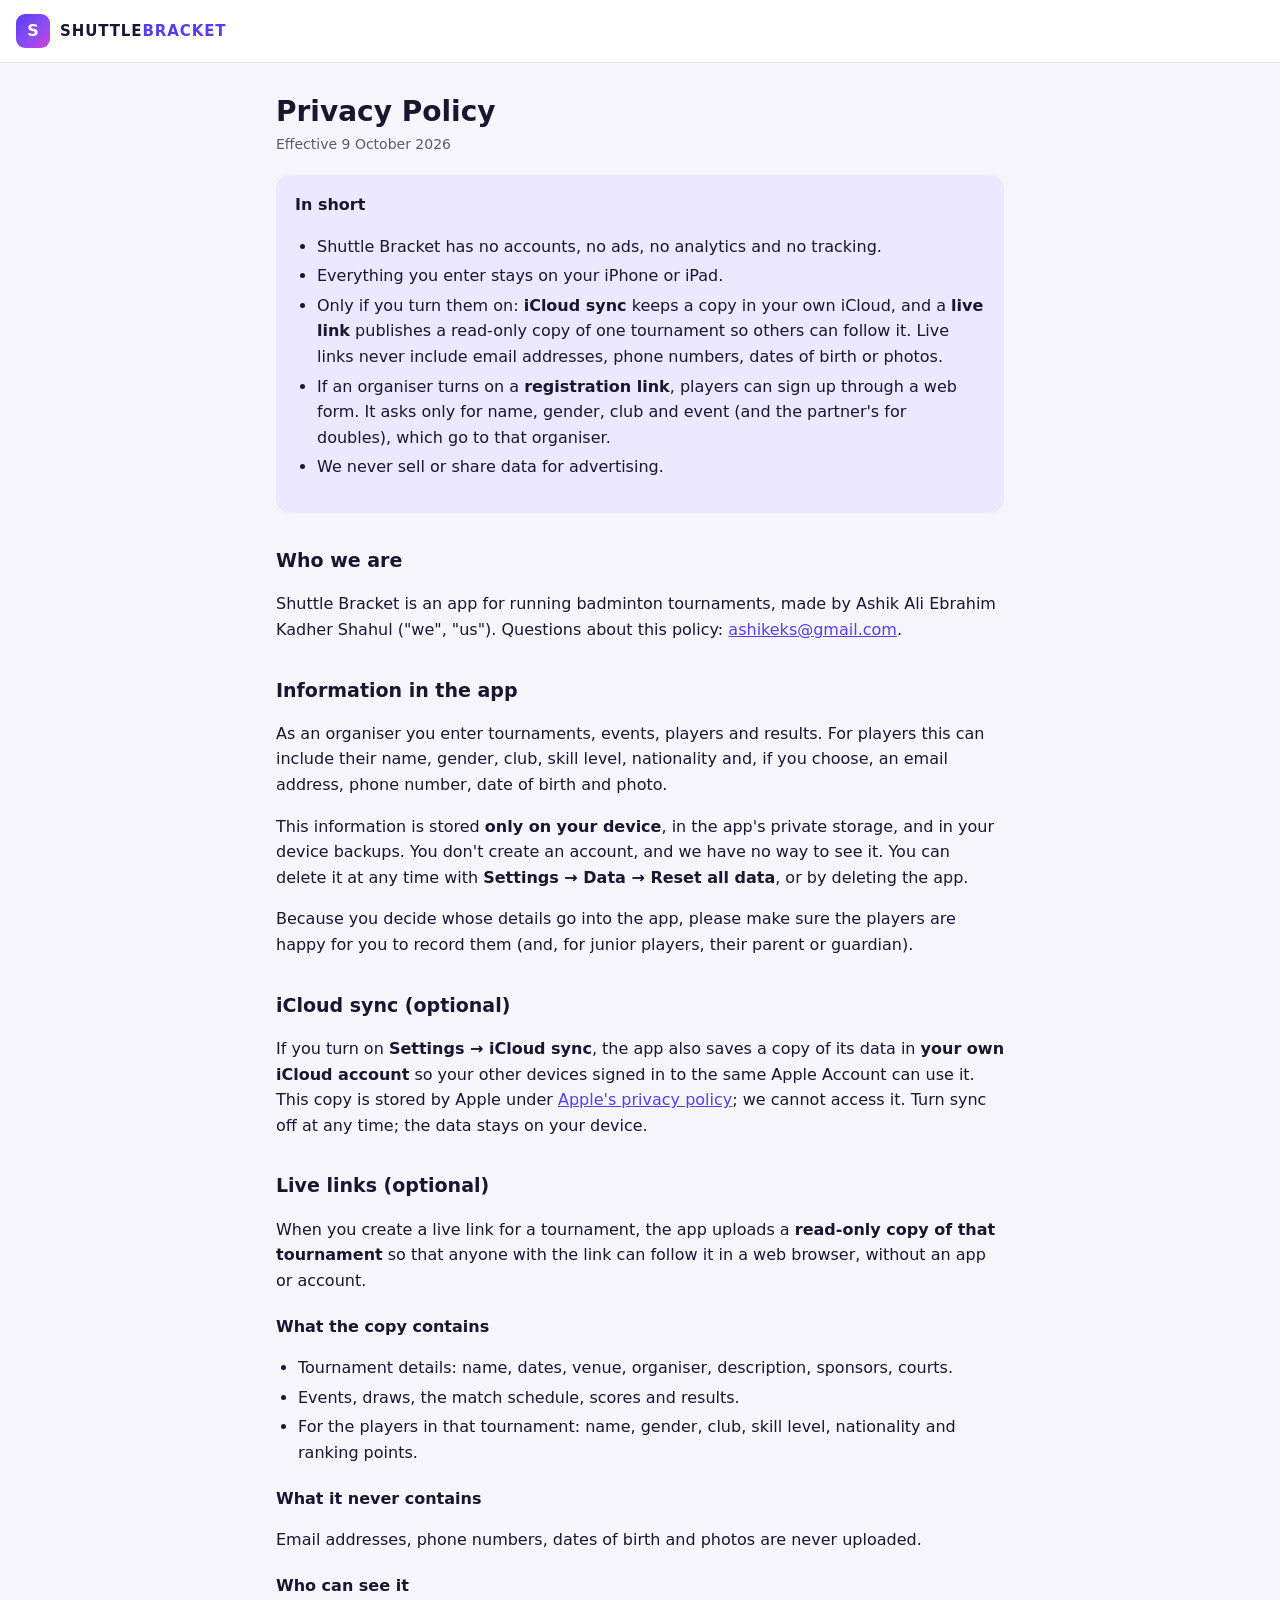
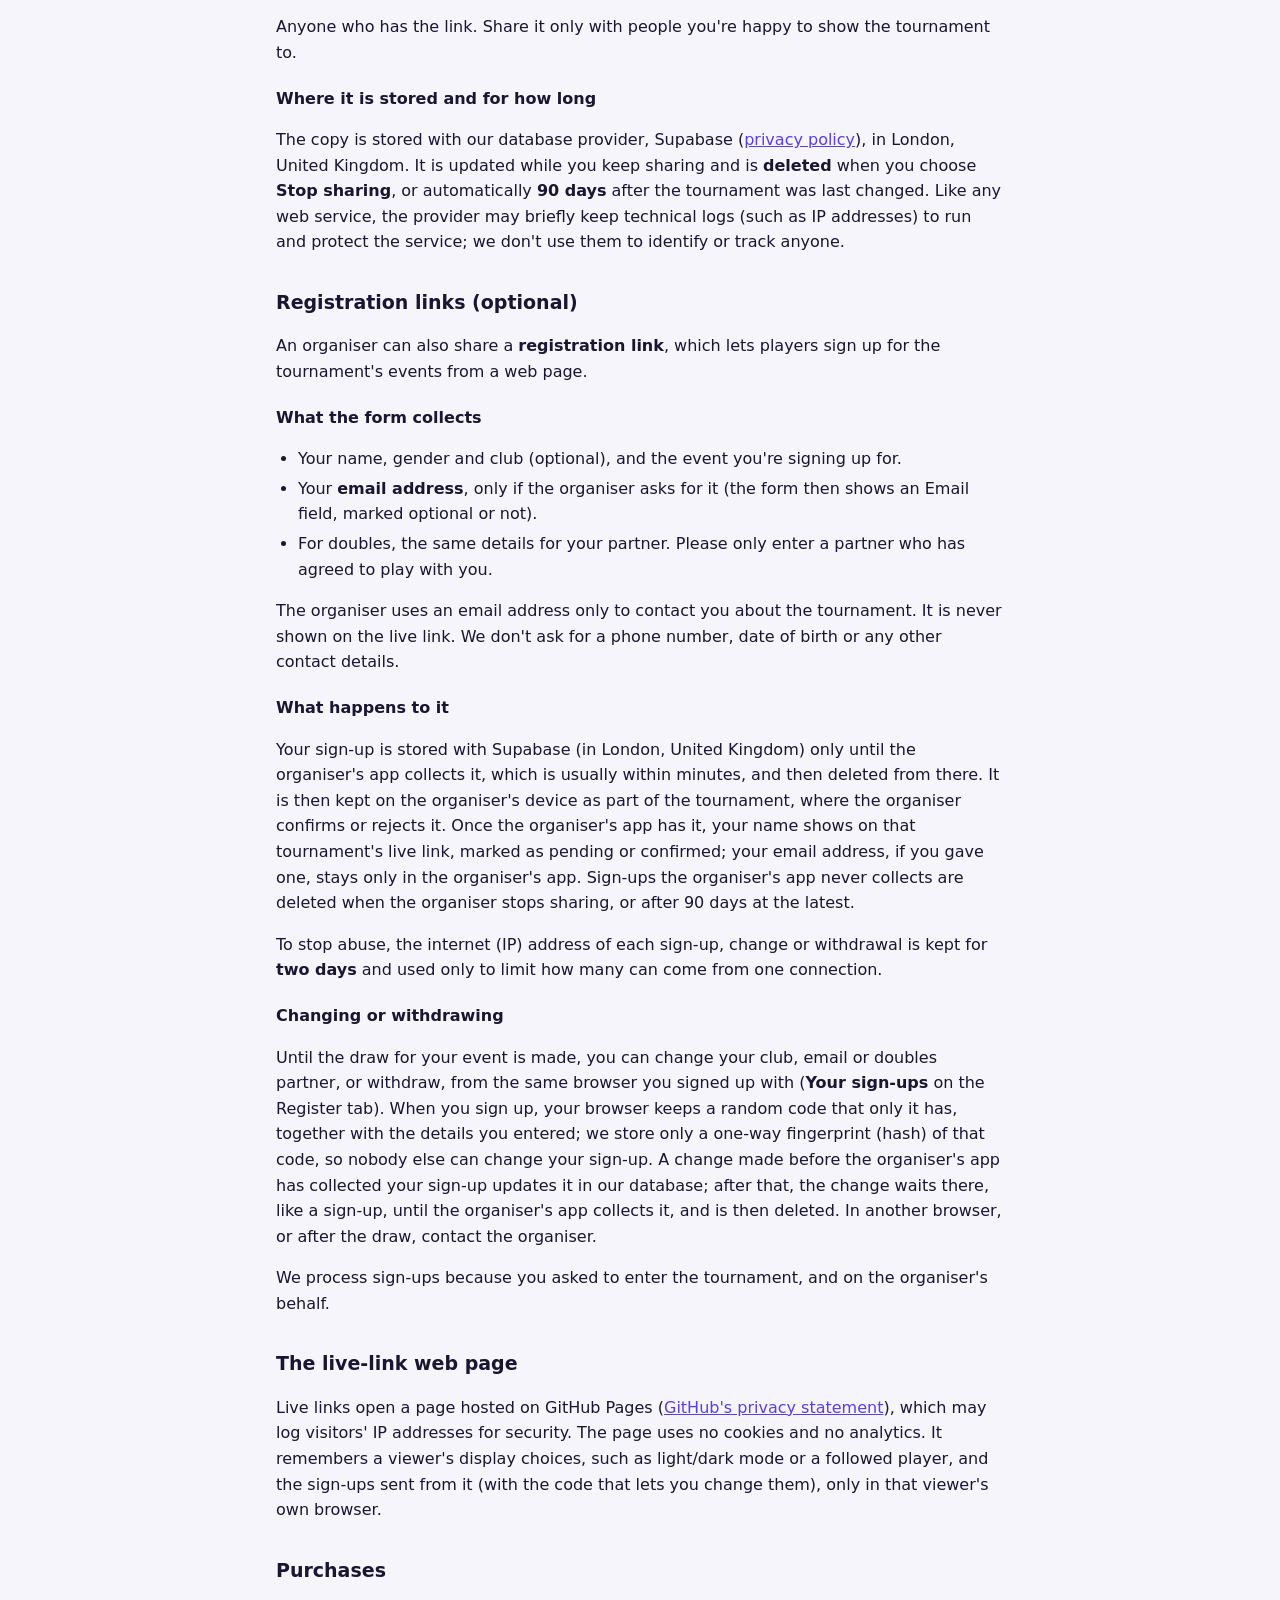
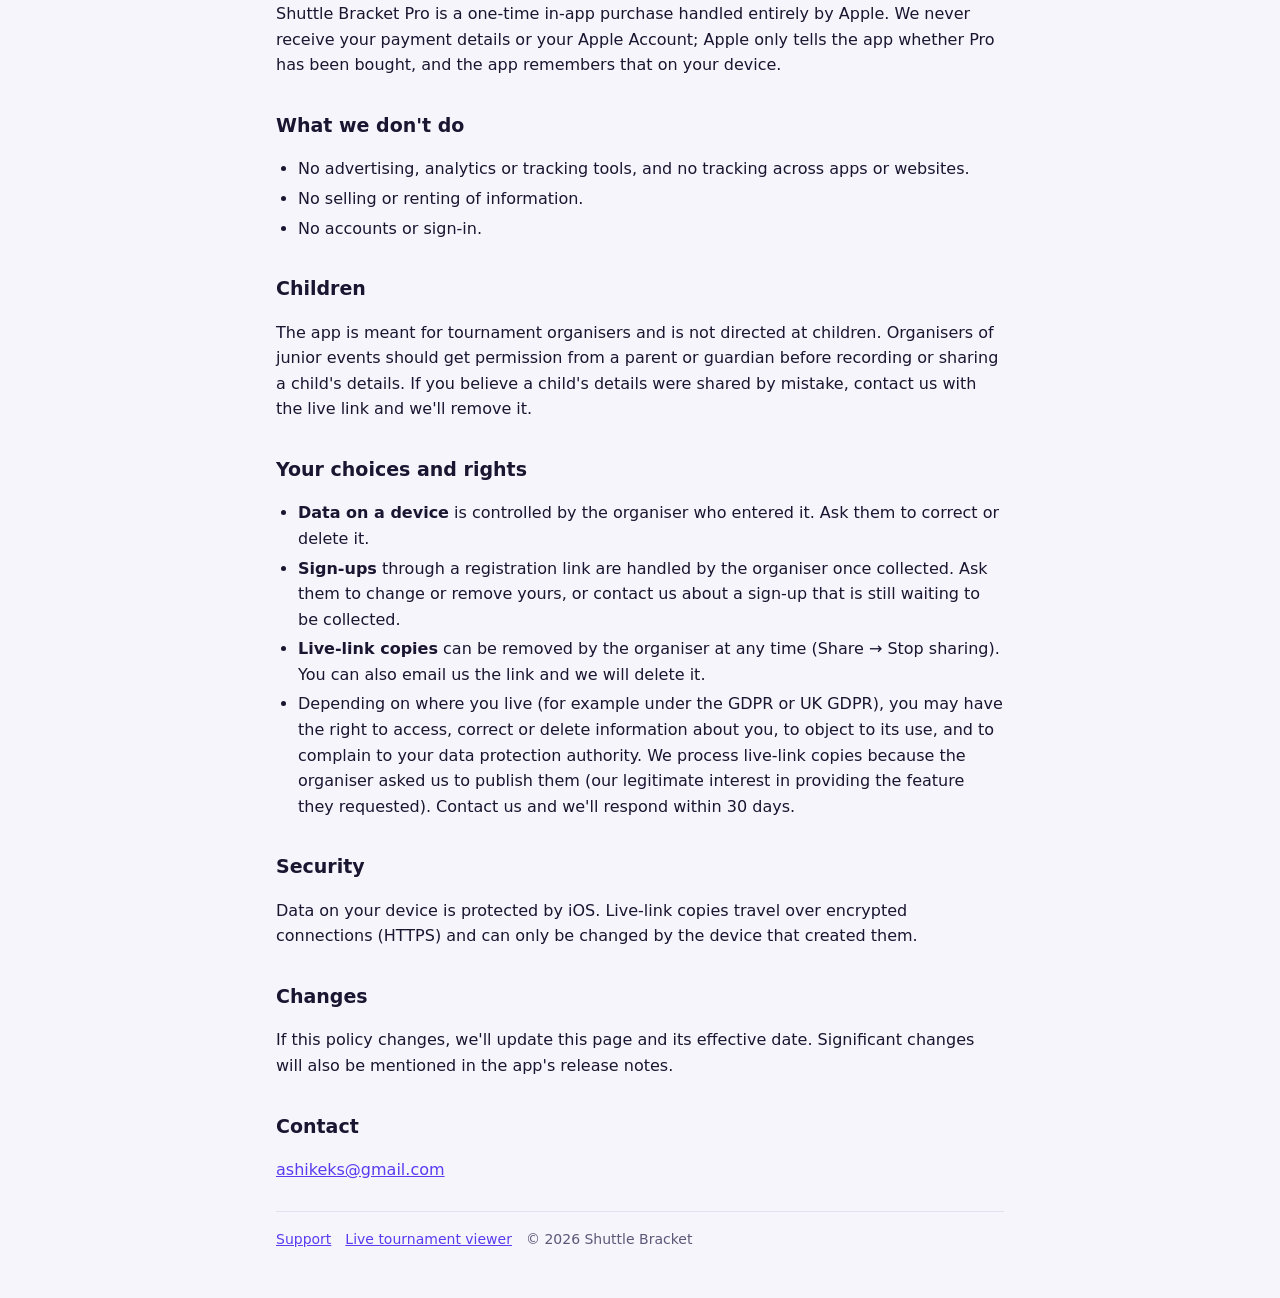
<file: privacy/index.html>
<!DOCTYPE html>
<html lang="en">
<head>
<meta charset="UTF-8">
<meta name="viewport" content="width=device-width, initial-scale=1">
<title>Privacy Policy · Shuttle Bracket</title>
<meta name="description" content="How Shuttle Bracket handles tournament and player information.">
<link rel="stylesheet" href="../legal.css">
</head>
<body>
<header><div class="mark" aria-hidden="true">S</div><div class="brand">Shuttle<span>Bracket</span></div></header>
<main>
<h1>Privacy Policy</h1>
<p class="meta">Effective 9 October 2026</p>

<div class="card key">
<strong>In short</strong>
<ul>
<li>Shuttle Bracket has no accounts, no ads, no analytics and no tracking.</li>
<li>Everything you enter stays on your iPhone or iPad.</li>
<li>Only if you turn them on: <b>iCloud sync</b> keeps a copy in your own iCloud, and a <b>live link</b> publishes a read-only copy of one tournament so others can follow it. Live links never include email addresses, phone numbers, dates of birth or photos.</li>
<li>If an organiser turns on a <b>registration link</b>, players can sign up through a web form. It asks only for name, gender, club and event (and the partner's for doubles), which go to that organiser.</li>
<li>We never sell or share data for advertising.</li>
</ul>
</div>

<h2>Who we are</h2>
<p>Shuttle Bracket is an app for running badminton tournaments, made by Ashik Ali Ebrahim Kadher Shahul ("we", "us"). Questions about this policy: <a href="mailto:ashikeks@gmail.com">ashikeks@gmail.com</a>.</p>

<h2>Information in the app</h2>
<p>As an organiser you enter tournaments, events, players and results. For players this can include their name, gender, club, skill level, nationality and, if you choose, an email address, phone number, date of birth and photo.</p>
<p>This information is stored <b>only on your device</b>, in the app's private storage, and in your device backups. You don't create an account, and we have no way to see it. You can delete it at any time with <b>Settings → Data → Reset all data</b>, or by deleting the app.</p>
<p>Because you decide whose details go into the app, please make sure the players are happy for you to record them (and, for junior players, their parent or guardian).</p>

<h2>iCloud sync (optional)</h2>
<p>If you turn on <b>Settings → iCloud sync</b>, the app also saves a copy of its data in <b>your own iCloud account</b> so your other devices signed in to the same Apple Account can use it. This copy is stored by Apple under <a href="https://www.apple.com/legal/privacy/">Apple's privacy policy</a>; we cannot access it. Turn sync off at any time; the data stays on your device.</p>

<h2>Live links (optional)</h2>
<p>When you create a live link for a tournament, the app uploads a <b>read-only copy of that tournament</b> so that anyone with the link can follow it in a web browser, without an app or account.</p>
<h3>What the copy contains</h3>
<ul>
<li>Tournament details: name, dates, venue, organiser, description, sponsors, courts.</li>
<li>Events, draws, the match schedule, scores and results.</li>
<li>For the players in that tournament: name, gender, club, skill level, nationality and ranking points.</li>
</ul>
<h3>What it never contains</h3>
<p>Email addresses, phone numbers, dates of birth and photos are never uploaded.</p>
<h3>Who can see it</h3>
<p>Anyone who has the link. Share it only with people you're happy to show the tournament to.</p>
<h3>Where it is stored and for how long</h3>
<p>The copy is stored with our database provider, Supabase (<a href="https://supabase.com/privacy">privacy policy</a>), in London, United Kingdom. It is updated while you keep sharing and is <b>deleted</b> when you choose <b>Stop sharing</b>, or automatically <b>90 days</b> after the tournament was last changed. Like any web service, the provider may briefly keep technical logs (such as IP addresses) to run and protect the service; we don't use them to identify or track anyone.</p>

<h2>Registration links (optional)</h2>
<p>An organiser can also share a <b>registration link</b>, which lets players sign up for the tournament's events from a web page.</p>
<h3>What the form collects</h3>
<ul>
<li>Your name, gender and club (optional), and the event you're signing up for.</li>
<li>Your <b>email address</b>, only if the organiser asks for it (the form then shows an Email field, marked optional or not).</li>
<li>For doubles, the same details for your partner. Please only enter a partner who has agreed to play with you.</li>
</ul>
<p>The organiser uses an email address only to contact you about the tournament. It is never shown on the live link. We don't ask for a phone number, date of birth or any other contact details.</p>
<h3>What happens to it</h3>
<p>Your sign-up is stored with Supabase (in London, United Kingdom) only until the organiser's app collects it, which is usually within minutes, and then deleted from there. It is then kept on the organiser's device as part of the tournament, where the organiser confirms or rejects it. Once the organiser's app has it, your name shows on that tournament's live link, marked as pending or confirmed; your email address, if you gave one, stays only in the organiser's app. Sign-ups the organiser's app never collects are deleted when the organiser stops sharing, or after 90 days at the latest.</p>
<p>To stop abuse, the internet (IP) address of each sign-up, change or withdrawal is kept for <b>two days</b> and used only to limit how many can come from one connection.</p>
<h3>Changing or withdrawing</h3>
<p>Until the draw for your event is made, you can change your club, email or doubles partner, or withdraw, from the same browser you signed up with (<b>Your sign-ups</b> on the Register tab). When you sign up, your browser keeps a random code that only it has, together with the details you entered; we store only a one-way fingerprint (hash) of that code, so nobody else can change your sign-up. A change made before the organiser's app has collected your sign-up updates it in our database; after that, the change waits there, like a sign-up, until the organiser's app collects it, and is then deleted. In another browser, or after the draw, contact the organiser.</p>
<p>We process sign-ups because you asked to enter the tournament, and on the organiser's behalf.</p>

<h2>The live-link web page</h2>
<p>Live links open a page hosted on GitHub Pages (<a href="https://docs.github.com/en/site-policy/privacy-policies/github-general-privacy-statement">GitHub's privacy statement</a>), which may log visitors' IP addresses for security. The page uses no cookies and no analytics. It remembers a viewer's display choices, such as light/dark mode or a followed player, and the sign-ups sent from it (with the code that lets you change them), only in that viewer's own browser.</p>

<h2>Purchases</h2>
<p>Shuttle Bracket Pro is a one-time in-app purchase handled entirely by Apple. We never receive your payment details or your Apple Account; Apple only tells the app whether Pro has been bought, and the app remembers that on your device.</p>

<h2>What we don't do</h2>
<ul>
<li>No advertising, analytics or tracking tools, and no tracking across apps or websites.</li>
<li>No selling or renting of information.</li>
<li>No accounts or sign-in.</li>
</ul>

<h2>Children</h2>
<p>The app is meant for tournament organisers and is not directed at children. Organisers of junior events should get permission from a parent or guardian before recording or sharing a child's details. If you believe a child's details were shared by mistake, contact us with the live link and we'll remove it.</p>

<h2>Your choices and rights</h2>
<ul>
<li><b>Data on a device</b> is controlled by the organiser who entered it. Ask them to correct or delete it.</li>
<li><b>Sign-ups</b> through a registration link are handled by the organiser once collected. Ask them to change or remove yours, or contact us about a sign-up that is still waiting to be collected.</li>
<li><b>Live-link copies</b> can be removed by the organiser at any time (Share → Stop sharing). You can also email us the link and we will delete it.</li>
<li>Depending on where you live (for example under the GDPR or UK GDPR), you may have the right to access, correct or delete information about you, to object to its use, and to complain to your data protection authority. We process live-link copies because the organiser asked us to publish them (our legitimate interest in providing the feature they requested). Contact us and we'll respond within 30 days.</li>
</ul>

<h2>Security</h2>
<p>Data on your device is protected by iOS. Live-link copies travel over encrypted connections (HTTPS) and can only be changed by the device that created them.</p>

<h2>Changes</h2>
<p>If this policy changes, we'll update this page and its effective date. Significant changes will also be mentioned in the app's release notes.</p>

<h2>Contact</h2>
<p><a href="mailto:ashikeks@gmail.com">ashikeks@gmail.com</a></p>

<nav class="links"><a href="../support/">Support</a><a href="../">Live tournament viewer</a><span>© 2026 Shuttle Bracket</span></nav>
</main>
</body>
</html>
</file>
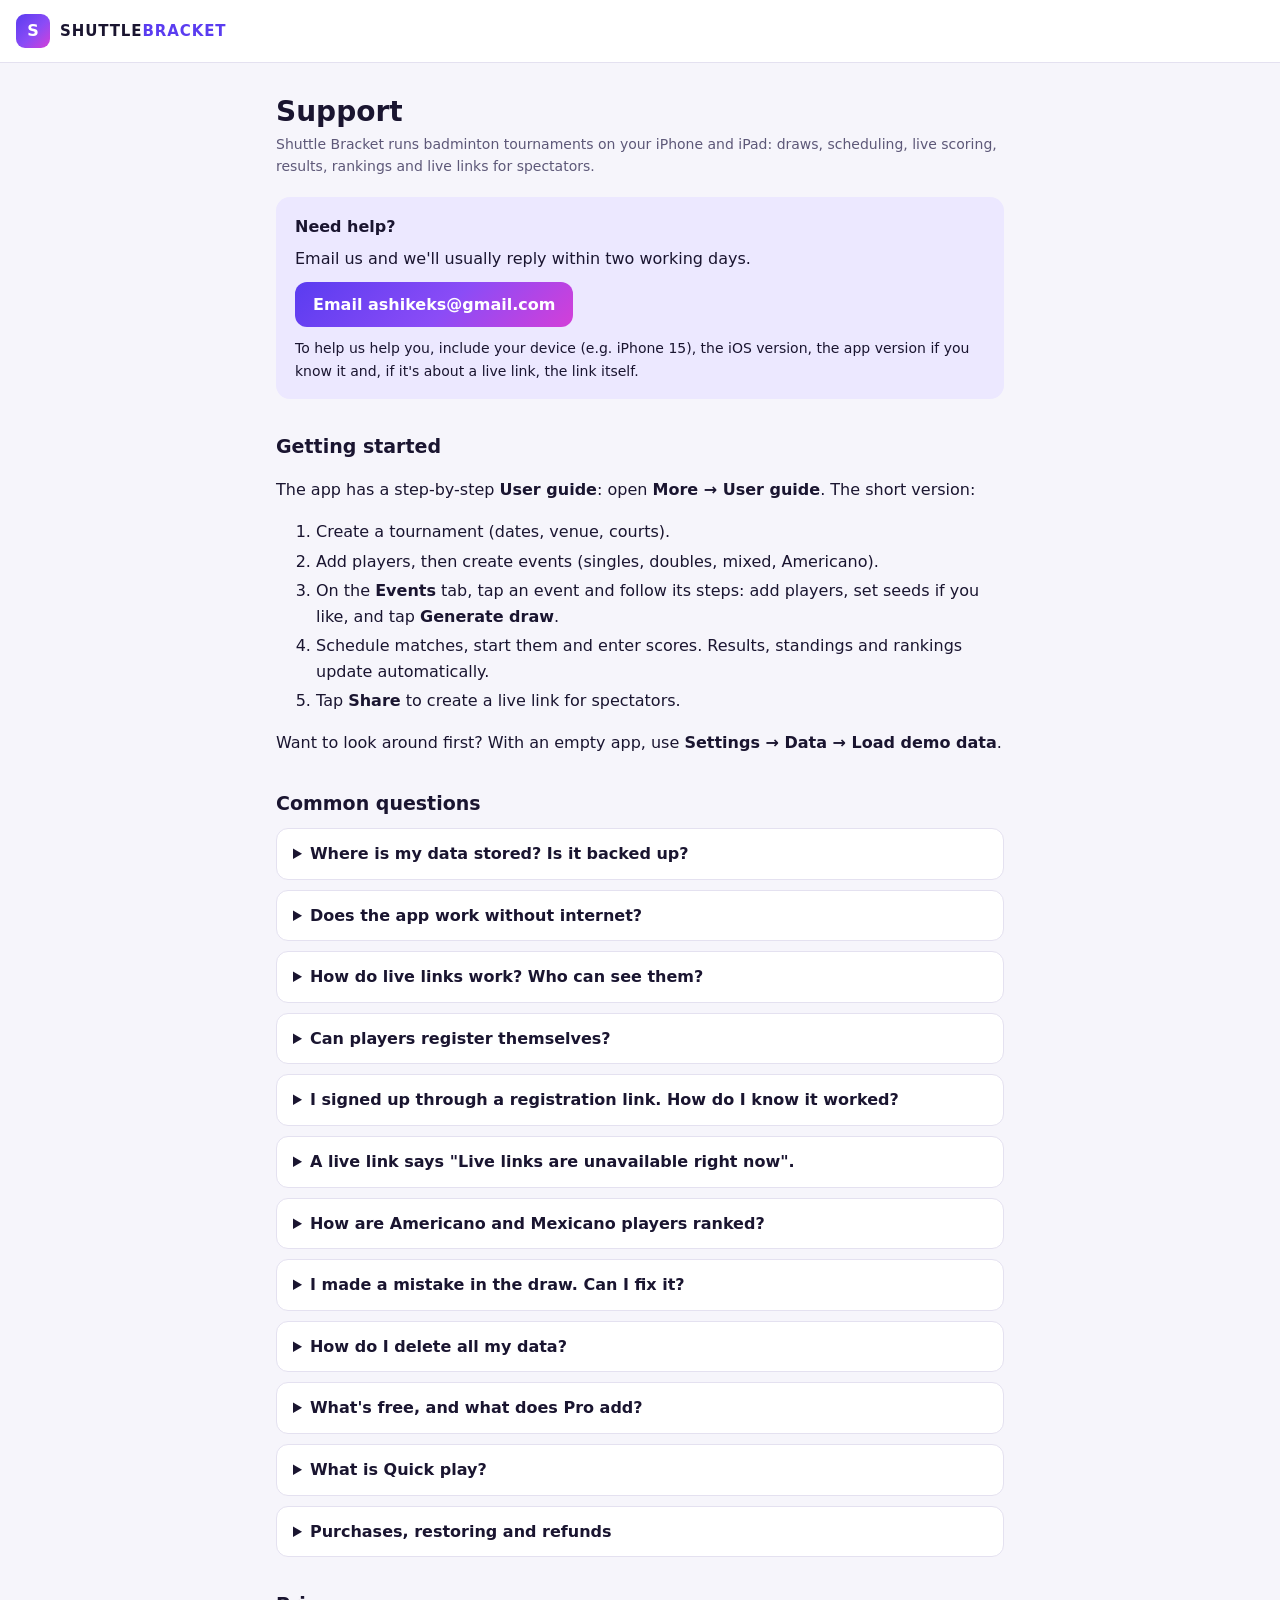
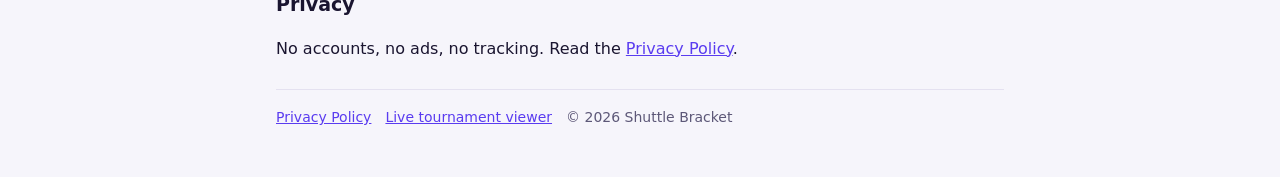
<file: support/index.html>
<!DOCTYPE html>
<html lang="en">
<head>
<meta charset="UTF-8">
<meta name="viewport" content="width=device-width, initial-scale=1">
<title>Support · Shuttle Bracket</title>
<meta name="description" content="Help and contact for the Shuttle Bracket tournament app.">
<link rel="stylesheet" href="../legal.css">
</head>
<body>
<header><div class="mark" aria-hidden="true">S</div><div class="brand">Shuttle<span>Bracket</span></div></header>
<main>
<h1>Support</h1>
<p class="meta">Shuttle Bracket runs badminton tournaments on your iPhone and iPad: draws, scheduling, live scoring, results, rankings and live links for spectators.</p>

<div class="card key">
<strong>Need help?</strong>
<p style="margin:6px 0 4px">Email us and we'll usually reply within two working days.</p>
<a class="btn" href="mailto:ashikeks@gmail.com?subject=Shuttle%20Bracket%20support">Email ashikeks@gmail.com</a>
<p style="margin:10px 0 0;font-size:14px">To help us help you, include your device (e.g. iPhone 15), the iOS version, the app version if you know it and, if it's about a live link, the link itself.</p>
</div>

<h2>Getting started</h2>
<p>The app has a step-by-step <b>User guide</b>: open <b>More → User guide</b>. The short version:</p>
<ol>
<li>Create a tournament (dates, venue, courts).</li>
<li>Add players, then create events (singles, doubles, mixed, Americano).</li>
<li>On the <b>Events</b> tab, tap an event and follow its steps: add players, set seeds if you like, and tap <b>Generate draw</b>.</li>
<li>Schedule matches, start them and enter scores. Results, standings and rankings update automatically.</li>
<li>Tap <b>Share</b> to create a live link for spectators.</li>
</ol>
<p>Want to look around first? With an empty app, use <b>Settings → Data → Load demo data</b>.</p>

<h2>Common questions</h2>
<details><summary>Where is my data stored? Is it backed up?</summary>
<p>On your device, and in your normal iPhone/iPad backups. Turn on <b>Settings → iCloud sync</b> to keep the same data on your other devices signed in to the same Apple Account.</p></details>
<details><summary>Does the app work without internet?</summary>
<p>Yes. Everything works offline. Only live links and iCloud sync need a connection, and they catch up when you're back online.</p></details>
<details><summary>How do live links work? Who can see them?</summary>
<p>A live link shows a read-only, auto-updating view of one tournament in any web browser. Anyone with the link can open it, so share it with the people you want. Email addresses, phone numbers, dates of birth and photos are never included. Stop sharing at any time from <b>Share → Stop sharing</b>; links are also removed 90 days after the tournament last changed.</p></details>
<details><summary>Can players register themselves?</summary>
<p>Yes. After creating the live link, tap <b>Turn on registration link</b> in the same <b>Share</b> pop-up and send that link or its QR code. Players pick an event and enter their name, gender and club (and their partner for doubles). The app collects sign-ups every minute while it's open and adds them as <b>pending</b>; confirm them in <b>Events</b> → the event → <b>Players</b>, one by one or with <b>Confirm all pending</b>. Sign-ups are accepted while the tournament's status is <i>Registration open</i>, before its deadline and before the event's draw is made.</p></details>
<details><summary>I signed up through a registration link. How do I know it worked?</summary>
<p>Open the same link again on the same phone. <b>Your sign-ups</b> shows <i>Sent</i>, then <i>Received</i> once the organiser's app has collected it, and <i>Confirmed</i> once the organiser confirms it. To change or withdraw a sign-up, contact the organiser.</p></details>
<details><summary>A live link says "Live links are unavailable right now".</summary>
<p>The live-link service couldn't be reached. Check your internet connection and try again in a few minutes. If it continues, email us.</p></details>
<details><summary>How are Americano and Mexicano players ranked?</summary>
<p>By matches won, then points. Each win also adds the match's points difference as a bonus (a 21–15 win adds 6). You can change both in <b>Edit event → Americano settings</b>.</p></details>
<details><summary>I made a mistake in the draw. Can I fix it?</summary>
<p>Yes. <b>Regenerate draw</b> lets you keep matches already played (round robin, group stage and Americano) and redraw the rest, or start again. You can also correct any score with <b>Edit score</b>.</p></details>
<details><summary>How do I delete all my data?</summary>
<p><b>Settings → Data → Reset all data</b> deletes everything on that device. If iCloud sync is on, turn it off first on devices where you want to keep the data. Live-link copies are removed when you stop sharing.</p></details>
<details><summary>What's free, and what does Pro add?</summary>
<p>Free: one tournament at a time, up to 16 players or pairs per event, single elimination and round robin draws, scheduling, court hours and live scoring. <b>Shuttle Bracket Pro</b> is a one-time purchase (no subscription) that adds live and registration links, iCloud sync, unlimited tournaments, groups + knockout with a Plate, double elimination, Americano and Mexicano, Quick play, bigger events, exports, printing and rankings.</p></details>
<details><summary>What is Quick play?</summary>
<p>An Americano or Mexicano without setting up a tournament (Pro): on Home tap <b>Quick play</b>, add the players, choose the format and points per game, and start. Quick play games don't count towards rankings.</p></details>
<details><summary>Purchases, restoring and refunds</summary>
<p>Pro is handled by Apple and tied to your Apple Account, so it carries over to your other iPhones and iPads signed in with the same account: tap <b>Restore purchase</b> in More → Settings → Shuttle Bracket Pro (or on the upgrade sheet). For refunds, see <a href="https://reportaproblem.apple.com">reportaproblem.apple.com</a>.</p></details>

<h2>Privacy</h2>
<p>No accounts, no ads, no tracking. Read the <a href="../privacy/">Privacy Policy</a>.</p>

<nav class="links"><a href="../privacy/">Privacy Policy</a><a href="../">Live tournament viewer</a><span>© 2026 Shuttle Bracket</span></nav>
</main>
</body>
</html>
</file>
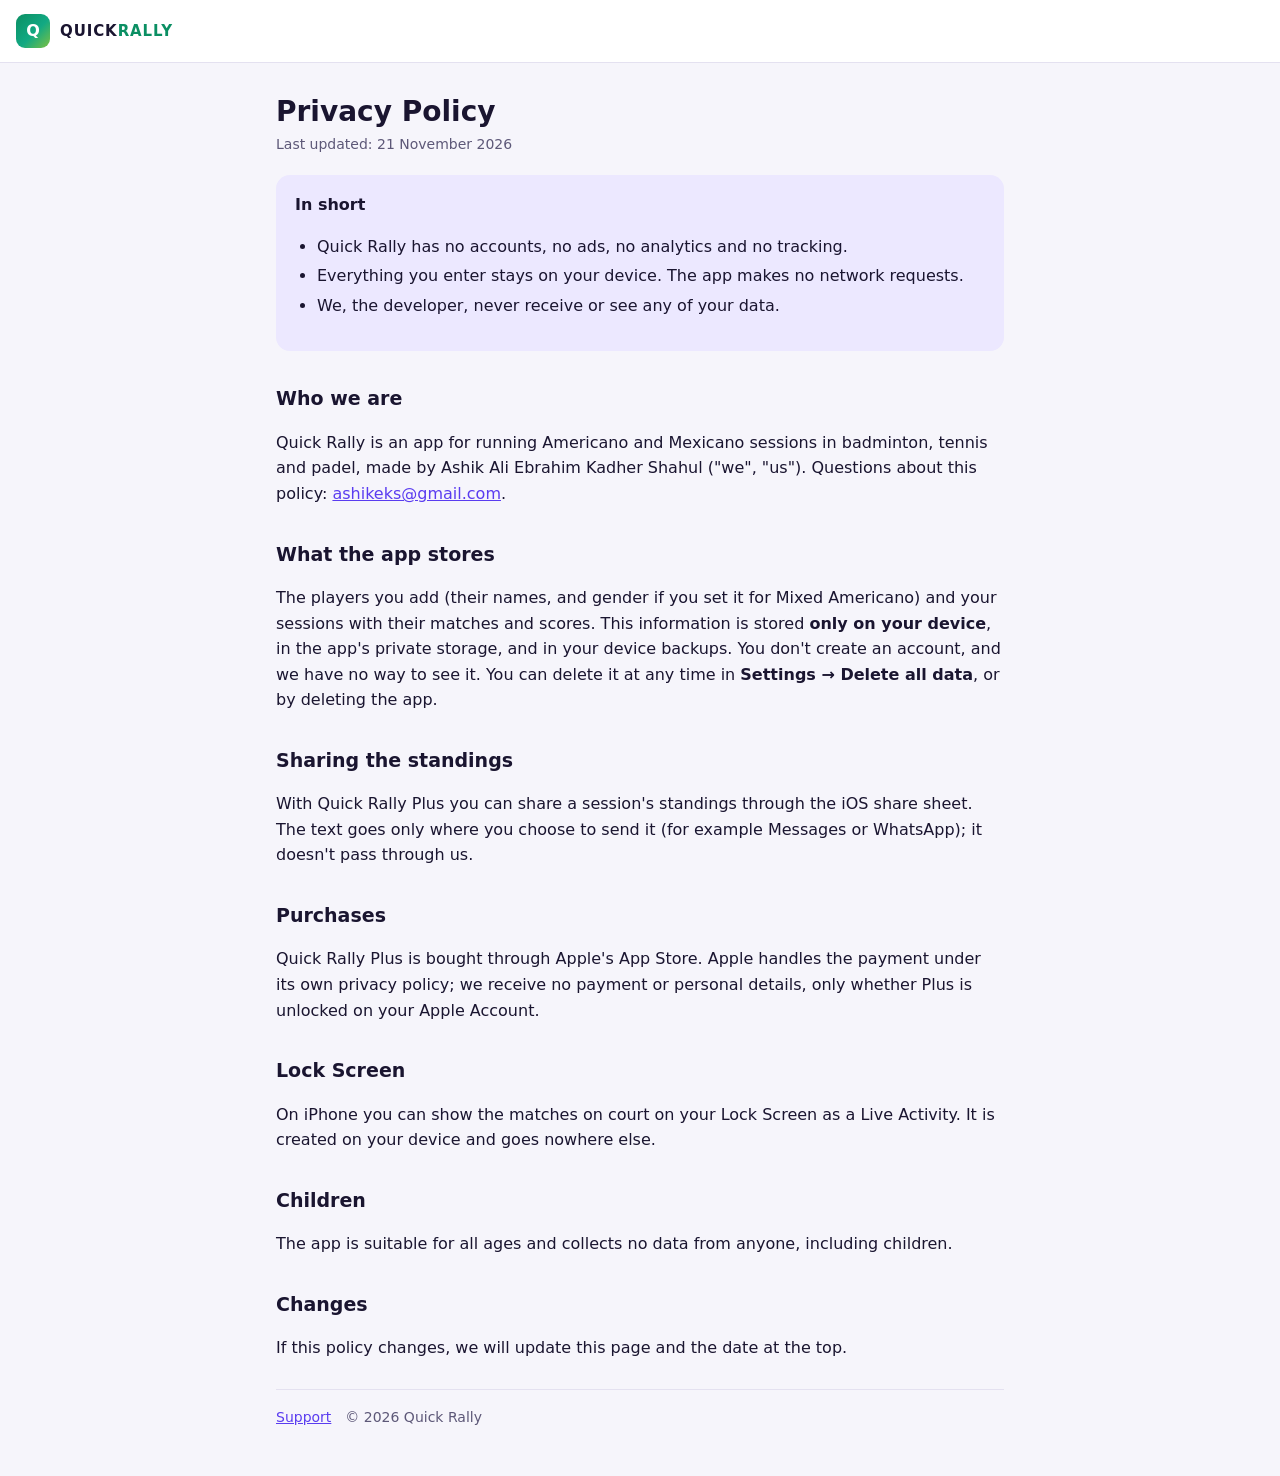
<file: quick-rally/privacy/index.html>
<!DOCTYPE html>
<html lang="en">
<head>
<meta charset="UTF-8">
<meta name="viewport" content="width=device-width, initial-scale=1">
<title>Privacy Policy · Quick Rally</title>
<meta name="description" content="Privacy policy of the Quick Rally app.">
<link rel="stylesheet" href="../../legal.css">
<style>.mark{ background:linear-gradient(135deg,#0b8f63,#12a983 55%,#7cc142); } .brand span{ color:#0b8f63; }</style>
</head>
<body>
<header><div class="mark" aria-hidden="true">Q</div><div class="brand">Quick<span>Rally</span></div></header>
<main>
<h1>Privacy Policy</h1>
<p class="meta">Last updated: 21 November 2026</p>

<div class="card key">
<strong>In short</strong>
<ul>
<li>Quick Rally has no accounts, no ads, no analytics and no tracking.</li>
<li>Everything you enter stays on your device. The app makes no network requests.</li>
<li>We, the developer, never receive or see any of your data.</li>
</ul>
</div>

<h2>Who we are</h2>
<p>Quick Rally is an app for running Americano and Mexicano sessions in badminton, tennis and padel, made by Ashik Ali Ebrahim Kadher Shahul ("we", "us"). Questions about this policy: <a href="mailto:ashikeks@gmail.com?subject=Quick%20Rally%20privacy">ashikeks@gmail.com</a>.</p>

<h2>What the app stores</h2>
<p>The players you add (their names, and gender if you set it for Mixed Americano) and your sessions with their matches and scores. This information is stored <b>only on your device</b>, in the app's private storage, and in your device backups. You don't create an account, and we have no way to see it. You can delete it at any time in <b>Settings → Delete all data</b>, or by deleting the app.</p>

<h2>Sharing the standings</h2>
<p>With Quick Rally Plus you can share a session's standings through the iOS share sheet. The text goes only where you choose to send it (for example Messages or WhatsApp); it doesn't pass through us.</p>

<h2>Purchases</h2>
<p>Quick Rally Plus is bought through Apple's App Store. Apple handles the payment under its own privacy policy; we receive no payment or personal details, only whether Plus is unlocked on your Apple Account.</p>

<h2>Lock Screen</h2>
<p>On iPhone you can show the matches on court on your Lock Screen as a Live Activity. It is created on your device and goes nowhere else.</p>

<h2>Children</h2>
<p>The app is suitable for all ages and collects no data from anyone, including children.</p>

<h2>Changes</h2>
<p>If this policy changes, we will update this page and the date at the top.</p>
<nav class="links"><a href="../support/">Support</a><span>© 2026 Quick Rally</span></nav>
</main>
</body>
</html>
</file>
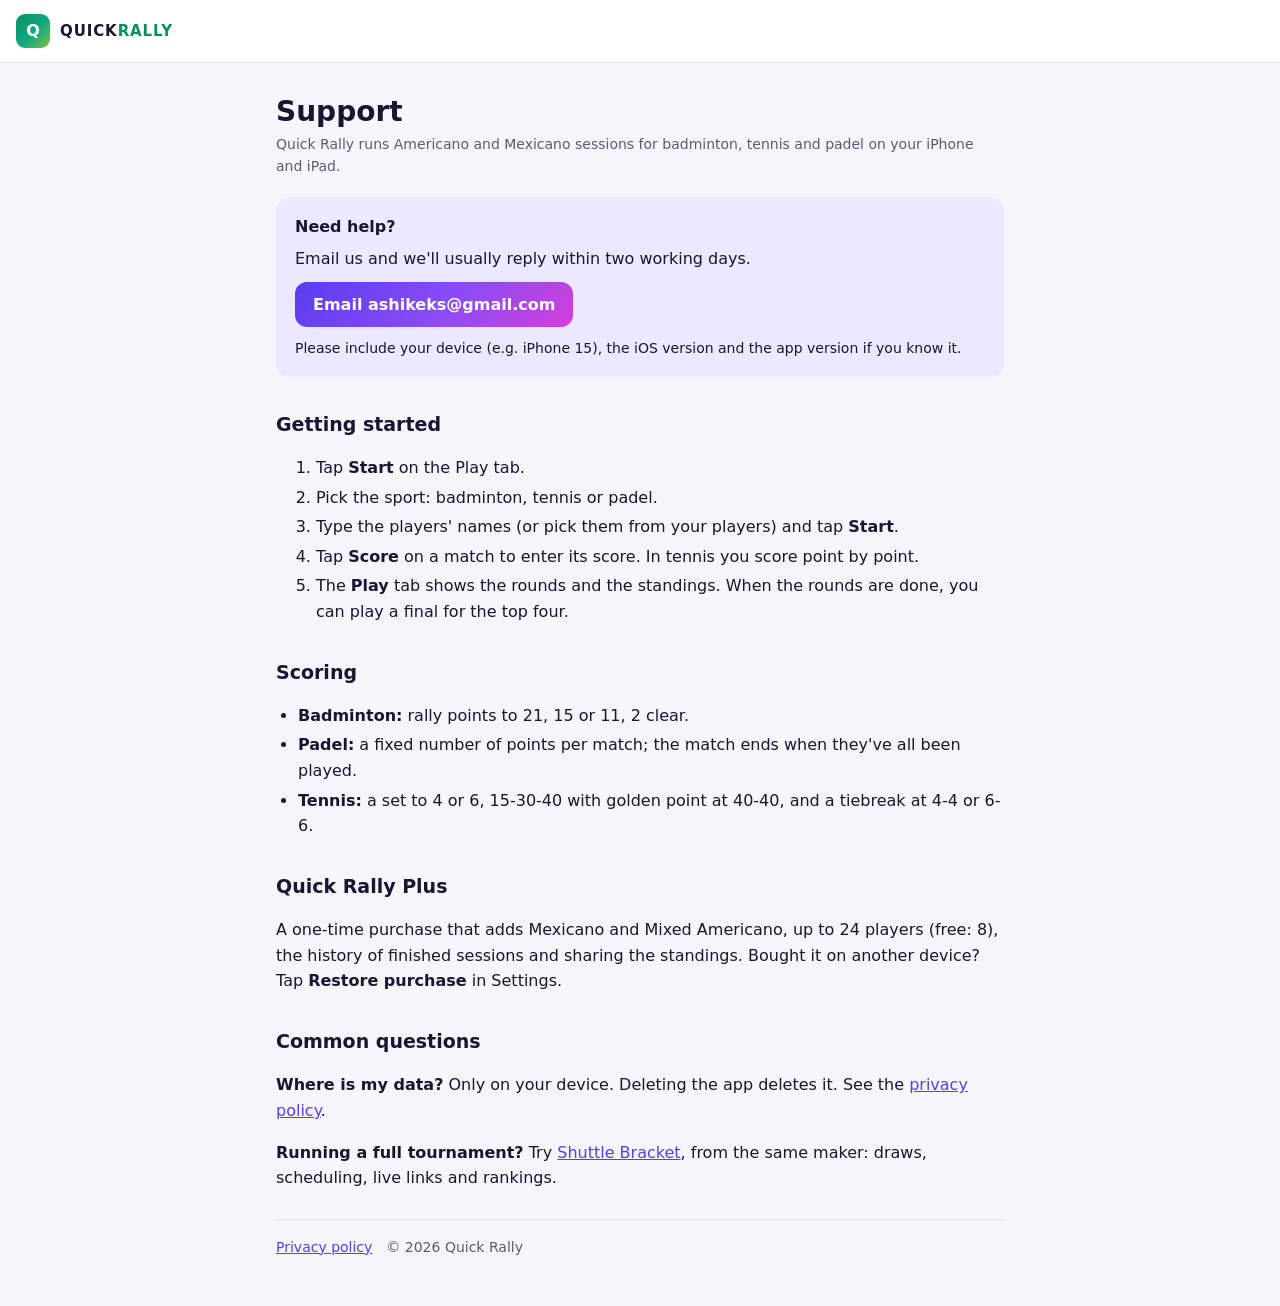
<file: quick-rally/support/index.html>
<!DOCTYPE html>
<html lang="en">
<head>
<meta charset="UTF-8">
<meta name="viewport" content="width=device-width, initial-scale=1">
<title>Support · Quick Rally</title>
<meta name="description" content="Help and contact for the Quick Rally app.">
<link rel="stylesheet" href="../../legal.css">
<style>.mark{ background:linear-gradient(135deg,#0b8f63,#12a983 55%,#7cc142); } .brand span{ color:#0b8f63; }</style>
</head>
<body>
<header><div class="mark" aria-hidden="true">Q</div><div class="brand">Quick<span>Rally</span></div></header>
<main>
<h1>Support</h1>
<p class="meta">Quick Rally runs Americano and Mexicano sessions for badminton, tennis and padel on your iPhone and iPad.</p>

<div class="card key">
<strong>Need help?</strong>
<p style="margin:6px 0 4px">Email us and we'll usually reply within two working days.</p>
<a class="btn" href="mailto:ashikeks@gmail.com?subject=Quick%20Rally%20support">Email ashikeks@gmail.com</a>
<p style="margin:10px 0 0;font-size:14px">Please include your device (e.g. iPhone 15), the iOS version and the app version if you know it.</p>
</div>

<h2>Getting started</h2>
<ol>
<li>Tap <b>Start</b> on the Play tab.</li>
<li>Pick the sport: badminton, tennis or padel.</li>
<li>Type the players' names (or pick them from your players) and tap <b>Start</b>.</li>
<li>Tap <b>Score</b> on a match to enter its score. In tennis you score point by point.</li>
<li>The <b>Play</b> tab shows the rounds and the standings. When the rounds are done, you can play a final for the top four.</li>
</ol>

<h2>Scoring</h2>
<ul>
<li><b>Badminton:</b> rally points to 21, 15 or 11, 2 clear.</li>
<li><b>Padel:</b> a fixed number of points per match; the match ends when they've all been played.</li>
<li><b>Tennis:</b> a set to 4 or 6, 15-30-40 with golden point at 40-40, and a tiebreak at 4-4 or 6-6.</li>
</ul>

<h2>Quick Rally Plus</h2>
<p>A one-time purchase that adds Mexicano and Mixed Americano, up to 24 players (free: 8), the history of finished sessions and sharing the standings. Bought it on another device? Tap <b>Restore purchase</b> in Settings.</p>

<h2>Common questions</h2>
<p><b>Where is my data?</b> Only on your device. Deleting the app deletes it. See the <a href="../privacy/">privacy policy</a>.</p>
<p><b>Running a full tournament?</b> Try <a href="../../support/">Shuttle Bracket</a>, from the same maker: draws, scheduling, live links and rankings.</p>
<nav class="links"><a href="../privacy/">Privacy policy</a><span>© 2026 Quick Rally</span></nav>
</main>
</body>
</html>
</file>
<file: legal.css>
:root{ --bg:#f6f5fb; --surface:#fff; --ink:#1a1530; --muted:#5d5878; --border:#e4e1f0; --court:#5a3cf0; --court-soft:#ece8ff; }
@media (prefers-color-scheme: dark){ :root{ --bg:#0d0b1a; --surface:#16132a; --ink:#ece9ff; --muted:#a39dc4; --border:#2a2548; --court:#8f7dff; --court-soft:#241e4a; } }
*{ box-sizing:border-box; }
body{ margin:0; background:var(--bg); color:var(--ink); font:16px/1.6 -apple-system,system-ui,"Segoe UI",Roboto,sans-serif; -webkit-text-size-adjust:100%; }
header{ display:flex; align-items:center; gap:10px; padding:14px 16px; border-bottom:1px solid var(--border); background:var(--surface); }
.mark{ width:34px; height:34px; border-radius:9px; background:linear-gradient(135deg,#5a3cf0,#8b4cf6 55%,#d43fd8); display:grid; place-items:center; color:#fff; font-weight:900; }
.brand{ font-weight:900; letter-spacing:.06em; text-transform:uppercase; font-size:15px; }
.brand span{ color:var(--court); }
main{ max-width:760px; margin:0 auto; padding:24px 16px 48px; }
h1{ font-size:28px; line-height:1.2; margin:8px 0 4px; }
h2{ font-size:19px; margin:32px 0 8px; }
h3{ font-size:16px; margin:20px 0 4px; }
.meta{ color:var(--muted); font-size:14px; margin:0 0 20px; }
.card{ background:var(--surface); border:1px solid var(--border); border-radius:14px; padding:16px 18px; margin:16px 0; }
.card.key{ background:var(--court-soft); border-color:transparent; }
ul{ padding-left:22px; } li{ margin:4px 0; }
a{ color:var(--court); }
nav.links{ display:flex; flex-wrap:wrap; gap:6px 14px; font-size:14px; margin-top:28px; padding-top:16px; border-top:1px solid var(--border); color:var(--muted); }
details{ background:var(--surface); border:1px solid var(--border); border-radius:12px; padding:12px 16px; margin:10px 0; }
summary{ font-weight:700; cursor:pointer; }
.btn{ display:inline-block; background:linear-gradient(135deg,#5a3cf0,#8b4cf6 55%,#d43fd8); color:#fff; text-decoration:none; font-weight:700; padding:10px 18px; border-radius:12px; margin-top:6px; }
</file>
